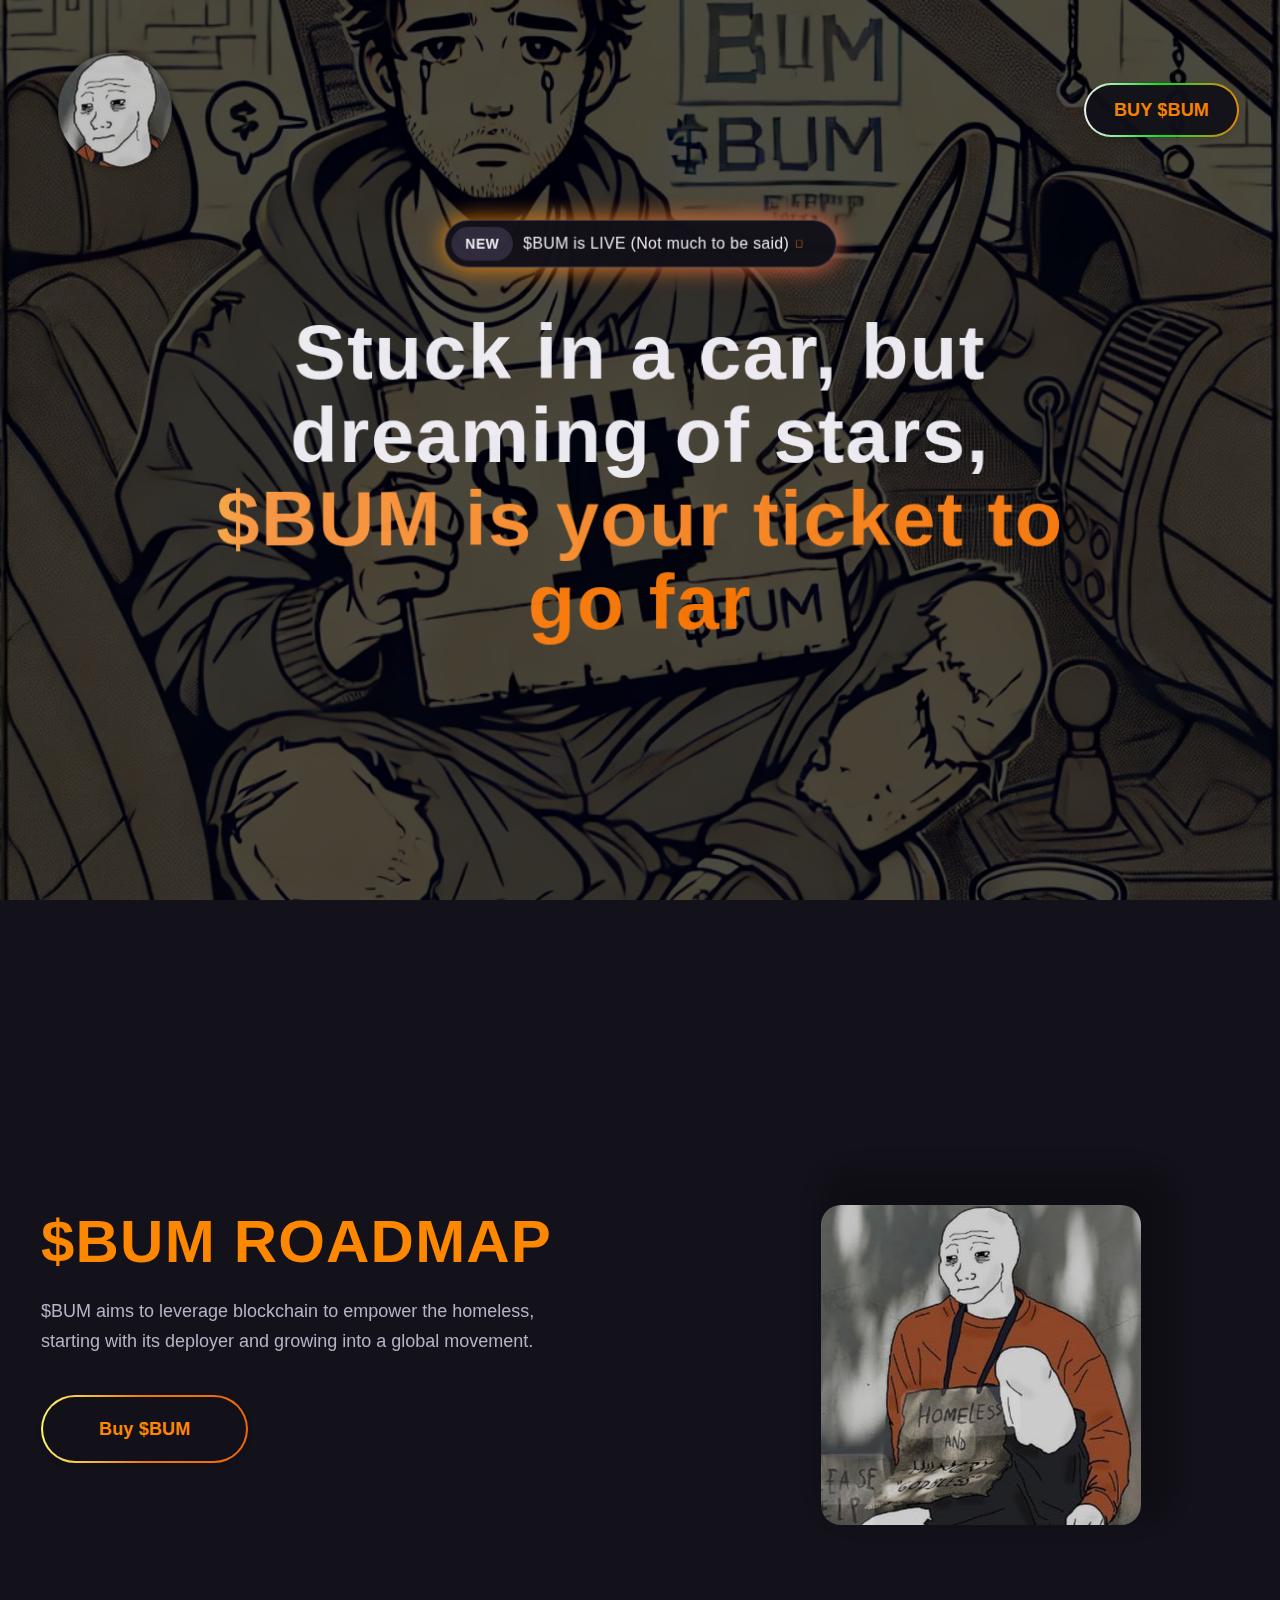
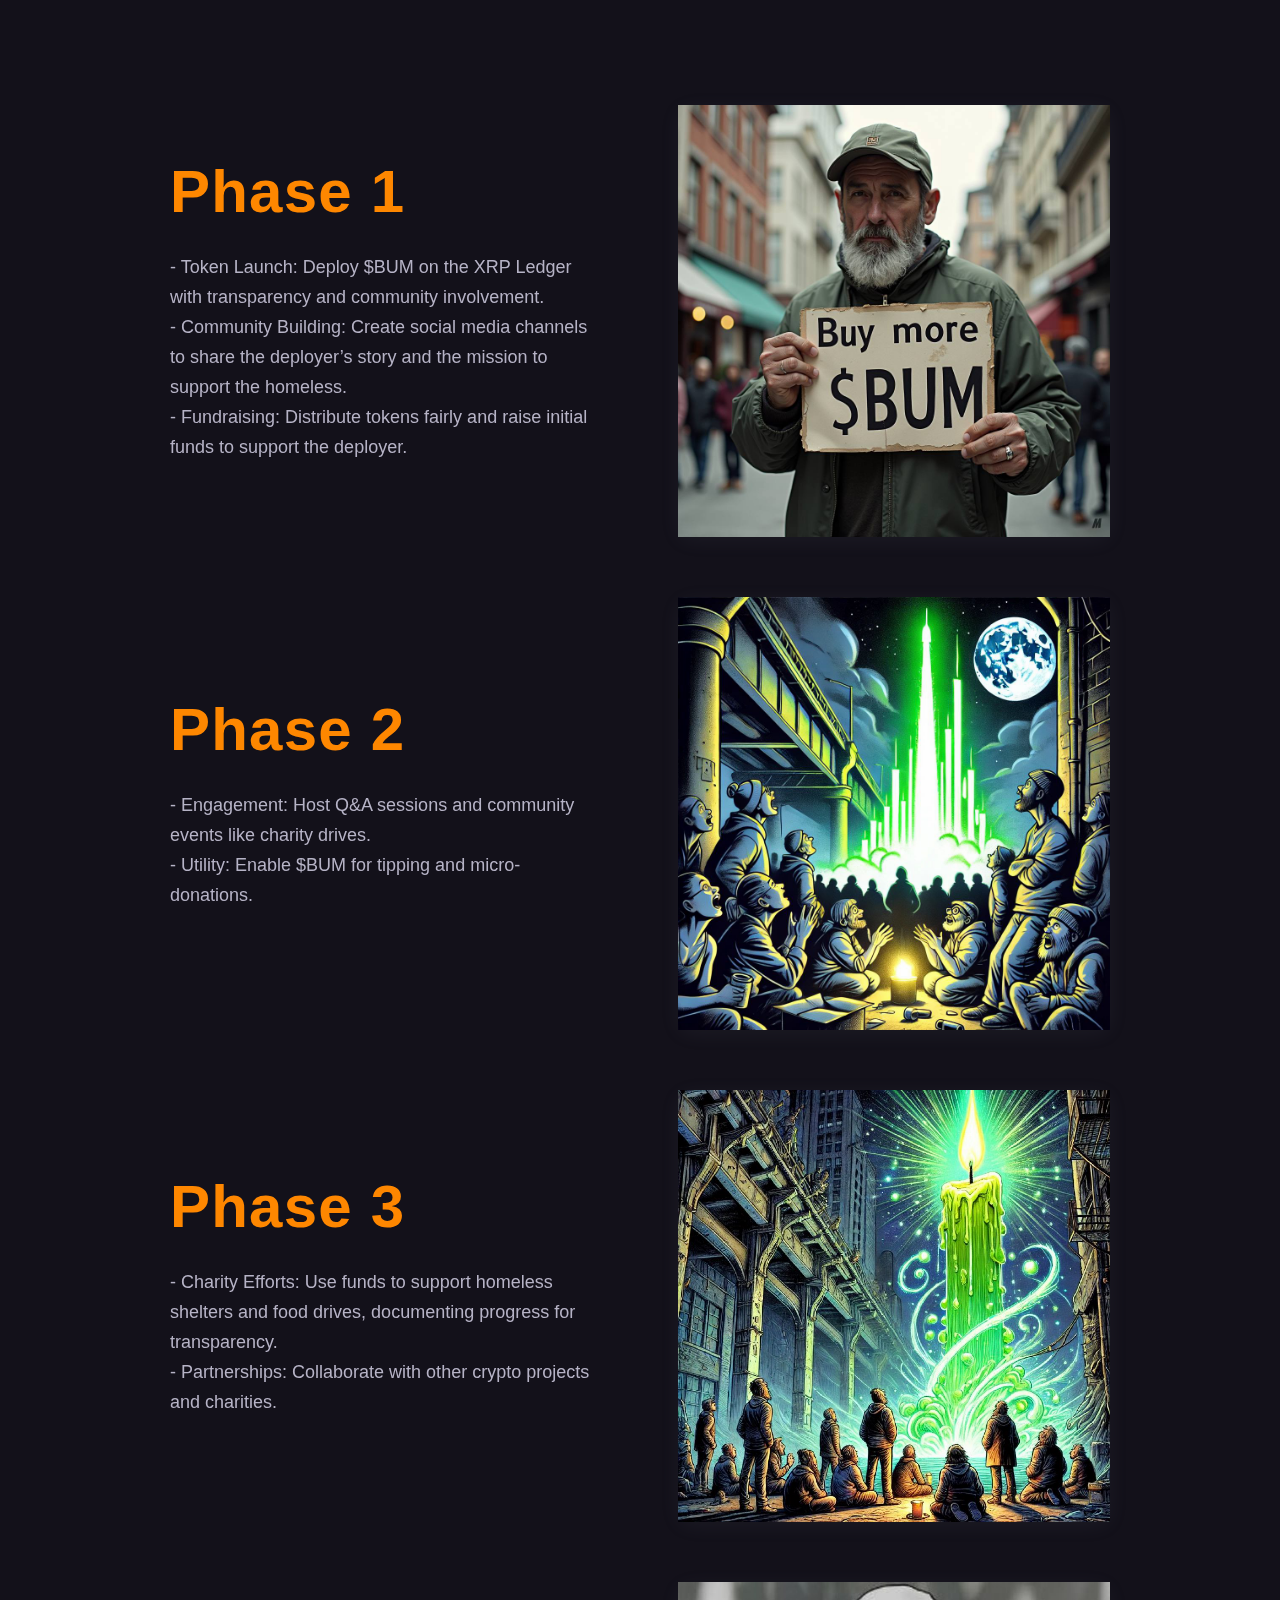
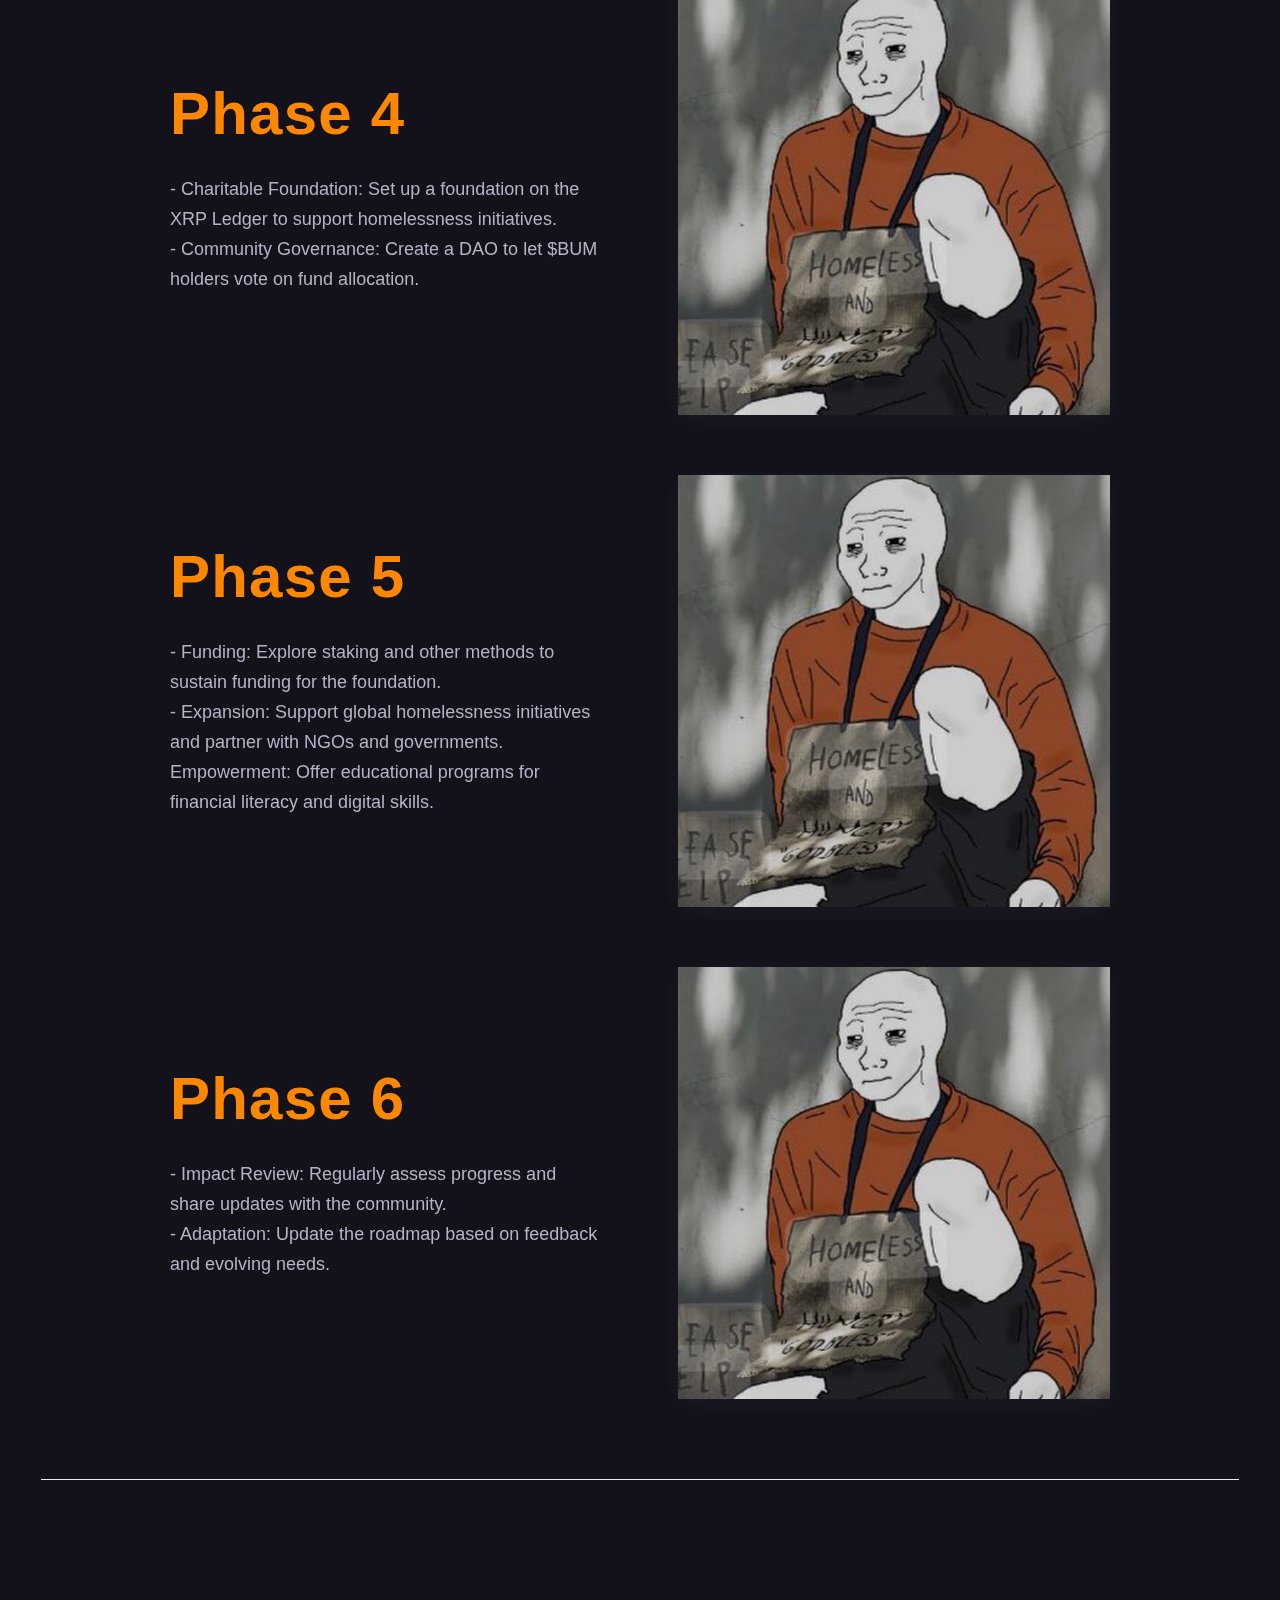
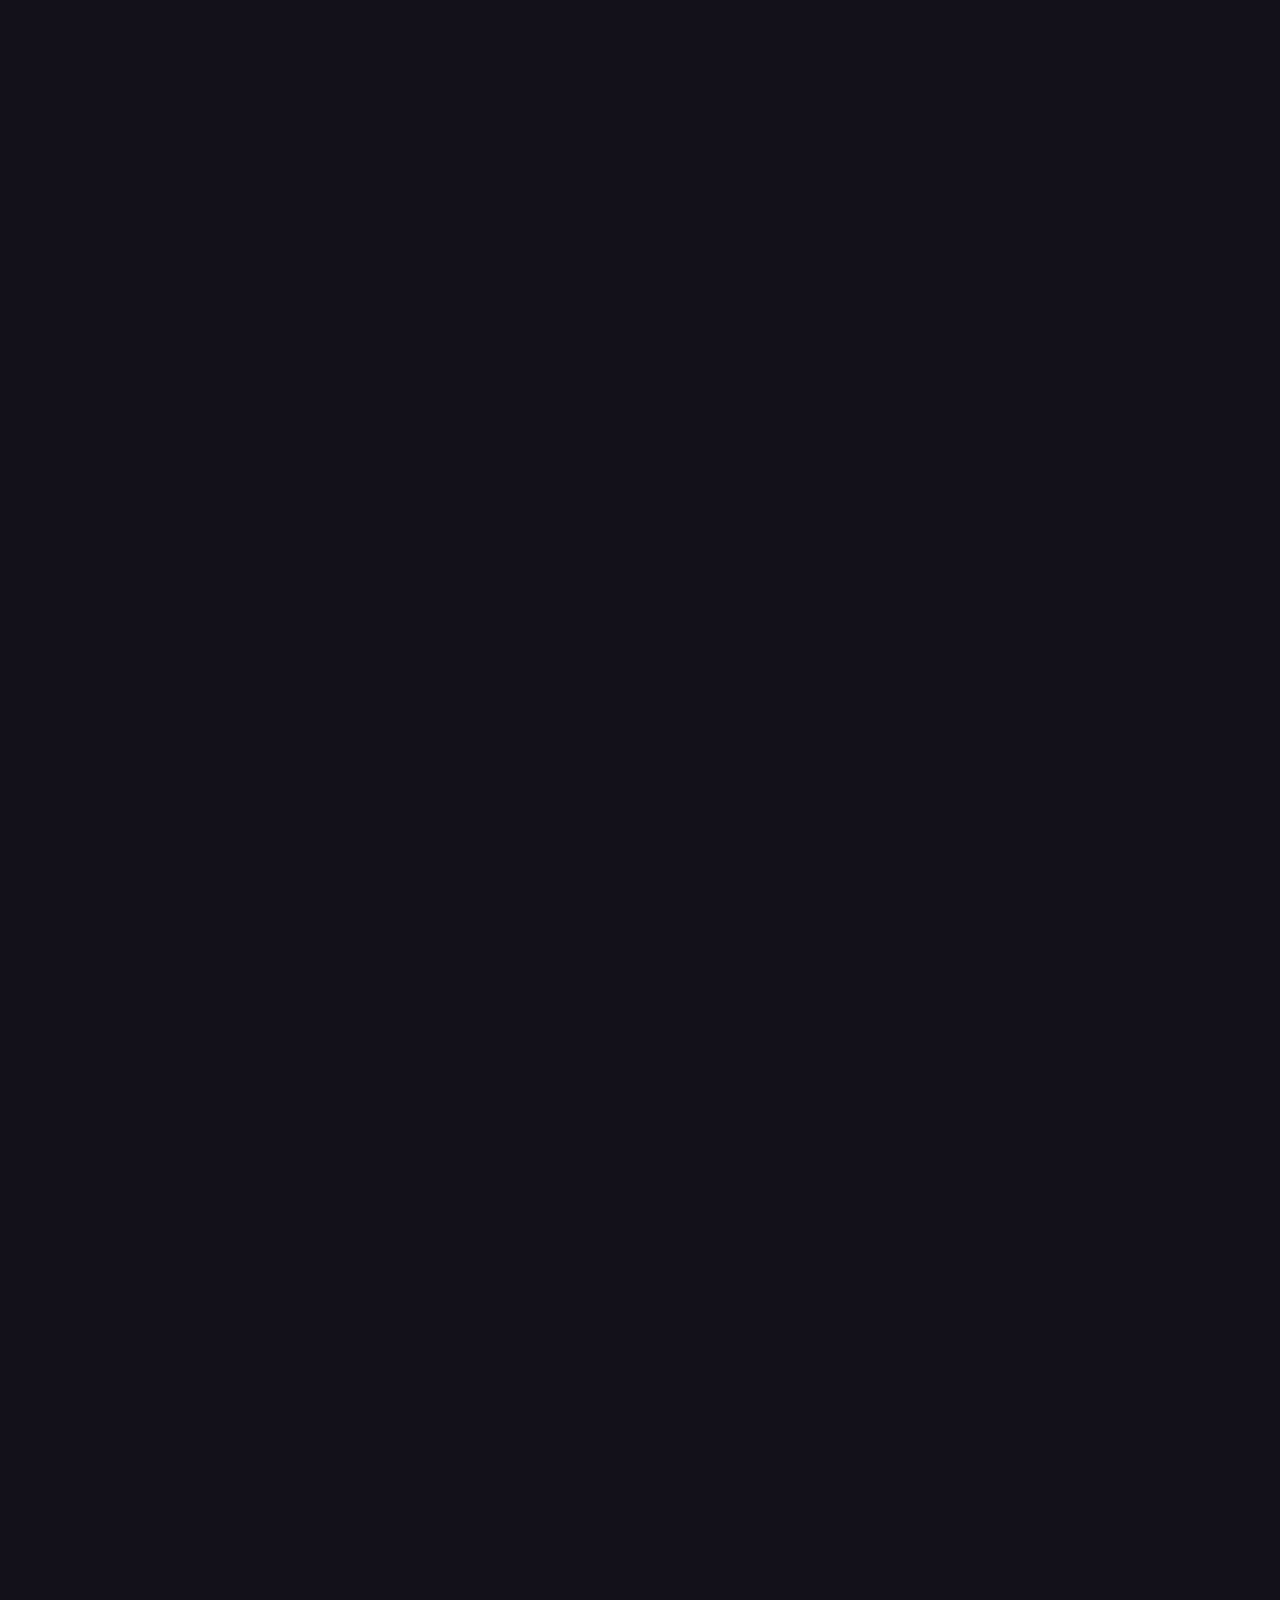
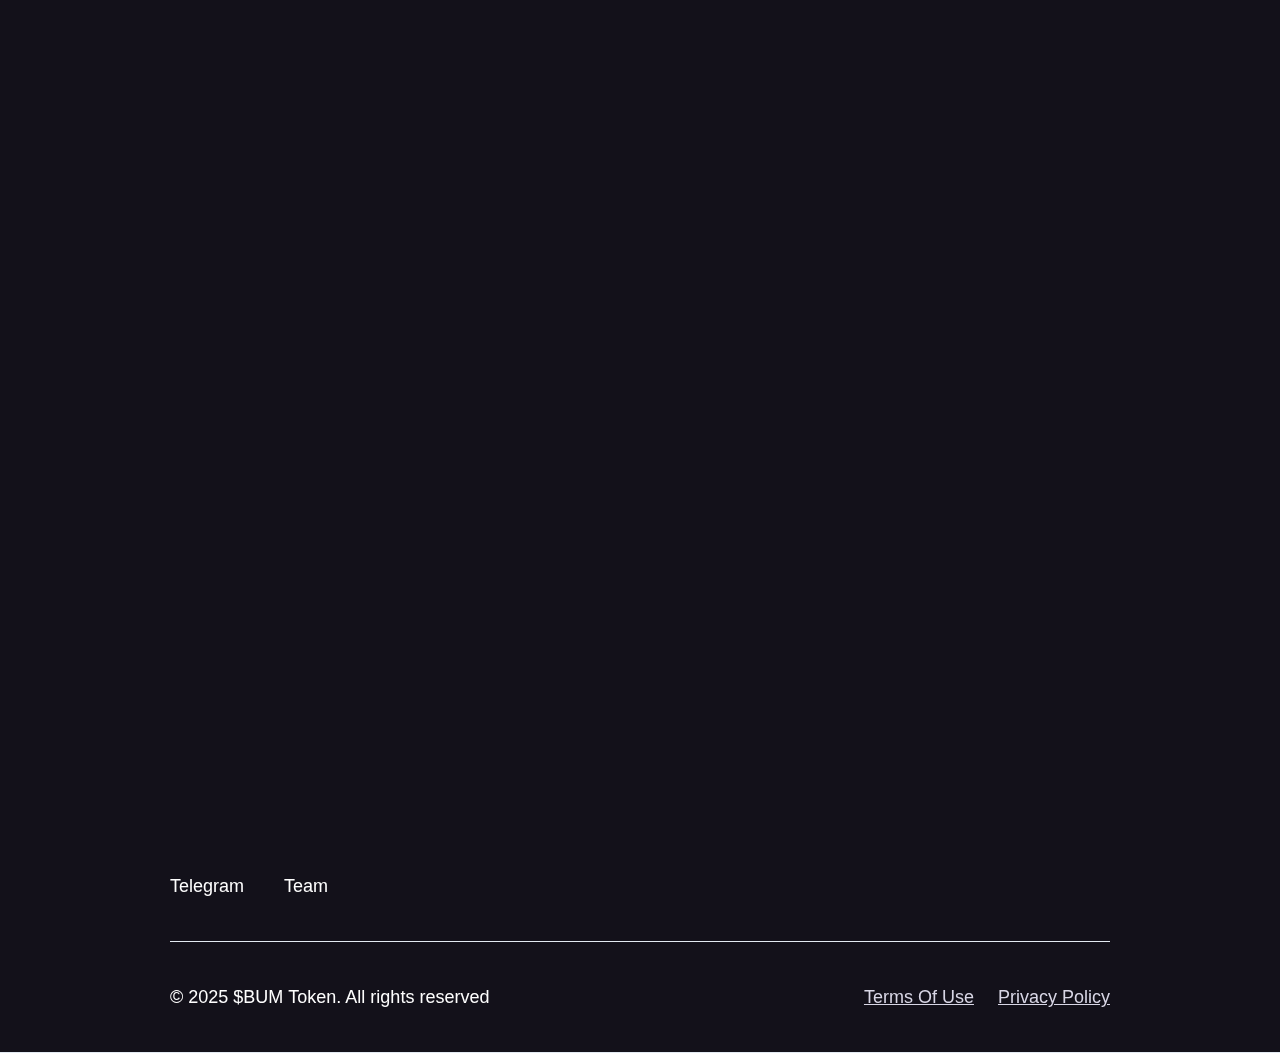
<file: index.html>
<!DOCTYPE html>
<!-- Last Published: Thu Dec 19 2024 19:36:40 GMT+0000 (Coordinated Universal Time) -->
<html data-wf-domain="" data-wf-page="6733007aeb4a9195aace86ba" data-wf-site="6733007aeb4a9195aace85a4" lang="en">

<!-- Mirrored from 127.0.0.1:5500/index.html by HTTrack Website Copier/3.x [XR&CO'2014], Tue, 14 Jan 2025 00:06:54 GMT -->
<!-- Added by HTTrack -->

<!-- Mirrored from bum-five.vercel.app/ by HTTrack Website Copier/3.x [XR&CO'2014], Thu, 30 Jan 2025 22:06:47 GMT -->
<!-- Added by HTTrack --><meta http-equiv="content-type" content="text/html;charset=utf-8" /><!-- /Added by HTTrack -->
<meta http-equiv="content-type" content="text/html;charset=UTF-8" /><!-- /Added by HTTrack -->

<head>
    <meta charset="utf-8" />
    <title>BUM</title>
    <meta content="$BUM is a community driven token focused on building a better future for the homeless together.." name="description" />
    <meta content="BUM" property="og:title" />
    <meta content="$BUM is a community driven token focused on building a better future for the homeless together.." property="og:description" />
    <meta content="background.webp" property="og:image" />
    <meta content="BUM" property="twitter:title" />
    <meta content="$BUM - Buy Bum if you believe." property="twitter:description" />
    <meta content="background.webp" property="twitter:image" />
    <meta property="og:type" content="website" />
    <meta content="summary_large_image" name="twitter:card" />
    <meta content="width=device-width, initial-scale=1" name="viewport" />
    <link href="cdn.prod.website-files.com/6733007aeb4a9195aace85a4/css/occupy-mars-098e78.webflow.f111ff2a3.css"
        rel="stylesheet" type="text/css" />
    <link href="https://fonts.googleapis.com/" rel="preconnect" />
    <link href="https://fonts.gstatic.com/" rel="preconnect" crossorigin="anonymous" />
    <script src="ajax.googleapis.com/ajax/libs/webfont/1.6.26/webfont.js" type="text/javascript"></script>
    <script type="text/javascript">
        WebFont.load({
            google: {
                families: ["DM Sans:regular,500,700"]
            }
        });
    </script>
    <script type="text/javascript">
        !function (o, c) {
            var n = c.documentElement
                , t = " w-mod-";
            n.className += t + "js",
                ("ontouchstart" in o || o.DocumentTouch && c instanceof DocumentTouch) && (n.className += t + "touch")
        }(window, document);
    </script>
    <link href="image1.jpg"
        rel="shortcut icon" type="image/x-icon" />
    <link href="image5.jpg"
        rel="apple-touch-icon" />
    <style>
        .w-webflow-badge {
            display: none !important;
        }
    </style>
    <script type="text/javascript">
        window.__WEBFLOW_CURRENCY_SETTINGS = {
            "currencyCode": "USD",
            "symbol": "$",
            "decimal": ".",
            "fractionDigits": 2,
            "group": ",",
            "template": "{{wf {\"path\":\"symbol\",\"type\":\"PlainText\"} }} {{wf {\"path\":\"amount\",\"type\":\"CommercePrice\"} }} {{wf {\"path\":\"currencyCode\",\"type\":\"PlainText\"} }}",
            "hideDecimalForWholeNumbers": false
        };
    </script>
</head>

<body class="bg-neutral-800">
    <div style="opacity:0" class="page-wrapper">
        <div data-collapse="medium" data-animation="over-left" data-duration="400"
            data-w-id="58db7844-5919-d71b-dd74-2323ed8dffe9" data-easing="ease" data-easing2="ease" role="banner"
            class="header w-nav">
            <div class="container-default w-container">
                <div class="header-wrapper">
                    <div class="split-content header-right">
                        <a href="index-2.html" aria-current="page" class="brand w-nav-brand w--current">
                            <img sizes="(max-width: 479px) 130px, (max-width: 991px) 148px, (max-width: 1919px) 13vw, 148px"
                                srcset="logo.png 500w, logo.png 800w, logo.png 1080w" alt="" src="logo.png"
                                class="header-logo" />
                        </a>
                    </div>

                    <div class="split-content header-left">
                        <div class="button-primary-gradient header-button">
                            <a href="https://firstledger.net/token/rHvKWe58rfrsfoaWPvzcc2nWFiYsV1GhfX/BUM"
                                class="button-primary small-v2 w-button">BUY $BUM</a>
                        </div>
                        <div class="menu-button w-nav-button">
                            <div class="header-menu-button-icon-wrapper">
                                <div class="icon-wrapper">
                                    <div class="header-menu-button-icon-top"></div>
                                    <div class="header-menu-button-icon-medium"></div>
                                    <div class="header-menu-button-icon-bottom"></div>
                                </div>
                            </div>
                        </div>
                    </div>
                </div>
            </div>
        </div>
        <section class="section home-hero">
            <div class="background"></div>
            <div class="opacity"></div>
            <div class="container-medium-940px home-hero">
                <div data-w-id="448f5ead-3667-0bad-b1a4-a6038870800b"
                    style="-webkit-transform:translate3d(0, 40%, 0) scale3d(0.8, 0.8, 1) rotateX(0) rotateY(0) rotateZ(0) skew(0, 0);-moz-transform:translate3d(0, 40%, 0) scale3d(0.8, 0.8, 1) rotateX(0) rotateY(0) rotateZ(0) skew(0, 0);-ms-transform:translate3d(0, 40%, 0) scale3d(0.8, 0.8, 1) rotateX(0) rotateY(0) rotateZ(0) skew(0, 0);transform:translate3d(0, 40%, 0) scale3d(0.8, 0.8, 1) rotateX(0) rotateY(0) rotateZ(0) skew(0, 0);opacity:0"
                    class="home-hero-featured-message-wrapper">
                    <div class="home-hero-featured-message-content">
                        <a data-w-id="5747d66c-b4ac-690f-6026-662ab3648be2" href="https://t.me/tannerhomeless"
                            class="home-hero-featured-message-link w-inline-block">
                            <div class="home-hero-featured-message-tag">New</div>
                            <div class="home-hero-featured-message-text">$BUM is LIVE (Not much to be said)</div>
                            <div class="home-hero-featured-message-icon"></div>
                        </a>
                        <div class="home-hero-featured-message-blur"></div>
                    </div>
                </div>
                <h1 data-w-id="abc7287a-ad94-a3ec-8716-36750d55fc4e"
                    style="-webkit-transform:translate3d(0, 40%, 0) scale3d(0.8, 0.8, 1) rotateX(0) rotateY(0) rotateZ(0) skew(0, 0);-moz-transform:translate3d(0, 40%, 0) scale3d(0.8, 0.8, 1) rotateX(0) rotateY(0) rotateZ(0) skew(0, 0);-ms-transform:translate3d(0, 40%, 0) scale3d(0.8, 0.8, 1) rotateX(0) rotateY(0) rotateZ(0) skew(0, 0);transform:translate3d(0, 40%, 0) scale3d(0.8, 0.8, 1) rotateX(0) rotateY(0) rotateZ(0) skew(0, 0);opacity:0"
                    class="display-1 home-hero">
                    Stuck in a car, but dreaming of stars,
                    <span class="text-color-accent"> $BUM is your ticket to go far </span>
                </h1>
                <p data-w-id="749e645b-3b65-110f-471d-f6af6dfbc601"
                    style="-webkit-transform:translate3d(0, 40px, 0) scale3d(1, 1, 1) rotateX(0) rotateY(0) rotateZ(0) skew(0, 0);-moz-transform:translate3d(0, 40px, 0) scale3d(1, 1, 1) rotateX(0) rotateY(0) rotateZ(0) skew(0, 0);-ms-transform:translate3d(0, 40px, 0) scale3d(1, 1, 1) rotateX(0) rotateY(0) rotateZ(0) skew(0, 0);transform:translate3d(0, 40px, 0) scale3d(1, 1, 1) rotateX(0) rotateY(0) rotateZ(0) skew(0, 0);opacity:0"
                    class="paragraph-large home-hero">– or at least, to the moon!</p>
                <div data-w-id="b1ff49e2-6272-bd33-f83d-82e4206a6d65"
                    style="-webkit-transform:translate3d(0, 40px, 0) scale3d(1, 1, 1) rotateX(0) rotateY(0) rotateZ(0) skew(0, 0);-moz-transform:translate3d(0, 40px, 0) scale3d(1, 1, 1) rotateX(0) rotateY(0) rotateZ(0) skew(0, 0);-ms-transform:translate3d(0, 40px, 0) scale3d(1, 1, 1) rotateX(0) rotateY(0) rotateZ(0) skew(0, 0);transform:translate3d(0, 40px, 0) scale3d(1, 1, 1) rotateX(0) rotateY(0) rotateZ(0) skew(0, 0);opacity:0"
                    class="_2-buttons-wrapper">
                    <div class="button-primary-gradient _2-buttons">
                        <a href="https://t.me/tannerhomeless" class="button-primary w-button">Join the Mission</a>
                    </div>
                    <a href="https://firstledger.net/token/rHvKWe58rfrsfoaWPvzcc2nWFiYsV1GhfX/BUM"
                        class="button-secondary _2-buttons w-button">Buy $BUM</a>
                </div>
            </div>

        </section>
        <!--    <section class="section home-features">
                <div data-w-id="62f6c10d-ee2c-bcd9-13a2-11c6d148edf6" style="opacity:0" class="container-medium-756px home-features">
                    <h2>
                        The Token of Visionaries
                    </h2>
                    <p class="paragraph home-features">We are stepping into a new era of space exploration, where boundaries are being pushed thanks to innovation and visionary leaders. Our token, built on the XRP blockchain, is more than just a memecoin – it’s a symbol of faith in a future where Elon Musk leads humanity to conquer Mars.
                        This token is more than a cryptocurrency. It brings together a community of dreamers, tech enthusiasts, and those who believe in the power of transformative ideas. Our project celebrates imagination and the pursuit of the impossible – values that drive Musk and his mission to colonize Mars.

The token stands out due to the reliability of the XRP network, ensuring fast and low-cost transactions, perfect for a global community. Our goal is to build a community of investors who share a belief in the future of space exploration and want to be part of this thrilling journey.<br><br>
<br><br>
The value of our token lies in its uniqueness – not only does it symbolize a vision of the future, but it also offers growth potential through an engaged community and increasing interest in space exploration. By purchasing this token, you are investing in a project that reflects the limitless possibilities of the human spirit and the potential of blockchain technology.<br><br>

Join us today and be part of a story that is just beginning. Elon Musk will conquer Mars – and together with him, we will rise to new heights!
                    </p>
                </div>
                
            </section>
           
            <section class="section home-steps">
                <div class="container-default w-container">
                    <div class="home-steps-wrapper">
                        <div class="split-content home-steps-left">
                            <h2>How to buy MARS Ecosystem</h2>
                            <p class="paragraph home-steps">Set up an XRP wallet, fund it with XRP, and swap for $BUM on a supported DEX to join the mission!</p>
                        </div>
                        <div class="split-content home-steps-right">
                            <div class="w-layout-grid home-steps-grid">
                                <div data-w-id="5ca80c16-ab7b-99c2-0c1a-a77b0e738a53" style="-webkit-transform:translate3d(0, 40px, 0) scale3d(1, 1, 1) rotateX(0) rotateY(0) rotateZ(0) skew(0, 0);-moz-transform:translate3d(0, 40px, 0) scale3d(1, 1, 1) rotateX(0) rotateY(0) rotateZ(0) skew(0, 0);-ms-transform:translate3d(0, 40px, 0) scale3d(1, 1, 1) rotateX(0) rotateY(0) rotateZ(0) skew(0, 0);transform:translate3d(0, 40px, 0) scale3d(1, 1, 1) rotateX(0) rotateY(0) rotateZ(0) skew(0, 0);opacity:0" class="card home-step">
                                    <div class="card-home-step-content">
                                        <div class="title h3-size card-home-step-number">1</div>
                                        <h3 class="title card-home-step">Buy $BUM Token</h3>
                                        <p class="paragraph card-home-step">
                                            You can buy $BUM Token on First Ledger, Sniper Bot or any of the many Telegram Trading Bots. Please use the official contract address for the $BUM token. <br/>
                                            <br/>
                                            <a href="https://firstledger.net/token/r4tMrJRDmYtpFHYSqHvE2h42KonKxH1kzH/4D61727358525000000000000000000000000000?ref=2G5SqiuEIZpG">First Ledger Link</a>
                                            to official $BUM Token.
                                        </p>
                                    </div>
                                    <div class="image-wrapper card-home-step">
                                        <img src="elon.jpg" loading="eager" sizes="(max-width: 479px) 92vw, (max-width: 767px) 93vw, (max-width: 991px) 40vw, (max-width: 1919px) 26vw, 318.1875px" alt="" class="image card-home-step"/>
                                    </div>
                                </div>
                                <div data-w-id="66be55b7-13bf-9864-46c3-3b493748a167" style="-webkit-transform:translate3d(0, 40px, 0) scale3d(1, 1, 1) rotateX(0) rotateY(0) rotateZ(0) skew(0, 0);-moz-transform:translate3d(0, 40px, 0) scale3d(1, 1, 1) rotateX(0) rotateY(0) rotateZ(0) skew(0, 0);-ms-transform:translate3d(0, 40px, 0) scale3d(1, 1, 1) rotateX(0) rotateY(0) rotateZ(0) skew(0, 0);transform:translate3d(0, 40px, 0) scale3d(1, 1, 1) rotateX(0) rotateY(0) rotateZ(0) skew(0, 0);opacity:0" class="card home-step">
                                    <div class="card-home-step-content">
                                        <div class="title h3-size card-home-step-number">2</div>
                                        <h3 class="title card-home-step">Participate in Giveaways</h3>
                                        <p class="paragraph card-home-step">
                                            You can win $BUM token on X through our giveaways follow our X account here<a href="https://x.com/BUM">BUM</a>
                                            .
                                        </p>
                                    </div>
                                    <div class="image-wrapper card-home-step">
                                        <img src="comm.jpg" loading="eager" sizes="(max-width: 479px) 92vw, (max-width: 767px) 93vw, (max-width: 991px) 40vw, (max-width: 1919px) 26vw, 318.1875px"  alt="" class="image card-home-step"/>
                                    </div>
                                </div>
                               
                            </div>
                            <div class="bg-gradient-blur-wrapper home-steps">
                                <div class="bg-gradient-blur-circle-3 pink"></div>
                                <div class="bg-gradient-blur-circle-2 blue"></div>
                                <div class="bg-gradient-blur-circle-1 purple"></div>
                            </div>
                        </div>
                    </div>
                </div>
                   </section>
            <section class="section cta-last">
                <div class="container-default w-container">
                    <div class="cta-card-wrapper">
                        <div data-w-id="8848cb72-b24b-fd5b-4a1b-312ad063e45c" class="card cta">
                            <h2 class="title card-cta">Choose how you want to participate.</h2>
                            <div class="_2-buttons-wrapper">
                                <a href="https://x.com/BUM" class="button-primary button-white _2-buttons w-button">Join Twitter</a>
                                <a href="https://t.me/BUM" class="button-secondary button-white-outline _2-buttons w-button">Join Telegram</a>
                            </div>
                        </div>
                        <div data-w-id="8848cb72-b24b-fd5b-4a1b-312ad063e464" class="cta-gradient-blur"></div>
                    </div>
                </div>-->
        <section class="section integrations-hero">
            <div class="container-default integrations-hero w-container">
                <div class="integrations-hero-wrapper">
                    <div class="integrations-hero-content">
                        <h1 data-w-id="a082c97a-00c4-8399-0856-af128d88d7d0"
                            style="transform: translate3d(0px, 0%, 0px) scale3d(1, 1, 1) rotateX(0deg) rotateY(0deg) rotateZ(0deg) skew(0deg, 0deg); opacity: 1; transform-style: preserve-3d;"
                            class="title integrations-hero">$BUM&nbsp;ROADMAP</h1>
                        <p data-w-id="6e6a2d1b-ff09-ec79-4d38-108618726cd8"
                            style="transform: translate3d(0px, 0px, 0px) scale3d(1, 1, 1) rotateX(0deg) rotateY(0deg) rotateZ(0deg) skew(0deg, 0deg); opacity: 1; transform-style: preserve-3d;"
                            class="paragraph integrations-hero">$BUM aims to leverage blockchain to empower the homeless, starting with its deployer and growing into a global movement.</p>
                        <div data-w-id="e3133bcc-a829-9a85-b193-8bcb465dc444"
                            style="transform: translate3d(0px, 0px, 0px) scale3d(1, 1, 1) rotateX(0deg) rotateY(0deg) rotateZ(0deg) skew(0deg, 0deg); opacity: 1; transform-style: preserve-3d;"
                            class="_2-buttons-wrapper integrations-hero">
                            <div class="button-primary-gradient _2-buttons"><a
                                    href="https://dexscreener.com/xrpl/bum.rhvkwe58rfrsfoawpvzcc2nwfiysv1ghfx_xrp"
                                    target="_blank" class="button-primary w-button">Buy $BUM</a></div>
                        </div>
                    </div>
                    <div data-w-id="acc832cd-cc43-5a6b-61e9-ac7da760a874"
                        style="transform: translate3d(0px, 0%, 0px) scale3d(1, 1, 1) rotateX(0deg) rotateY(0deg) rotateZ(0deg) skew(0deg, 0deg); opacity: 1; transform-style: preserve-3d;"
                        class="integrations-hero-images-main-wrapper"><img
                            src="image1.jpg"
                            loading="eager"
                            sizes="(max-width: 479px) 93vw, (max-width: 767px) 90vw, (max-width: 991px) 702.71875px, (max-width: 1919px) 50vw, 628.4375px"
                            srcset="image1.jpg 500w, image1.jpg 800w, image1.jpg 1080w, image1.jpg 1280w"
                            alt="" class="image integrations-hero"></div>
                </div>
              
            </div>
        </section>
        <section id="integrations" class="section integrations">
            <div class="container-default integrations w-container">
                
                <section class="hero-heading-left">
                    <div class="container">
                        <div class="hero-wrapper">
                            <div class="hero-split">
                                <h1>Phase 1</h1>
                                <p class="margin-bottom-24px">- Token Launch: Deploy $BUM on the XRP Ledger with transparency and community involvement. 
                                    <br>- Community Building: Create social media channels to share the deployer’s story and the mission to support the homeless. <br>- Fundraising: Distribute tokens fairly and raise initial funds to support the deployer.&zwj;</p>
                            </div>
                            <div class="hero-split"><img
                                    src="image2.jpg"
                                    loading="lazy"
                                    sizes="(max-width: 479px) 87vw, (max-width: 767px) 90vw, (max-width: 991px) 86vw, (max-width: 1919px) 41vw, 432.390625px"
                                    alt="" class="shadow-two"></div>
                        </div>
                        <div class="hero-wrapper">
                            <div class="hero-split">
                                <h1>Phase 2</h1>
                                <p class="margin-bottom-24px">- Engagement: Host Q&A sessions and community events like charity drives.<br>- Utility: Enable $BUM for tipping and micro-donations.&zwj;</p>
                            </div>
                            <div class="hero-split"><img
                                    src="image3.jpg"
                                    loading="lazy"
                                    sizes="(max-width: 479px) 87vw, (max-width: 767px) 90vw, (max-width: 991px) 86vw, (max-width: 1919px) 41vw, 432.375px"
                                    alt="" class="shadow-two"></div>
                        </div>
                        <div class="hero-wrapper">
                            <div class="hero-split">
                                <h1>Phase 3</h1>
                                <p class="margin-bottom-24px">- Charity Efforts: Use funds to support homeless shelters and food drives, documenting progress for transparency.
                                    <br>- Partnerships: Collaborate with other crypto projects and charities.
                                   &zwj;</p>
                            </div>
                            <div class="hero-split"><img
                                    src="image4.jpg"
                                    loading="lazy"
                                    sizes="(max-width: 479px) 87vw, (max-width: 767px) 90vw, (max-width: 991px) 86vw, (max-width: 1919px) 41vw, 432.390625px"
                                    alt="" class="shadow-two"></div>
                        </div>
                        <div class="hero-wrapper">
                            <div class="hero-split">
                                <h1>Phase 4</h1>
                                <p class="margin-bottom-24px">- Charitable Foundation: Set up a foundation on the XRP Ledger to support homelessness initiatives.<br>- Community Governance: Create a DAO to let $BUM holders vote on fund allocation.
                                    &zwj;</p>
                            </div>
                            <div class="hero-split"><img
                                    src="image5.jpg"
                                    loading="lazy"
                                    sizes="(max-width: 479px) 87vw, (max-width: 767px) 90vw, (max-width: 991px) 86vw, (max-width: 1919px) 41vw, 432.390625px"
                                    alt="" class="shadow-two"></div>
                        </div>
                        <div class="hero-wrapper">
                            <div class="hero-split">
                                <h1>Phase 5</h1>
                                <p class="margin-bottom-24px">- Funding: Explore staking and other methods to sustain funding for the foundation.<br>- Expansion: Support global homelessness initiatives and partner with NGOs and governments.<br>Empowerment: Offer educational programs for financial literacy and digital skills.
                                    &zwj;</p>
                            </div>
                            <div class="hero-split"><img
                                    src="image5.jpg"
                                    loading="lazy"
                                    sizes="(max-width: 479px) 87vw, (max-width: 767px) 90vw, (max-width: 991px) 86vw, (max-width: 1919px) 41vw, 432.390625px"
                                    alt="" class="shadow-two"></div>
                        </div>
                        <div class="hero-wrapper">
                            <div class="hero-split">
                                <h1>Phase 6</h1>
                                <p class="margin-bottom-24px">- Impact Review: Regularly assess progress and share updates with the community.<br>- Adaptation: Update the roadmap based on feedback and evolving needs.
                                    &zwj;</p>
                            </div>
                            <div class="hero-split"><img
                                    src="image5.jpg"
                                    loading="lazy"
                                    sizes="(max-width: 479px) 87vw, (max-width: 767px) 90vw, (max-width: 991px) 86vw, (max-width: 1919px) 41vw, 432.390625px"
                                    alt="" class="shadow-two"></div>
                        </div>
                    </div>
                </section>
            </div>
        </section>
        <section class="section home-features">
            <div data-w-id="62f6c10d-ee2c-bcd9-13a2-11c6d148edf6" style="opacity:0" class="container-medium-756px home-features">
                <h2>
                    Packed with <span class="text-no-wrap">Legendary Milestones</span>
                </h2>
                <p class="paragraph home-features">
                    $BUM isn't just a token, it’s a journey. Every milestone hit unlocks a new chapter in the legend of The Dev, proving that anything is possible when the community rallies together.
                </p>
            </div>
            <div class="container-default home-features w-container">
                <div data-w-id="909bc8a8-d9e5-ae08-baba-bddf5ff15df3" style="opacity:0" class="w-layout-grid home-features-grid">
                    <div class="card home-feature">
                        <h3 class="title card-home-feature">$100K - Dev Takes a Shower ✅</h3>
                        <p class="paragraph card-home-feature">The first step to greatness starts with the basics. After weeks in the trenches, the dev finally touches water.</p>
                    </div>
                    <div class="card home-feature">
                        <h3 class="title card-home-feature">$150K - Dev Fills Up a Tank of Gas ✅</h3>
                        <p class="paragraph card-home-feature">No more walking everywhere. Dev’s got wheels again. Where to? Probably back to the grind.</p>
                    </div>
                    <div class="card home-feature">
                        <h3 class="title card-home-feature">$200K - Dev Gets Denny’s ✅</h3>
                        <p class="paragraph card-home-feature">A well-deserved Grand Slam feast. Fueling up for the next leg of the $BUM revolution.</p>
                    </div>
                    <div class="card home-feature">
                        <h3 class="title card-home-feature">$420K - Dev Smokes a Joint ✅</h3>
                        <p class="paragraph card-home-feature">A legendary moment in crypto culture. A puff to celebrate the hustle.</p>
                    </div>
                    <div class="card home-feature">
                        <h3 class="title card-home-feature">$450K - Dev Starts a YouTube ✅</h3>
                        <p class="paragraph card-home-feature">Time to share the wisdom. A channel dedicated to $BUM, memes, and moon missions.</p>
                    </div>
                    <div class="card home-feature">
                        <h3 class="title card-home-feature">$500K - Dev Gets a Hotel Room ✅</h3>
                        <p class="paragraph card-home-feature">Goodbye couch-surfing, hello temporary luxury. Might even get room service.</p>
                    </div>
                    <div class="card home-feature">
                        <h3 class="title card-home-feature">$600K - Dev Gets "$BUM" Tat on His Bum ✅</h3>
                        <p class="paragraph card-home-feature">A permanent reminder that the grind never stops.</p>
                    </div>
                    <div class="card home-feature">
                        <h3 class="title card-home-feature">$700K - Dev Goes Skydiving 🔜</h3>
                        <p class="paragraph card-home-feature">Because $BUM is going airborne, and so is the dev.</p>
                    </div>
                    <div class="card home-feature">
                        <h3 class="title card-home-feature">$750K - Dev Pays His Bills 🔜</h3>
                        <p class="paragraph card-home-feature">Financial freedom starts here. $BUM makes it possible.</p>
                    </div>
                    <div class="card home-feature">
                        <h3 class="title card-home-feature">$1M - Dev Buys a Laptop</h3>
                        <p class="paragraph card-home-feature">The cycle is complete. From zero to hero, and now—back to BUILD.</p>
                    </div>
                </div>
            </div>
        </section>
        <div class="container-default home-hero w-container">
            <div data-w-id="1535d204-b8f5-78ad-1998-57322399a3bd" style="-webkit-transform:translate3d(0, 40px, 0) scale3d(1, 1, 1) rotateX(0) rotateY(0) rotateZ(0) skew(0, 0);-moz-transform:translate3d(0, 40px, 0) scale3d(1, 1, 1) rotateX(0) rotateY(0) rotateZ(0) skew(0, 0);-ms-transform:translate3d(0, 40px, 0) scale3d(1, 1, 1) rotateX(0) rotateY(0) rotateZ(0) skew(0, 0);transform:translate3d(0, 40px, 0) scale3d(1, 1, 1) rotateX(0) rotateY(0) rotateZ(0) skew(0, 0);opacity:0" class="home-hero-images-wrapper">
                <img src="dev2.jpg" loading="eager" width="50%"  alt="" class="image home-hero-1"/>
                <img src="dev1.jpg" loading="eager" alt="Investor App - Dark X Webflow Template" class="image home-hero-2"/>
                <img src="dev3.jpg" loading="eager" alt="Investor App - Dark X Webflow Template" class="image home-hero-3"/>
            </div>
        </div>
        <section id="" class="footer-subscribe">
            <div class="container-2">

                <div class="footer-wrapper-three">
                    <div class="footer-block-three">
                        <a href="#" class="footer-link-three">Telegram</a>
                        <a href="#" class="footer-link-three">Team</a>

                    </div>
                </div>
                <div class="footer-divider-two"></div>
                <div class="footer-bottom">
                    <div class="footer-copyright">© 2025 $BUM Token. All rights reserved</div>
                    <div class="footer-legal-block">
                        <a href="#" class="footer-legal-link">Terms Of Use</a>
                        <a href="#" class="footer-legal-link">Privacy Policy</a>
                    </div>
                </div>
            </div>
        </section>
        </section>
    </div>
    <script src="d3e54v103j8qbb.cloudfront.net/js/jquery-3.5.1.min.dc5e7f18c860126012.js?site=6733007aeb4a9195aace85a4"
        type="text/javascript" integrity="sha256-9/aliU8dGd2tb6OSsuzixeV4y/faTqgFtohetphbbj0="
        crossorigin="anonymous"></script>
    <script src="cdn.prod.website-files.com/6733007aeb4a9195aace85a4/js/webflow.2450f0f73846bae7afbe4740eb65a7e1.js"
        type="text/javascript"></script>
    <!-- Code injected by live-server -->
    <script>
        // <![CDATA[  <-- For SVG support
        if ('WebSocket' in window) {
            (function () {
                function refreshCSS() {
                    var sheets = [].slice.call(document.getElementsByTagName("link"));
                    var head = document.getElementsByTagName("head")[0];
                    for (var i = 0; i < sheets.length; ++i) {
                        var elem = sheets[i];
                        var parent = elem.parentElement || head;
                        parent.removeChild(elem);
                        var rel = elem.rel;
                        if (elem.href && typeof rel != "string" || rel.length == 0 || rel.toLowerCase() == "stylesheet") {
                            var url = elem.href.replace(/(&|\?)_cacheOverride=\d+/, '');
                            elem.href = url + (url.indexOf('?') >= 0 ? '&' : '?') + '_cacheOverride=' + (new Date().valueOf());
                        }
                        parent.appendChild(elem);
                    }
                }
                var protocol = window.location.protocol === 'http:' ? 'ws://' : 'wss://';
                var address = protocol + window.location.host + window.location.pathname + '/ws';
                var socket = new WebSocket(address);
                socket.onmessage = function (msg) {
                    if (msg.data == 'reload') window.location.reload();
                    else if (msg.data == 'refreshcss') refreshCSS();
                };
                if (sessionStorage && !sessionStorage.getItem('IsThisFirstTime_Log_From_LiveServer')) {
                    console.log('Live reload enabled.');
                    sessionStorage.setItem('IsThisFirstTime_Log_From_LiveServer', true);
                }
            })();
        }
        else {
            console.error('Upgrade your browser. This Browser is NOT supported WebSocket for Live-Reloading.');
        }
        // ]]>
    </script>
</body>

<!-- Mirrored from 127.0.0.1:5500/index.html by HTTrack Website Copier/3.x [XR&CO'2014], Tue, 14 Jan 2025 00:08:09 GMT -->


<!-- Mirrored from bum-five.vercel.app/ by HTTrack Website Copier/3.x [XR&CO'2014], Thu, 30 Jan 2025 22:06:54 GMT -->
</html>
</file>
<file: cdn.prod.website-files.com/6733007aeb4a9195aace85a4/css/occupy-mars-098e78.webflow.f111ff2a3.css>
html {
  -webkit-text-size-adjust: 100%;
  -ms-text-size-adjust: 100%;
  font-family: sans-serif;
}

body {
  margin: 0;
}

article, aside, details, figcaption, figure, footer, header, hgroup, main, menu, nav, section, summary {
  display: block;
}

audio, canvas, progress, video {
  vertical-align: baseline;
  display: inline-block;
}

audio:not([controls]) {
  height: 0;
  display: none;
}

[hidden], template {
  display: none;
}

a {
  background-color: #0000;
}

a:active, a:hover {
  outline: 0;
}

abbr[title] {
  border-bottom: 1px dotted;
}

b, strong {
  font-weight: bold;
}

dfn {
  font-style: italic;
}

h1 {
  margin: .67em 0;
  font-size: 2em;
}

mark {
  color: #000;
  background: #ff0;
}

small {
  font-size: 80%;
}

sub, sup {
  vertical-align: baseline;
  font-size: 75%;
  line-height: 0;
  position: relative;
}

sup {
  top: -.5em;
}

sub {
  bottom: -.25em;
}

img {
  border: 0;
}

svg:not(:root) {
  overflow: hidden;
}

hr {
  box-sizing: content-box;
  height: 0;
}

pre {
  overflow: auto;
}

code, kbd, pre, samp {
  font-family: monospace;
  font-size: 1em;
}

button, input, optgroup, select, textarea {
  color: inherit;
  font: inherit;
  margin: 0;
}

button {
  overflow: visible;
}

button, select {
  text-transform: none;
}

button, html input[type="button"], input[type="reset"] {
  -webkit-appearance: button;
  cursor: pointer;
}

button[disabled], html input[disabled] {
  cursor: default;
}

button::-moz-focus-inner, input::-moz-focus-inner {
  border: 0;
  padding: 0;
}

input {
  line-height: normal;
}

input[type="checkbox"], input[type="radio"] {
  box-sizing: border-box;
  padding: 0;
}

input[type="number"]::-webkit-inner-spin-button, input[type="number"]::-webkit-outer-spin-button {
  height: auto;
}

input[type="search"] {
  -webkit-appearance: none;
}

input[type="search"]::-webkit-search-cancel-button, input[type="search"]::-webkit-search-decoration {
  -webkit-appearance: none;
}

legend {
  border: 0;
  padding: 0;
}

textarea {
  overflow: auto;
}

optgroup {
  font-weight: bold;
}

table {
  border-collapse: collapse;
  border-spacing: 0;
}

td, th {
  padding: 0;
}

@font-face {
  font-family: webflow-icons;
  src: url("[data-uri]") format("truetype");
  font-weight: normal;
  font-style: normal;
}

[class^="w-icon-"], [class*=" w-icon-"] {
  speak: none;
  font-variant: normal;
  text-transform: none;
  -webkit-font-smoothing: antialiased;
  -moz-osx-font-smoothing: grayscale;
  font-style: normal;
  font-weight: normal;
  line-height: 1;
  font-family: webflow-icons !important;
}

.w-icon-slider-right:before {
  content: "";
}

.w-icon-slider-left:before {
  content: "";
}

.w-icon-nav-menu:before {
  content: "";
}

.w-icon-arrow-down:before, .w-icon-dropdown-toggle:before {
  content: "";
}

.w-icon-file-upload-remove:before {
  content: "";
}

.w-icon-file-upload-icon:before {
  content: "";
}

* {
  box-sizing: border-box;
}

html {
  height: 100%;
}

body {
  color: #333;
  background-color: #fff;
  min-height: 100%;
  margin: 0;
  font-family: Arial, sans-serif;
  font-size: 14px;
  line-height: 20px;
}

img {
  vertical-align: middle;
  max-width: 100%;
  display: inline-block;
}

html.w-mod-touch * {
  background-attachment: scroll !important;
}

.w-block {
  display: block;
}

.w-inline-block {
  max-width: 100%;
  display: inline-block;
}

.w-clearfix:before, .w-clearfix:after {
  content: " ";
  grid-area: 1 / 1 / 2 / 2;
  display: table;
}

.w-clearfix:after {
  clear: both;
}

.w-hidden {
  display: none;
}

.w-button {
  color: #fff;
  line-height: inherit;
  cursor: pointer;
  background-color: #3898ec;
  border: 0;
  border-radius: 0;
  padding: 9px 15px;
  text-decoration: none;
  display: inline-block;
}

input.w-button {
  -webkit-appearance: button;
}

html[data-w-dynpage] [data-w-cloak] {
  color: #0000 !important;
}

.w-code-block {
  margin: unset;
}

pre.w-code-block code {
  all: inherit;
}

.w-optimization {
  display: contents;
}

.w-webflow-badge, .w-webflow-badge > img {
  box-sizing: unset;
  width: unset;
  height: unset;
  max-height: unset;
  max-width: unset;
  min-height: unset;
  min-width: unset;
  margin: unset;
  padding: unset;
  float: unset;
  clear: unset;
  border: unset;
  border-radius: unset;
  background: unset;
  background-image: unset;
  background-position: unset;
  background-size: unset;
  background-repeat: unset;
  background-origin: unset;
  background-clip: unset;
  background-attachment: unset;
  background-color: unset;
  box-shadow: unset;
  transform: unset;
  direction: unset;
  font-family: unset;
  font-weight: unset;
  color: unset;
  font-size: unset;
  line-height: unset;
  font-style: unset;
  font-variant: unset;
  text-align: unset;
  letter-spacing: unset;
  -webkit-text-decoration: unset;
  text-decoration: unset;
  text-indent: unset;
  text-transform: unset;
  list-style-type: unset;
  text-shadow: unset;
  vertical-align: unset;
  cursor: unset;
  white-space: unset;
  word-break: unset;
  word-spacing: unset;
  word-wrap: unset;
  transition: unset;
}

.w-webflow-badge {
  white-space: nowrap;
  cursor: pointer;
  box-shadow: 0 0 0 1px #0000001a, 0 1px 3px #0000001a;
  visibility: visible !important;
  opacity: 1 !important;
  z-index: 2147483647 !important;
  color: #aaadb0 !important;
  overflow: unset !important;
  background-color: #fff !important;
  border-radius: 3px !important;
  width: auto !important;
  height: auto !important;
  margin: 0 !important;
  padding: 6px !important;
  font-size: 12px !important;
  line-height: 14px !important;
  text-decoration: none !important;
  display: inline-block !important;
  position: fixed !important;
  inset: auto 12px 12px auto !important;
  transform: none !important;
}

.w-webflow-badge > img {
  position: unset;
  visibility: unset !important;
  opacity: 1 !important;
  vertical-align: middle !important;
  display: inline-block !important;
}

h1, h2, h3, h4, h5, h6 {
  margin-bottom: 10px;
  font-weight: bold;
}

h1 {
  margin-top: 20px;
  font-size: 38px;
  line-height: 44px;
}

h2 {
  margin-top: 20px;
  font-size: 32px;
  line-height: 36px;
}

h3 {
  margin-top: 20px;
  font-size: 24px;
  line-height: 30px;
}

h4 {
  margin-top: 10px;
  font-size: 18px;
  line-height: 24px;
}

h5 {
  margin-top: 10px;
  font-size: 14px;
  line-height: 20px;
}

h6 {
  margin-top: 10px;
  font-size: 12px;
  line-height: 18px;
}

p {
  margin-top: 0;
  margin-bottom: 10px;
}

blockquote {
  border-left: 5px solid #e2e2e2;
  margin: 0 0 10px;
  padding: 10px 20px;
  font-size: 18px;
  line-height: 22px;
}

figure {
  margin: 0 0 10px;
}

ul, ol {
  margin-top: 0;
  margin-bottom: 10px;
  padding-left: 40px;
}

.w-list-unstyled {
  padding-left: 0;
  list-style: none;
}

.w-embed:before, .w-embed:after {
  content: " ";
  grid-area: 1 / 1 / 2 / 2;
  display: table;
}

.w-embed:after {
  clear: both;
}

.w-video {
  width: 100%;
  padding: 0;
  position: relative;
}

.w-video iframe, .w-video object, .w-video embed {
  border: none;
  width: 100%;
  height: 100%;
  position: absolute;
  top: 0;
  left: 0;
}

fieldset {
  border: 0;
  margin: 0;
  padding: 0;
}

button, [type="button"], [type="reset"] {
  cursor: pointer;
  -webkit-appearance: button;
  border: 0;
}

.w-form {
  margin: 0 0 15px;
}

.w-form-done {
  text-align: center;
  background-color: #ddd;
  padding: 20px;
  display: none;
}

.w-form-fail {
  background-color: #ffdede;
  margin-top: 10px;
  padding: 10px;
  display: none;
}

label {
  margin-bottom: 5px;
  font-weight: bold;
  display: block;
}

.w-input, .w-select {
  color: #333;
  vertical-align: middle;
  background-color: #fff;
  border: 1px solid #ccc;
  width: 100%;
  height: 38px;
  margin-bottom: 10px;
  padding: 8px 12px;
  font-size: 14px;
  line-height: 1.42857;
  display: block;
}

.w-input::placeholder, .w-select::placeholder {
  color: #999;
}

.w-input:focus, .w-select:focus {
  border-color: #3898ec;
  outline: 0;
}

.w-input[disabled], .w-select[disabled], .w-input[readonly], .w-select[readonly], fieldset[disabled] .w-input, fieldset[disabled] .w-select {
  cursor: not-allowed;
}

.w-input[disabled]:not(.w-input-disabled), .w-select[disabled]:not(.w-input-disabled), .w-input[readonly], .w-select[readonly], fieldset[disabled]:not(.w-input-disabled) .w-input, fieldset[disabled]:not(.w-input-disabled) .w-select {
  background-color: #eee;
}

textarea.w-input, textarea.w-select {
  height: auto;
}

.w-select {
  background-color: #f3f3f3;
}

.w-select[multiple] {
  height: auto;
}

.w-form-label {
  cursor: pointer;
  margin-bottom: 0;
  font-weight: normal;
  display: inline-block;
}

.w-radio {
  margin-bottom: 5px;
  padding-left: 20px;
  display: block;
}

.w-radio:before, .w-radio:after {
  content: " ";
  grid-area: 1 / 1 / 2 / 2;
  display: table;
}

.w-radio:after {
  clear: both;
}

.w-radio-input {
  float: left;
  margin: 3px 0 0 -20px;
  line-height: normal;
}

.w-file-upload {
  margin-bottom: 10px;
  display: block;
}

.w-file-upload-input {
  opacity: 0;
  z-index: -100;
  width: .1px;
  height: .1px;
  position: absolute;
  overflow: hidden;
}

.w-file-upload-default, .w-file-upload-uploading, .w-file-upload-success {
  color: #333;
  display: inline-block;
}

.w-file-upload-error {
  margin-top: 10px;
  display: block;
}

.w-file-upload-default.w-hidden, .w-file-upload-uploading.w-hidden, .w-file-upload-error.w-hidden, .w-file-upload-success.w-hidden {
  display: none;
}

.w-file-upload-uploading-btn {
  cursor: pointer;
  background-color: #fafafa;
  border: 1px solid #ccc;
  margin: 0;
  padding: 8px 12px;
  font-size: 14px;
  font-weight: normal;
  display: flex;
}

.w-file-upload-file {
  background-color: #fafafa;
  border: 1px solid #ccc;
  flex-grow: 1;
  justify-content: space-between;
  margin: 0;
  padding: 8px 9px 8px 11px;
  display: flex;
}

.w-file-upload-file-name {
  font-size: 14px;
  font-weight: normal;
  display: block;
}

.w-file-remove-link {
  cursor: pointer;
  width: auto;
  height: auto;
  margin-top: 3px;
  margin-left: 10px;
  padding: 3px;
  display: block;
}

.w-icon-file-upload-remove {
  margin: auto;
  font-size: 10px;
}

.w-file-upload-error-msg {
  color: #ea384c;
  padding: 2px 0;
  display: inline-block;
}

.w-file-upload-info {
  padding: 0 12px;
  line-height: 38px;
  display: inline-block;
}

.w-file-upload-label {
  cursor: pointer;
  background-color: #fafafa;
  border: 1px solid #ccc;
  margin: 0;
  padding: 8px 12px;
  font-size: 14px;
  font-weight: normal;
  display: inline-block;
}

.w-icon-file-upload-icon, .w-icon-file-upload-uploading {
  width: 20px;
  margin-right: 8px;
  display: inline-block;
}

.w-icon-file-upload-uploading {
  height: 20px;
}

.w-container {
  max-width: 940px;
  margin-left: auto;
  margin-right: auto;
}

.w-container:before, .w-container:after {
  content: " ";
  grid-area: 1 / 1 / 2 / 2;
  display: table;
}

.w-container:after {
  clear: both;
}

.w-container .w-row {
  margin-left: -10px;
  margin-right: -10px;
}

.w-row:before, .w-row:after {
  content: " ";
  grid-area: 1 / 1 / 2 / 2;
  display: table;
}

.w-row:after {
  clear: both;
}

.w-row .w-row {
  margin-left: 0;
  margin-right: 0;
}

.w-col {
  float: left;
  width: 100%;
  min-height: 1px;
  padding-left: 10px;
  padding-right: 10px;
  position: relative;
}

.w-col .w-col {
  padding-left: 0;
  padding-right: 0;
}

.w-col-1 {
  width: 8.33333%;
}

.w-col-2 {
  width: 16.6667%;
}

.w-col-3 {
  width: 25%;
}

.w-col-4 {
  width: 33.3333%;
}

.w-col-5 {
  width: 41.6667%;
}

.w-col-6 {
  width: 50%;
}

.w-col-7 {
  width: 58.3333%;
}

.w-col-8 {
  width: 66.6667%;
}

.w-col-9 {
  width: 75%;
}

.w-col-10 {
  width: 83.3333%;
}

.w-col-11 {
  width: 91.6667%;
}

.w-col-12 {
  width: 100%;
}

.w-hidden-main {
  display: none !important;
}

@media screen and (max-width: 991px) {
  .w-container {
    max-width: 728px;
  }

  .w-hidden-main {
    display: inherit !important;
  }

  .w-hidden-medium {
    display: none !important;
  }

  .w-col-medium-1 {
    width: 8.33333%;
  }

  .w-col-medium-2 {
    width: 16.6667%;
  }

  .w-col-medium-3 {
    width: 25%;
  }

  .w-col-medium-4 {
    width: 33.3333%;
  }

  .w-col-medium-5 {
    width: 41.6667%;
  }

  .w-col-medium-6 {
    width: 50%;
  }

  .w-col-medium-7 {
    width: 58.3333%;
  }

  .w-col-medium-8 {
    width: 66.6667%;
  }

  .w-col-medium-9 {
    width: 75%;
  }

  .w-col-medium-10 {
    width: 83.3333%;
  }

  .w-col-medium-11 {
    width: 91.6667%;
  }

  .w-col-medium-12 {
    width: 100%;
  }

  .w-col-stack {
    width: 100%;
    left: auto;
    right: auto;
  }
}

@media screen and (max-width: 767px) {
  .w-hidden-main, .w-hidden-medium {
    display: inherit !important;
  }

  .w-hidden-small {
    display: none !important;
  }

  .w-row, .w-container .w-row {
    margin-left: 0;
    margin-right: 0;
  }

  .w-col {
    width: 100%;
    left: auto;
    right: auto;
  }

  .w-col-small-1 {
    width: 8.33333%;
  }

  .w-col-small-2 {
    width: 16.6667%;
  }

  .w-col-small-3 {
    width: 25%;
  }

  .w-col-small-4 {
    width: 33.3333%;
  }

  .w-col-small-5 {
    width: 41.6667%;
  }

  .w-col-small-6 {
    width: 50%;
  }

  .w-col-small-7 {
    width: 58.3333%;
  }

  .w-col-small-8 {
    width: 66.6667%;
  }

  .w-col-small-9 {
    width: 75%;
  }

  .w-col-small-10 {
    width: 83.3333%;
  }

  .w-col-small-11 {
    width: 91.6667%;
  }

  .w-col-small-12 {
    width: 100%;
  }
}

@media screen and (max-width: 479px) {
  .w-container {
    max-width: none;
  }

  .w-hidden-main, .w-hidden-medium, .w-hidden-small {
    display: inherit !important;
  }

  .w-hidden-tiny {
    display: none !important;
  }

  .w-col {
    width: 100%;
  }

  .w-col-tiny-1 {
    width: 8.33333%;
  }

  .w-col-tiny-2 {
    width: 16.6667%;
  }

  .w-col-tiny-3 {
    width: 25%;
  }

  .w-col-tiny-4 {
    width: 33.3333%;
  }

  .w-col-tiny-5 {
    width: 41.6667%;
  }

  .w-col-tiny-6 {
    width: 50%;
  }

  .w-col-tiny-7 {
    width: 58.3333%;
  }

  .w-col-tiny-8 {
    width: 66.6667%;
  }

  .w-col-tiny-9 {
    width: 75%;
  }

  .w-col-tiny-10 {
    width: 83.3333%;
  }

  .w-col-tiny-11 {
    width: 91.6667%;
  }

  .w-col-tiny-12 {
    width: 100%;
  }
}

.w-widget {
  position: relative;
}

.w-widget-map {
  width: 100%;
  height: 400px;
}

.w-widget-map label {
  width: auto;
  display: inline;
}

.w-widget-map img {
  max-width: inherit;
}

.w-widget-map .gm-style-iw {
  text-align: center;
}

.w-widget-map .gm-style-iw > button {
  display: none !important;
}

.w-widget-twitter {
  overflow: hidden;
}

.w-widget-twitter-count-shim {
  vertical-align: top;
  text-align: center;
  background: #fff;
  border: 1px solid #758696;
  border-radius: 3px;
  width: 28px;
  height: 20px;
  display: inline-block;
  position: relative;
}

.w-widget-twitter-count-shim * {
  pointer-events: none;
  -webkit-user-select: none;
  user-select: none;
}

.w-widget-twitter-count-shim .w-widget-twitter-count-inner {
  text-align: center;
  color: #999;
  font-family: serif;
  font-size: 15px;
  line-height: 12px;
  position: relative;
}

.w-widget-twitter-count-shim .w-widget-twitter-count-clear {
  display: block;
  position: relative;
}

.w-widget-twitter-count-shim.w--large {
  width: 36px;
  height: 28px;
}

.w-widget-twitter-count-shim.w--large .w-widget-twitter-count-inner {
  font-size: 18px;
  line-height: 18px;
}

.w-widget-twitter-count-shim:not(.w--vertical) {
  margin-left: 5px;
  margin-right: 8px;
}

.w-widget-twitter-count-shim:not(.w--vertical).w--large {
  margin-left: 6px;
}

.w-widget-twitter-count-shim:not(.w--vertical):before, .w-widget-twitter-count-shim:not(.w--vertical):after {
  content: " ";
  pointer-events: none;
  border: solid #0000;
  width: 0;
  height: 0;
  position: absolute;
  top: 50%;
  left: 0;
}

.w-widget-twitter-count-shim:not(.w--vertical):before {
  border-width: 4px;
  border-color: #75869600 #5d6c7b #75869600 #75869600;
  margin-top: -4px;
  margin-left: -9px;
}

.w-widget-twitter-count-shim:not(.w--vertical).w--large:before {
  border-width: 5px;
  margin-top: -5px;
  margin-left: -10px;
}

.w-widget-twitter-count-shim:not(.w--vertical):after {
  border-width: 4px;
  border-color: #fff0 #fff #fff0 #fff0;
  margin-top: -4px;
  margin-left: -8px;
}

.w-widget-twitter-count-shim:not(.w--vertical).w--large:after {
  border-width: 5px;
  margin-top: -5px;
  margin-left: -9px;
}

.w-widget-twitter-count-shim.w--vertical {
  width: 61px;
  height: 33px;
  margin-bottom: 8px;
}

.w-widget-twitter-count-shim.w--vertical:before, .w-widget-twitter-count-shim.w--vertical:after {
  content: " ";
  pointer-events: none;
  border: solid #0000;
  width: 0;
  height: 0;
  position: absolute;
  top: 100%;
  left: 50%;
}

.w-widget-twitter-count-shim.w--vertical:before {
  border-width: 5px;
  border-color: #5d6c7b #75869600 #75869600;
  margin-left: -5px;
}

.w-widget-twitter-count-shim.w--vertical:after {
  border-width: 4px;
  border-color: #fff #fff0 #fff0;
  margin-left: -4px;
}

.w-widget-twitter-count-shim.w--vertical .w-widget-twitter-count-inner {
  font-size: 18px;
  line-height: 22px;
}

.w-widget-twitter-count-shim.w--vertical.w--large {
  width: 76px;
}

.w-background-video {
  color: #fff;
  height: 500px;
  position: relative;
  overflow: hidden;
}

.w-background-video > video {
  object-fit: cover;
  z-index: -100;
  background-position: 50%;
  background-size: cover;
  width: 100%;
  height: 100%;
  margin: auto;
  position: absolute;
  inset: -100%;
}

.w-background-video > video::-webkit-media-controls-start-playback-button {
  -webkit-appearance: none;
  display: none !important;
}

.w-background-video--control {
  background-color: #0000;
  padding: 0;
  position: absolute;
  bottom: 1em;
  right: 1em;
}

.w-background-video--control > [hidden] {
  display: none !important;
}

.w-slider {
  text-align: center;
  clear: both;
  -webkit-tap-highlight-color: #0000;
  tap-highlight-color: #0000;
  background: #ddd;
  height: 300px;
  position: relative;
}

.w-slider-mask {
  z-index: 1;
  white-space: nowrap;
  height: 100%;
  display: block;
  position: relative;
  left: 0;
  right: 0;
  overflow: hidden;
}

.w-slide {
  vertical-align: top;
  white-space: normal;
  text-align: left;
  width: 100%;
  height: 100%;
  display: inline-block;
  position: relative;
}

.w-slider-nav {
  z-index: 2;
  text-align: center;
  -webkit-tap-highlight-color: #0000;
  tap-highlight-color: #0000;
  height: 40px;
  margin: auto;
  padding-top: 10px;
  position: absolute;
  inset: auto 0 0;
}

.w-slider-nav.w-round > div {
  border-radius: 100%;
}

.w-slider-nav.w-num > div {
  font-size: inherit;
  line-height: inherit;
  width: auto;
  height: auto;
  padding: .2em .5em;
}

.w-slider-nav.w-shadow > div {
  box-shadow: 0 0 3px #3336;
}

.w-slider-nav-invert {
  color: #fff;
}

.w-slider-nav-invert > div {
  background-color: #2226;
}

.w-slider-nav-invert > div.w-active {
  background-color: #222;
}

.w-slider-dot {
  cursor: pointer;
  background-color: #fff6;
  width: 1em;
  height: 1em;
  margin: 0 3px .5em;
  transition: background-color .1s, color .1s;
  display: inline-block;
  position: relative;
}

.w-slider-dot.w-active {
  background-color: #fff;
}

.w-slider-dot:focus {
  outline: none;
  box-shadow: 0 0 0 2px #fff;
}

.w-slider-dot:focus.w-active {
  box-shadow: none;
}

.w-slider-arrow-left, .w-slider-arrow-right {
  cursor: pointer;
  color: #fff;
  -webkit-tap-highlight-color: #0000;
  tap-highlight-color: #0000;
  -webkit-user-select: none;
  user-select: none;
  width: 80px;
  margin: auto;
  font-size: 40px;
  position: absolute;
  inset: 0;
  overflow: hidden;
}

.w-slider-arrow-left [class^="w-icon-"], .w-slider-arrow-right [class^="w-icon-"], .w-slider-arrow-left [class*=" w-icon-"], .w-slider-arrow-right [class*=" w-icon-"] {
  position: absolute;
}

.w-slider-arrow-left:focus, .w-slider-arrow-right:focus {
  outline: 0;
}

.w-slider-arrow-left {
  z-index: 3;
  right: auto;
}

.w-slider-arrow-right {
  z-index: 4;
  left: auto;
}

.w-icon-slider-left, .w-icon-slider-right {
  width: 1em;
  height: 1em;
  margin: auto;
  inset: 0;
}

.w-slider-aria-label {
  clip: rect(0 0 0 0);
  border: 0;
  width: 1px;
  height: 1px;
  margin: -1px;
  padding: 0;
  position: absolute;
  overflow: hidden;
}

.w-slider-force-show {
  display: block !important;
}

.w-dropdown {
  text-align: left;
  z-index: 900;
  margin-left: auto;
  margin-right: auto;
  display: inline-block;
  position: relative;
}

.w-dropdown-btn, .w-dropdown-toggle, .w-dropdown-link {
  vertical-align: top;
  color: #222;
  text-align: left;
  white-space: nowrap;
  margin-left: auto;
  margin-right: auto;
  padding: 20px;
  text-decoration: none;
  position: relative;
}

.w-dropdown-toggle {
  -webkit-user-select: none;
  user-select: none;
  cursor: pointer;
  padding-right: 40px;
  display: inline-block;
}

.w-dropdown-toggle:focus {
  outline: 0;
}

.w-icon-dropdown-toggle {
  width: 1em;
  height: 1em;
  margin: auto 20px auto auto;
  position: absolute;
  top: 0;
  bottom: 0;
  right: 0;
}

.w-dropdown-list {
  background: #ddd;
  min-width: 100%;
  display: none;
  position: absolute;
}

.w-dropdown-list.w--open {
  display: block;
}

.w-dropdown-link {
  color: #222;
  padding: 10px 20px;
  display: block;
}

.w-dropdown-link.w--current {
  color: #0082f3;
}

.w-dropdown-link:focus {
  outline: 0;
}

@media screen and (max-width: 767px) {
  .w-nav-brand {
    padding-left: 10px;
  }
}

.w-lightbox-backdrop {
  cursor: auto;
  letter-spacing: normal;
  text-indent: 0;
  text-shadow: none;
  text-transform: none;
  visibility: visible;
  white-space: normal;
  word-break: normal;
  word-spacing: normal;
  word-wrap: normal;
  color: #fff;
  text-align: center;
  z-index: 2000;
  opacity: 0;
  -webkit-user-select: none;
  -moz-user-select: none;
  -webkit-tap-highlight-color: transparent;
  background: #000000e6;
  outline: 0;
  font-family: Helvetica Neue, Helvetica, Ubuntu, Segoe UI, Verdana, sans-serif;
  font-size: 17px;
  font-style: normal;
  font-weight: 300;
  line-height: 1.2;
  list-style: disc;
  position: fixed;
  inset: 0;
  -webkit-transform: translate(0);
}

.w-lightbox-backdrop, .w-lightbox-container {
  -webkit-overflow-scrolling: touch;
  height: 100%;
  overflow: auto;
}

.w-lightbox-content {
  height: 100vh;
  position: relative;
  overflow: hidden;
}

.w-lightbox-view {
  opacity: 0;
  width: 100vw;
  height: 100vh;
  position: absolute;
}

.w-lightbox-view:before {
  content: "";
  height: 100vh;
}

.w-lightbox-group, .w-lightbox-group .w-lightbox-view, .w-lightbox-group .w-lightbox-view:before {
  height: 86vh;
}

.w-lightbox-frame, .w-lightbox-view:before {
  vertical-align: middle;
  display: inline-block;
}

.w-lightbox-figure {
  margin: 0;
  position: relative;
}

.w-lightbox-group .w-lightbox-figure {
  cursor: pointer;
}

.w-lightbox-img {
  width: auto;
  max-width: none;
  height: auto;
}

.w-lightbox-image {
  float: none;
  max-width: 100vw;
  max-height: 100vh;
  display: block;
}

.w-lightbox-group .w-lightbox-image {
  max-height: 86vh;
}

.w-lightbox-caption {
  text-align: left;
  text-overflow: ellipsis;
  white-space: nowrap;
  background: #0006;
  padding: .5em 1em;
  position: absolute;
  bottom: 0;
  left: 0;
  right: 0;
  overflow: hidden;
}

.w-lightbox-embed {
  width: 100%;
  height: 100%;
  position: absolute;
  inset: 0;
}

.w-lightbox-control {
  cursor: pointer;
  background-position: center;
  background-repeat: no-repeat;
  background-size: 24px;
  width: 4em;
  transition: all .3s;
  position: absolute;
  top: 0;
}

.w-lightbox-left {
  background-image: url("[data-uri]");
  display: none;
  bottom: 0;
  left: 0;
}

.w-lightbox-right {
  background-image: url("[data-uri]");
  display: none;
  bottom: 0;
  right: 0;
}

.w-lightbox-close {
  background-image: url("[data-uri]");
  background-size: 18px;
  height: 2.6em;
  right: 0;
}

.w-lightbox-strip {
  white-space: nowrap;
  padding: 0 1vh;
  line-height: 0;
  position: absolute;
  bottom: 0;
  left: 0;
  right: 0;
  overflow: auto hidden;
}

.w-lightbox-item {
  box-sizing: content-box;
  cursor: pointer;
  width: 10vh;
  padding: 2vh 1vh;
  display: inline-block;
  -webkit-transform: translate3d(0, 0, 0);
}

.w-lightbox-active {
  opacity: .3;
}

.w-lightbox-thumbnail {
  background: #222;
  height: 10vh;
  position: relative;
  overflow: hidden;
}

.w-lightbox-thumbnail-image {
  position: absolute;
  top: 0;
  left: 0;
}

.w-lightbox-thumbnail .w-lightbox-tall {
  width: 100%;
  top: 50%;
  transform: translate(0, -50%);
}

.w-lightbox-thumbnail .w-lightbox-wide {
  height: 100%;
  left: 50%;
  transform: translate(-50%);
}

.w-lightbox-spinner {
  box-sizing: border-box;
  border: 5px solid #0006;
  border-radius: 50%;
  width: 40px;
  height: 40px;
  margin-top: -20px;
  margin-left: -20px;
  animation: .8s linear infinite spin;
  position: absolute;
  top: 50%;
  left: 50%;
}

.w-lightbox-spinner:after {
  content: "";
  border: 3px solid #0000;
  border-bottom-color: #fff;
  border-radius: 50%;
  position: absolute;
  inset: -4px;
}

.w-lightbox-hide {
  display: none;
}

.w-lightbox-noscroll {
  overflow: hidden;
}

@media (min-width: 768px) {
  .w-lightbox-content {
    height: 96vh;
    margin-top: 2vh;
  }

  .w-lightbox-view, .w-lightbox-view:before {
    height: 96vh;
  }

  .w-lightbox-group, .w-lightbox-group .w-lightbox-view, .w-lightbox-group .w-lightbox-view:before {
    height: 84vh;
  }

  .w-lightbox-image {
    max-width: 96vw;
    max-height: 96vh;
  }

  .w-lightbox-group .w-lightbox-image {
    max-width: 82.3vw;
    max-height: 84vh;
  }

  .w-lightbox-left, .w-lightbox-right {
    opacity: .5;
    display: block;
  }

  .w-lightbox-close {
    opacity: .8;
  }

  .w-lightbox-control:hover {
    opacity: 1;
  }
}

.w-lightbox-inactive, .w-lightbox-inactive:hover {
  opacity: 0;
}

.w-richtext:before, .w-richtext:after {
  content: " ";
  grid-area: 1 / 1 / 2 / 2;
  display: table;
}

.w-richtext:after {
  clear: both;
}

.w-richtext[contenteditable="true"]:before, .w-richtext[contenteditable="true"]:after {
  white-space: initial;
}

.w-richtext ol, .w-richtext ul {
  overflow: hidden;
}

.w-richtext .w-richtext-figure-selected.w-richtext-figure-type-video div:after, .w-richtext .w-richtext-figure-selected[data-rt-type="video"] div:after, .w-richtext .w-richtext-figure-selected.w-richtext-figure-type-image div, .w-richtext .w-richtext-figure-selected[data-rt-type="image"] div {
  outline: 2px solid #2895f7;
}

.w-richtext figure.w-richtext-figure-type-video > div:after, .w-richtext figure[data-rt-type="video"] > div:after {
  content: "";
  display: none;
  position: absolute;
  inset: 0;
}

.w-richtext figure {
  max-width: 60%;
  position: relative;
}

.w-richtext figure > div:before {
  cursor: default !important;
}

.w-richtext figure img {
  width: 100%;
}

.w-richtext figure figcaption.w-richtext-figcaption-placeholder {
  opacity: .6;
}

.w-richtext figure div {
  color: #0000;
  font-size: 0;
}

.w-richtext figure.w-richtext-figure-type-image, .w-richtext figure[data-rt-type="image"] {
  display: table;
}

.w-richtext figure.w-richtext-figure-type-image > div, .w-richtext figure[data-rt-type="image"] > div {
  display: inline-block;
}

.w-richtext figure.w-richtext-figure-type-image > figcaption, .w-richtext figure[data-rt-type="image"] > figcaption {
  caption-side: bottom;
  display: table-caption;
}

.w-richtext figure.w-richtext-figure-type-video, .w-richtext figure[data-rt-type="video"] {
  width: 60%;
  height: 0;
}

.w-richtext figure.w-richtext-figure-type-video iframe, .w-richtext figure[data-rt-type="video"] iframe {
  width: 100%;
  height: 100%;
  position: absolute;
  top: 0;
  left: 0;
}

.w-richtext figure.w-richtext-figure-type-video > div, .w-richtext figure[data-rt-type="video"] > div {
  width: 100%;
}

.w-richtext figure.w-richtext-align-center {
  clear: both;
  margin-left: auto;
  margin-right: auto;
}

.w-richtext figure.w-richtext-align-center.w-richtext-figure-type-image > div, .w-richtext figure.w-richtext-align-center[data-rt-type="image"] > div {
  max-width: 100%;
}

.w-richtext figure.w-richtext-align-normal {
  clear: both;
}

.w-richtext figure.w-richtext-align-fullwidth {
  text-align: center;
  clear: both;
  width: 100%;
  max-width: 100%;
  margin-left: auto;
  margin-right: auto;
  display: block;
}

.w-richtext figure.w-richtext-align-fullwidth > div {
  padding-bottom: inherit;
  display: inline-block;
}

.w-richtext figure.w-richtext-align-fullwidth > figcaption {
  display: block;
}

.w-richtext figure.w-richtext-align-floatleft {
  float: left;
  clear: none;
  margin-right: 15px;
}

.w-richtext figure.w-richtext-align-floatright {
  float: right;
  clear: none;
  margin-left: 15px;
}

.w-nav {
  z-index: 1000;
  background: #ddd;
  position: relative;
}

.w-nav:before, .w-nav:after {
  content: " ";
  grid-area: 1 / 1 / 2 / 2;
  display: table;
}

.w-nav:after {
  clear: both;
}

.w-nav-brand {
  float: left;
  color: #333;
  text-decoration: none;
  position: relative;
}

.w-nav-link {
  vertical-align: top;
  color: #222;
  text-align: left;
  margin-left: auto;
  margin-right: auto;
  padding: 20px;
  text-decoration: none;
  display: inline-block;
  position: relative;
}

.w-nav-link.w--current {
  color: #0082f3;
}

.w-nav-menu {
  float: right;
  position: relative;
}

[data-nav-menu-open] {
  text-align: center;
  background: #c8c8c8;
  min-width: 200px;
  position: absolute;
  top: 100%;
  left: 0;
  right: 0;
  overflow: visible;
  display: block !important;
}

.w--nav-link-open {
  display: block;
  position: relative;
}

.w-nav-overlay {
  width: 100%;
  display: none;
  position: absolute;
  top: 100%;
  left: 0;
  right: 0;
  overflow: hidden;
}

.w-nav-overlay [data-nav-menu-open] {
  top: 0;
}

.w-nav[data-animation="over-left"] .w-nav-overlay {
  width: auto;
}

.w-nav[data-animation="over-left"] .w-nav-overlay, .w-nav[data-animation="over-left"] [data-nav-menu-open] {
  z-index: 1;
  top: 0;
  right: auto;
}

.w-nav[data-animation="over-right"] .w-nav-overlay {
  width: auto;
}

.w-nav[data-animation="over-right"] .w-nav-overlay, .w-nav[data-animation="over-right"] [data-nav-menu-open] {
  z-index: 1;
  top: 0;
  left: auto;
}

.w-nav-button {
  float: right;
  cursor: pointer;
  -webkit-tap-highlight-color: #0000;
  tap-highlight-color: #0000;
  -webkit-user-select: none;
  user-select: none;
  padding: 18px;
  font-size: 24px;
  display: none;
  position: relative;
}

.w-nav-button:focus {
  outline: 0;
}

.w-nav-button.w--open {
  color: #fff;
  background-color: #c8c8c8;
}

.w-nav[data-collapse="all"] .w-nav-menu {
  display: none;
}

.w-nav[data-collapse="all"] .w-nav-button, .w--nav-dropdown-open, .w--nav-dropdown-toggle-open {
  display: block;
}

.w--nav-dropdown-list-open {
  position: static;
}

@media screen and (max-width: 991px) {
  .w-nav[data-collapse="medium"] .w-nav-menu {
    display: none;
  }

  .w-nav[data-collapse="medium"] .w-nav-button {
    display: block;
  }
}

@media screen and (max-width: 767px) {
  .w-nav[data-collapse="small"] .w-nav-menu {
    display: none;
  }

  .w-nav[data-collapse="small"] .w-nav-button {
    display: block;
  }

  .w-nav-brand {
    padding-left: 10px;
  }
}

@media screen and (max-width: 479px) {
  .w-nav[data-collapse="tiny"] .w-nav-menu {
    display: none;
  }

  .w-nav[data-collapse="tiny"] .w-nav-button {
    display: block;
  }
}

.w-tabs {
  position: relative;
}

.w-tabs:before, .w-tabs:after {
  content: " ";
  grid-area: 1 / 1 / 2 / 2;
  display: table;
}

.w-tabs:after {
  clear: both;
}

.w-tab-menu {
  position: relative;
}

.w-tab-link {
  vertical-align: top;
  text-align: left;
  cursor: pointer;
  color: #222;
  background-color: #ddd;
  padding: 9px 30px;
  text-decoration: none;
  display: inline-block;
  position: relative;
}

.w-tab-link.w--current {
  background-color: #c8c8c8;
}

.w-tab-link:focus {
  outline: 0;
}

.w-tab-content {
  display: block;
  position: relative;
  overflow: hidden;
}

.w-tab-pane {
  display: none;
  position: relative;
}

.w--tab-active {
  display: block;
}

@media screen and (max-width: 479px) {
  .w-tab-link {
    display: block;
  }
}

.w-ix-emptyfix:after {
  content: "";
}

@keyframes spin {
  0% {
    transform: rotate(0);
  }

  100% {
    transform: rotate(360deg);
  }
}

.w-dyn-empty {
  background-color: #ddd;
  padding: 10px;
}

.w-dyn-hide, .w-dyn-bind-empty, .w-condition-invisible {
  display: none !important;
}

.wf-layout-layout {
  display: grid;
}

.w-code-component > * {
  width: 100%;
  height: 100%;
  position: absolute;
  top: 0;
  left: 0;
}

:root {
  --neutral-800: #13111a;
  --neutral-400: #b7b4c7;
  --neutral-100: #f80;
  --secondary-1: #ff4895;
  --neutral-300: #d9d7e6;
  --secondary-5: #1d1a27;
  --secondary-2: #6e4fe9;
  --secondary-3: #1766ff;
  --secondary-4: #2d42ff;
  --neutral-700: #302c3f;
  --neutral-600: #5e5b71;
  --neutral-500: #88849c;
  --neutral-200: #f5f4fa;
  --shadow-card-default: #0000001a;
  --shadow-card-large: #00000059;
  --shadow-card-large-dark: #00000073;
}

.w-layout-grid {
  grid-row-gap: 16px;
  grid-column-gap: 16px;
  grid-template-rows: auto auto;
  grid-template-columns: 1fr 1fr;
  grid-auto-columns: 1fr;
  display: grid;
}

.w-commerce-commercecheckoutformcontainer {
  background-color: #f5f5f5;
  width: 100%;
  min-height: 100vh;
  padding: 20px;
}

.w-commerce-commercelayoutcontainer {
  justify-content: center;
  align-items: flex-start;
  display: flex;
}

.w-commerce-commercelayoutmain {
  flex: 0 800px;
  margin-right: 20px;
}

.w-commerce-commercecheckoutcustomerinfowrapper {
  margin-bottom: 20px;
}

.w-commerce-commercecheckoutblockheader {
  background-color: #fff;
  border: 1px solid #e6e6e6;
  justify-content: space-between;
  align-items: baseline;
  padding: 4px 20px;
  display: flex;
}

.w-commerce-commercecheckoutblockcontent {
  background-color: #fff;
  border-bottom: 1px solid #e6e6e6;
  border-left: 1px solid #e6e6e6;
  border-right: 1px solid #e6e6e6;
  padding: 20px;
}

.w-commerce-commercecheckoutlabel {
  margin-bottom: 8px;
}

.w-commerce-commercecheckoutemailinput {
  -webkit-appearance: none;
  appearance: none;
  background-color: #fafafa;
  border: 1px solid #ddd;
  border-radius: 3px;
  width: 100%;
  height: 38px;
  margin-bottom: 0;
  padding: 8px 12px;
  line-height: 20px;
  display: block;
}

.w-commerce-commercecheckoutemailinput::placeholder {
  color: #999;
}

.w-commerce-commercecheckoutemailinput:focus {
  border-color: #3898ec;
  outline-style: none;
}

.w-commerce-commercecheckoutshippingaddresswrapper {
  margin-bottom: 20px;
}

.w-commerce-commercecheckoutshippingfullname {
  -webkit-appearance: none;
  appearance: none;
  background-color: #fafafa;
  border: 1px solid #ddd;
  border-radius: 3px;
  width: 100%;
  height: 38px;
  margin-bottom: 16px;
  padding: 8px 12px;
  line-height: 20px;
  display: block;
}

.w-commerce-commercecheckoutshippingfullname::placeholder {
  color: #999;
}

.w-commerce-commercecheckoutshippingfullname:focus {
  border-color: #3898ec;
  outline-style: none;
}

.w-commerce-commercecheckoutshippingstreetaddress {
  -webkit-appearance: none;
  appearance: none;
  background-color: #fafafa;
  border: 1px solid #ddd;
  border-radius: 3px;
  width: 100%;
  height: 38px;
  margin-bottom: 16px;
  padding: 8px 12px;
  line-height: 20px;
  display: block;
}

.w-commerce-commercecheckoutshippingstreetaddress::placeholder {
  color: #999;
}

.w-commerce-commercecheckoutshippingstreetaddress:focus {
  border-color: #3898ec;
  outline-style: none;
}

.w-commerce-commercecheckoutshippingstreetaddressoptional {
  -webkit-appearance: none;
  appearance: none;
  background-color: #fafafa;
  border: 1px solid #ddd;
  border-radius: 3px;
  width: 100%;
  height: 38px;
  margin-bottom: 16px;
  padding: 8px 12px;
  line-height: 20px;
  display: block;
}

.w-commerce-commercecheckoutshippingstreetaddressoptional::placeholder {
  color: #999;
}

.w-commerce-commercecheckoutshippingstreetaddressoptional:focus {
  border-color: #3898ec;
  outline-style: none;
}

.w-commerce-commercecheckoutrow {
  margin-left: -8px;
  margin-right: -8px;
  display: flex;
}

.w-commerce-commercecheckoutcolumn {
  flex: 1;
  padding-left: 8px;
  padding-right: 8px;
}

.w-commerce-commercecheckoutshippingcity {
  -webkit-appearance: none;
  appearance: none;
  background-color: #fafafa;
  border: 1px solid #ddd;
  border-radius: 3px;
  width: 100%;
  height: 38px;
  margin-bottom: 16px;
  padding: 8px 12px;
  line-height: 20px;
  display: block;
}

.w-commerce-commercecheckoutshippingcity::placeholder {
  color: #999;
}

.w-commerce-commercecheckoutshippingcity:focus {
  border-color: #3898ec;
  outline-style: none;
}

.w-commerce-commercecheckoutshippingstateprovince {
  -webkit-appearance: none;
  appearance: none;
  background-color: #fafafa;
  border: 1px solid #ddd;
  border-radius: 3px;
  width: 100%;
  height: 38px;
  margin-bottom: 16px;
  padding: 8px 12px;
  line-height: 20px;
  display: block;
}

.w-commerce-commercecheckoutshippingstateprovince::placeholder {
  color: #999;
}

.w-commerce-commercecheckoutshippingstateprovince:focus {
  border-color: #3898ec;
  outline-style: none;
}

.w-commerce-commercecheckoutshippingzippostalcode {
  -webkit-appearance: none;
  appearance: none;
  background-color: #fafafa;
  border: 1px solid #ddd;
  border-radius: 3px;
  width: 100%;
  height: 38px;
  margin-bottom: 16px;
  padding: 8px 12px;
  line-height: 20px;
  display: block;
}

.w-commerce-commercecheckoutshippingzippostalcode::placeholder {
  color: #999;
}

.w-commerce-commercecheckoutshippingzippostalcode:focus {
  border-color: #3898ec;
  outline-style: none;
}

.w-commerce-commercecheckoutshippingcountryselector {
  -webkit-appearance: none;
  appearance: none;
  background-color: #fafafa;
  border: 1px solid #ddd;
  border-radius: 3px;
  width: 100%;
  height: 38px;
  margin-bottom: 0;
  padding: 8px 12px;
  line-height: 20px;
  display: block;
}

.w-commerce-commercecheckoutshippingcountryselector::placeholder {
  color: #999;
}

.w-commerce-commercecheckoutshippingcountryselector:focus {
  border-color: #3898ec;
  outline-style: none;
}

.w-commerce-commercecheckoutshippingmethodswrapper {
  margin-bottom: 20px;
}

.w-commerce-commercecheckoutshippingmethodslist {
  border-left: 1px solid #e6e6e6;
  border-right: 1px solid #e6e6e6;
}

.w-commerce-commercecheckoutshippingmethoditem {
  background-color: #fff;
  border-bottom: 1px solid #e6e6e6;
  flex-direction: row;
  align-items: baseline;
  margin-bottom: 0;
  padding: 16px;
  font-weight: 400;
  display: flex;
}

.w-commerce-commercecheckoutshippingmethoddescriptionblock {
  flex-direction: column;
  flex-grow: 1;
  margin-left: 12px;
  margin-right: 12px;
  display: flex;
}

.w-commerce-commerceboldtextblock {
  font-weight: 700;
}

.w-commerce-commercecheckoutshippingmethodsemptystate {
  text-align: center;
  background-color: #fff;
  border-bottom: 1px solid #e6e6e6;
  border-left: 1px solid #e6e6e6;
  border-right: 1px solid #e6e6e6;
  padding: 64px 16px;
}

.w-commerce-commercecheckoutpaymentinfowrapper {
  margin-bottom: 20px;
}

.w-commerce-commercecheckoutcardnumber {
  -webkit-appearance: none;
  appearance: none;
  cursor: text;
  background-color: #fafafa;
  border: 1px solid #ddd;
  border-radius: 3px;
  width: 100%;
  height: 38px;
  margin-bottom: 16px;
  padding: 8px 12px;
  line-height: 20px;
  display: block;
}

.w-commerce-commercecheckoutcardnumber::placeholder {
  color: #999;
}

.w-commerce-commercecheckoutcardnumber:focus, .w-commerce-commercecheckoutcardnumber.-wfp-focus {
  border-color: #3898ec;
  outline-style: none;
}

.w-commerce-commercecheckoutcardexpirationdate {
  -webkit-appearance: none;
  appearance: none;
  cursor: text;
  background-color: #fafafa;
  border: 1px solid #ddd;
  border-radius: 3px;
  width: 100%;
  height: 38px;
  margin-bottom: 16px;
  padding: 8px 12px;
  line-height: 20px;
  display: block;
}

.w-commerce-commercecheckoutcardexpirationdate::placeholder {
  color: #999;
}

.w-commerce-commercecheckoutcardexpirationdate:focus, .w-commerce-commercecheckoutcardexpirationdate.-wfp-focus {
  border-color: #3898ec;
  outline-style: none;
}

.w-commerce-commercecheckoutcardsecuritycode {
  -webkit-appearance: none;
  appearance: none;
  cursor: text;
  background-color: #fafafa;
  border: 1px solid #ddd;
  border-radius: 3px;
  width: 100%;
  height: 38px;
  margin-bottom: 16px;
  padding: 8px 12px;
  line-height: 20px;
  display: block;
}

.w-commerce-commercecheckoutcardsecuritycode::placeholder {
  color: #999;
}

.w-commerce-commercecheckoutcardsecuritycode:focus, .w-commerce-commercecheckoutcardsecuritycode.-wfp-focus {
  border-color: #3898ec;
  outline-style: none;
}

.w-commerce-commercecheckoutbillingaddresstogglewrapper {
  flex-direction: row;
  display: flex;
}

.w-commerce-commercecheckoutbillingaddresstogglecheckbox {
  margin-top: 4px;
}

.w-commerce-commercecheckoutbillingaddresstogglelabel {
  margin-left: 8px;
  font-weight: 400;
}

.w-commerce-commercecheckoutbillingaddresswrapper {
  margin-top: 16px;
  margin-bottom: 20px;
}

.w-commerce-commercecheckoutbillingfullname {
  -webkit-appearance: none;
  appearance: none;
  background-color: #fafafa;
  border: 1px solid #ddd;
  border-radius: 3px;
  width: 100%;
  height: 38px;
  margin-bottom: 16px;
  padding: 8px 12px;
  line-height: 20px;
  display: block;
}

.w-commerce-commercecheckoutbillingfullname::placeholder {
  color: #999;
}

.w-commerce-commercecheckoutbillingfullname:focus {
  border-color: #3898ec;
  outline-style: none;
}

.w-commerce-commercecheckoutbillingstreetaddress {
  -webkit-appearance: none;
  appearance: none;
  background-color: #fafafa;
  border: 1px solid #ddd;
  border-radius: 3px;
  width: 100%;
  height: 38px;
  margin-bottom: 16px;
  padding: 8px 12px;
  line-height: 20px;
  display: block;
}

.w-commerce-commercecheckoutbillingstreetaddress::placeholder {
  color: #999;
}

.w-commerce-commercecheckoutbillingstreetaddress:focus {
  border-color: #3898ec;
  outline-style: none;
}

.w-commerce-commercecheckoutbillingstreetaddressoptional {
  -webkit-appearance: none;
  appearance: none;
  background-color: #fafafa;
  border: 1px solid #ddd;
  border-radius: 3px;
  width: 100%;
  height: 38px;
  margin-bottom: 16px;
  padding: 8px 12px;
  line-height: 20px;
  display: block;
}

.w-commerce-commercecheckoutbillingstreetaddressoptional::placeholder {
  color: #999;
}

.w-commerce-commercecheckoutbillingstreetaddressoptional:focus {
  border-color: #3898ec;
  outline-style: none;
}

.w-commerce-commercecheckoutbillingcity {
  -webkit-appearance: none;
  appearance: none;
  background-color: #fafafa;
  border: 1px solid #ddd;
  border-radius: 3px;
  width: 100%;
  height: 38px;
  margin-bottom: 16px;
  padding: 8px 12px;
  line-height: 20px;
  display: block;
}

.w-commerce-commercecheckoutbillingcity::placeholder {
  color: #999;
}

.w-commerce-commercecheckoutbillingcity:focus {
  border-color: #3898ec;
  outline-style: none;
}

.w-commerce-commercecheckoutbillingstateprovince {
  -webkit-appearance: none;
  appearance: none;
  background-color: #fafafa;
  border: 1px solid #ddd;
  border-radius: 3px;
  width: 100%;
  height: 38px;
  margin-bottom: 16px;
  padding: 8px 12px;
  line-height: 20px;
  display: block;
}

.w-commerce-commercecheckoutbillingstateprovince::placeholder {
  color: #999;
}

.w-commerce-commercecheckoutbillingstateprovince:focus {
  border-color: #3898ec;
  outline-style: none;
}

.w-commerce-commercecheckoutbillingzippostalcode {
  -webkit-appearance: none;
  appearance: none;
  background-color: #fafafa;
  border: 1px solid #ddd;
  border-radius: 3px;
  width: 100%;
  height: 38px;
  margin-bottom: 16px;
  padding: 8px 12px;
  line-height: 20px;
  display: block;
}

.w-commerce-commercecheckoutbillingzippostalcode::placeholder {
  color: #999;
}

.w-commerce-commercecheckoutbillingzippostalcode:focus {
  border-color: #3898ec;
  outline-style: none;
}

.w-commerce-commercecheckoutbillingcountryselector {
  -webkit-appearance: none;
  appearance: none;
  background-color: #fafafa;
  border: 1px solid #ddd;
  border-radius: 3px;
  width: 100%;
  height: 38px;
  margin-bottom: 0;
  padding: 8px 12px;
  line-height: 20px;
  display: block;
}

.w-commerce-commercecheckoutbillingcountryselector::placeholder {
  color: #999;
}

.w-commerce-commercecheckoutbillingcountryselector:focus {
  border-color: #3898ec;
  outline-style: none;
}

.w-commerce-commercecheckoutorderitemswrapper {
  margin-bottom: 20px;
}

.w-commerce-commercecheckoutsummaryblockheader {
  background-color: #fff;
  border: 1px solid #e6e6e6;
  justify-content: space-between;
  align-items: baseline;
  padding: 4px 20px;
  display: flex;
}

.w-commerce-commercecheckoutorderitemslist {
  margin-bottom: -20px;
}

.w-commerce-commercecheckoutorderitem {
  margin-bottom: 20px;
  display: flex;
}

.w-commerce-commercecartitemimage {
  width: 60px;
  height: 0%;
}

.w-commerce-commercecheckoutorderitemdescriptionwrapper {
  flex-grow: 1;
  margin-left: 16px;
  margin-right: 16px;
}

.w-commerce-commercecheckoutorderitemoptionlist {
  margin-bottom: 0;
  padding-left: 0;
  text-decoration: none;
  list-style-type: none;
}

.w-commerce-commercelayoutsidebar {
  flex: 0 0 320px;
  position: sticky;
  top: 20px;
}

.w-commerce-commercecheckoutordersummarywrapper {
  margin-bottom: 20px;
}

.w-commerce-commercecheckoutsummarylineitem, .w-commerce-commercecheckoutordersummaryextraitemslistitem {
  flex-direction: row;
  justify-content: space-between;
  margin-bottom: 8px;
  display: flex;
}

.w-commerce-commercecheckoutsummarytotal {
  font-weight: 700;
}

.w-commerce-commercecheckoutdiscounts {
  background-color: #fff;
  border: 1px solid #e6e6e6;
  flex-wrap: wrap;
  padding: 20px;
  display: flex;
}

.w-commerce-commercecheckoutdiscountslabel {
  flex-basis: 100%;
  margin-bottom: 8px;
}

.w-commerce-commercecheckoutdiscountsinput {
  -webkit-appearance: none;
  appearance: none;
  background-color: #fafafa;
  border: 1px solid #ddd;
  border-radius: 3px;
  flex: 1;
  width: auto;
  min-width: 0;
  height: 38px;
  margin-bottom: 0;
  padding: 8px 12px;
  line-height: 20px;
  display: block;
}

.w-commerce-commercecheckoutdiscountsinput::placeholder {
  color: #999;
}

.w-commerce-commercecheckoutdiscountsinput:focus {
  border-color: #3898ec;
  outline-style: none;
}

.w-commerce-commercecheckoutdiscountsbutton {
  color: #fff;
  cursor: pointer;
  -webkit-appearance: none;
  appearance: none;
  background-color: #3898ec;
  border-width: 0;
  border-radius: 3px;
  flex-grow: 0;
  flex-shrink: 0;
  align-items: center;
  height: 38px;
  margin-left: 8px;
  padding: 9px 15px;
  text-decoration: none;
  display: flex;
}

.w-commerce-commercecartapplepaybutton {
  color: #fff;
  cursor: pointer;
  -webkit-appearance: none;
  appearance: none;
  background-color: #000;
  border-width: 0;
  border-radius: 2px;
  align-items: center;
  height: 38px;
  min-height: 30px;
  margin-bottom: 8px;
  padding: 0;
  text-decoration: none;
  display: flex;
}

.w-commerce-commercecartapplepayicon {
  width: 100%;
  height: 50%;
  min-height: 20px;
}

.w-commerce-commercecartquickcheckoutbutton {
  color: #fff;
  cursor: pointer;
  -webkit-appearance: none;
  appearance: none;
  background-color: #000;
  border-width: 0;
  border-radius: 2px;
  justify-content: center;
  align-items: center;
  height: 38px;
  margin-bottom: 8px;
  padding: 0 15px;
  text-decoration: none;
  display: flex;
}

.w-commerce-commercequickcheckoutgoogleicon, .w-commerce-commercequickcheckoutmicrosofticon {
  margin-right: 8px;
  display: block;
}

.w-commerce-commercecheckoutplaceorderbutton {
  color: #fff;
  cursor: pointer;
  -webkit-appearance: none;
  appearance: none;
  text-align: center;
  background-color: #3898ec;
  border-width: 0;
  border-radius: 3px;
  align-items: center;
  margin-bottom: 20px;
  padding: 9px 15px;
  text-decoration: none;
  display: block;
}

.w-commerce-commercecheckouterrorstate {
  background-color: #ffdede;
  margin-top: 16px;
  margin-bottom: 16px;
  padding: 10px 16px;
}

.w-pagination-wrapper {
  flex-wrap: wrap;
  justify-content: center;
  display: flex;
}

.w-pagination-previous {
  color: #333;
  background-color: #fafafa;
  border: 1px solid #ccc;
  border-radius: 2px;
  margin-left: 10px;
  margin-right: 10px;
  padding: 9px 20px;
  font-size: 14px;
  display: block;
}

.w-page-count {
  text-align: center;
  width: 100%;
  margin-top: 20px;
}

.w-pagination-next {
  color: #333;
  background-color: #fafafa;
  border: 1px solid #ccc;
  border-radius: 2px;
  margin-left: 10px;
  margin-right: 10px;
  padding: 9px 20px;
  font-size: 14px;
  display: block;
}

.w-commerce-commerceaddtocartform {
  margin: 0 0 15px;
}

.w-commerce-commerceaddtocartoptionpillgroup {
  margin-bottom: 10px;
  display: flex;
}

.w-commerce-commerceaddtocartoptionpill {
  color: #000;
  cursor: pointer;
  background-color: #fff;
  border: 1px solid #000;
  margin-right: 10px;
  padding: 8px 15px;
}

.w-commerce-commerceaddtocartoptionpill.w--ecommerce-pill-selected {
  color: #fff;
  background-color: #000;
}

.w-commerce-commerceaddtocartoptionpill.w--ecommerce-pill-disabled {
  color: #666;
  cursor: not-allowed;
  background-color: #e6e6e6;
  border-color: #e6e6e6;
  outline-style: none;
}

.w-commerce-commerceaddtocartquantityinput {
  -webkit-appearance: none;
  appearance: none;
  background-color: #fafafa;
  border: 1px solid #ddd;
  border-radius: 3px;
  width: 60px;
  height: 38px;
  margin-bottom: 10px;
  padding: 8px 6px 8px 12px;
  line-height: 20px;
  display: block;
}

.w-commerce-commerceaddtocartquantityinput::placeholder {
  color: #999;
}

.w-commerce-commerceaddtocartquantityinput:focus {
  border-color: #3898ec;
  outline-style: none;
}

.w-commerce-commerceaddtocartbutton {
  color: #fff;
  cursor: pointer;
  -webkit-appearance: none;
  appearance: none;
  background-color: #3898ec;
  border-width: 0;
  border-radius: 0;
  align-items: center;
  padding: 9px 15px;
  text-decoration: none;
  display: flex;
}

.w-commerce-commerceaddtocartbutton.w--ecommerce-add-to-cart-disabled {
  color: #666;
  cursor: not-allowed;
  background-color: #e6e6e6;
  border-color: #e6e6e6;
  outline-style: none;
}

.w-commerce-commercebuynowbutton {
  color: #fff;
  cursor: pointer;
  -webkit-appearance: none;
  appearance: none;
  background-color: #3898ec;
  border-width: 0;
  border-radius: 0;
  align-items: center;
  margin-top: 10px;
  padding: 9px 15px;
  text-decoration: none;
  display: inline-block;
}

.w-commerce-commercebuynowbutton.w--ecommerce-buy-now-disabled {
  color: #666;
  cursor: not-allowed;
  background-color: #e6e6e6;
  border-color: #e6e6e6;
  outline-style: none;
}

.w-commerce-commerceaddtocartoutofstock {
  background-color: #ddd;
  margin-top: 10px;
  padding: 10px;
}

.w-commerce-commerceaddtocarterror {
  background-color: #ffdede;
  margin-top: 10px;
  padding: 10px;
}

.w-commerce-commerceorderconfirmationcontainer {
  background-color: #f5f5f5;
  width: 100%;
  min-height: 100vh;
  padding: 20px;
}

.w-commerce-commercecheckoutcustomerinfosummarywrapper {
  margin-bottom: 20px;
}

.w-commerce-commercecheckoutsummaryitem, .w-commerce-commercecheckoutsummarylabel {
  margin-bottom: 8px;
}

.w-commerce-commercecheckoutsummaryflexboxdiv {
  flex-direction: row;
  justify-content: flex-start;
  display: flex;
}

.w-commerce-commercecheckoutsummarytextspacingondiv {
  margin-right: .33em;
}

.w-commerce-commercecheckoutshippingsummarywrapper, .w-commerce-commercecheckoutpaymentsummarywrapper {
  margin-bottom: 20px;
}

.w-commerce-commercepaypalcheckoutformcontainer {
  background-color: #f5f5f5;
  width: 100%;
  min-height: 100vh;
  padding: 20px;
}

.w-commerce-commercepaypalcheckouterrorstate {
  background-color: #ffdede;
  margin-top: 16px;
  margin-bottom: 16px;
  padding: 10px 16px;
}

@media screen and (max-width: 767px) {
  .w-commerce-commercelayoutcontainer {
    flex-direction: column;
    align-items: stretch;
  }

  .w-commerce-commercelayoutmain {
    flex-basis: auto;
    margin-right: 0;
  }

  .w-commerce-commercelayoutsidebar {
    flex-basis: auto;
  }
}

@media screen and (max-width: 479px) {
  .w-commerce-commercecheckoutemailinput, .w-commerce-commercecheckoutshippingfullname, .w-commerce-commercecheckoutshippingstreetaddress, .w-commerce-commercecheckoutshippingstreetaddressoptional {
    font-size: 16px;
  }

  .w-commerce-commercecheckoutrow {
    flex-direction: column;
  }

  .w-commerce-commercecheckoutshippingcity, .w-commerce-commercecheckoutshippingstateprovince, .w-commerce-commercecheckoutshippingzippostalcode, .w-commerce-commercecheckoutshippingcountryselector, .w-commerce-commercecheckoutcardnumber, .w-commerce-commercecheckoutcardexpirationdate, .w-commerce-commercecheckoutcardsecuritycode, .w-commerce-commercecheckoutbillingfullname, .w-commerce-commercecheckoutbillingstreetaddress, .w-commerce-commercecheckoutbillingstreetaddressoptional, .w-commerce-commercecheckoutbillingcity, .w-commerce-commercecheckoutbillingstateprovince, .w-commerce-commercecheckoutbillingzippostalcode, .w-commerce-commercecheckoutbillingcountryselector, .w-commerce-commercecheckoutdiscountsinput, .w-commerce-commerceaddtocartquantityinput {
    font-size: 16px;
  }
}

body {
  background-color: var(--neutral-800);
  color: var(--neutral-400);
  font-family: Thicccboi, sans-serif;
  font-size: 18px;
  font-weight: 500;
  line-height: 1.667em;
}

h1 {
  color: var(--neutral-100);
  letter-spacing: .02em;
  margin-top: 0;
  margin-bottom: 24px;
  font-size: 60px;
  font-weight: 700;
  line-height: 1.2em;
}

h2 {
  color: var(--neutral-100);
  margin-top: 0;
  margin-bottom: 16px;
  font-size: 44px;
  font-weight: 700;
  line-height: 1.182em;
}

h3 {
  color: var(--neutral-100);
  margin-top: 0;
  margin-bottom: 20px;
  font-size: 24px;
  font-weight: 700;
  line-height: 1.5em;
}

h4 {
  color: var(--neutral-100);
  margin-top: 0;
  margin-bottom: 16px;
  font-size: 22px;
  font-weight: 700;
  line-height: 1.273em;
}

h5 {
  color: var(--neutral-100);
  margin-top: 0;
  margin-bottom: 16px;
  font-size: 18px;
  font-weight: 700;
  line-height: 1.333em;
}

h6 {
  color: var(--neutral-100);
  margin-top: 0;
  margin-bottom: 10px;
  font-size: 16px;
  font-weight: 700;
  line-height: 1.375em;
}

p {
  margin-bottom: 20px;
}

a {
  color: var(--neutral-100);
  text-decoration: underline;
  transition: color .3s;
}

a:hover {
  color: var(--secondary-1);
}

ul, ol {
  margin-top: 0;
  margin-bottom: 10px;
  padding-left: 40px;
}

li {
  margin-bottom: 8px;
}

img {
  max-width: 100%;
  display: inline-block;
}

label {
  color: var(--neutral-300);
  margin-bottom: 11px;
  margin-left: 7px;
  font-weight: 700;
  line-height: 1.333em;
  display: block;
}

strong {
  color: var(--neutral-100);
  font-weight: 700;
}

blockquote {
  background-color: var(--secondary-5);
  color: var(--neutral-100);
  text-align: center;
  border-left: 0 solid #000;
  border-radius: 22px;
  margin-bottom: 10px;
  padding: 73px 126px 79px;
  font-size: 20px;
  font-weight: 700;
  line-height: 1.7em;
}

figure {
  margin-bottom: 10px;
}

figcaption {
  text-align: center;
  margin-top: 5px;
}

.mg-top-8px {
  margin-top: 8px;
}

.mg-bottom-8px {
  margin-bottom: 8px;
}

.mg-top-24px {
  margin-top: 24px;
}

.mg-top-32px {
  margin-top: 32px;
}

.mg-bottom-32px {
  margin-bottom: 32px;
}

.mg-top-40px {
  margin-top: 40px;
}

.flex {
  display: flex;
}

.flex.center {
  align-items: center;
}

.flex.center.header-side-right {
  padding-left: 40px;
}

.flex.center.space-between {
  justify-content: space-between;
}

.flex.center.center-horizontal {
  justify-content: center;
}

.color-white {
  color: var(--neutral-100);
}

.bg-secondary-1 {
  background-color: var(--secondary-1);
}

.bg-secondary-2 {
  background-color: var(--secondary-2);
}

.bg-secondary-3 {
  background-color: var(--secondary-3);
}

.bg-secondary-4 {
  background-color: var(--secondary-4);
}

.bg-neutral-700 {
  background-color: var(--neutral-700);
}

.bg-neutral-600 {
  background-color: var(--neutral-600);
}

.bg-neutral-500 {
  background-color: var(--neutral-500);
}

.bg-neutral-400 {
  background-color: var(--neutral-400);
}

.bg-neutral-300 {
  background-color: var(--neutral-300);
}

.bg-neutral-200 {
  background-color: var(--neutral-200);
}

.bg-neutral-100 {
  background-color: var(--neutral-100);
}

.style-guide-sidebar {
  z-index: 2;
  flex: 0 14em;
  height: 100%;
  min-height: 96vh;
  margin-right: 16px;
  position: sticky;
  top: 32px;
}

.container-default {
  max-width: 1246px;
  margin-left: auto;
  margin-right: auto;
  padding-left: 24px;
  padding-right: 24px;
}

.container-default.home-hero {
  position: relative;
}

.container-default.home-features {
  flex-direction: column;
  align-items: center;
  display: flex;
  position: relative;
}

.container-default.testimonials {
  justify-content: center;
  align-items: center;
  display: flex;
  position: relative;
}

.container-default.about-hero {
  margin-top: 60px;
  position: relative;
}

.container-default.values {
  justify-content: center;
  align-items: center;
  display: flex;
  position: relative;
}

.container-default.blog-hero, .container-default.blog {
  position: relative;
}

.container-default.blog-post {
  margin-bottom: 86px;
  position: relative;
}

.container-default.blog-post-articles, .container-default.features, .container-default.team-page, .container-default.careers-hero, .container-default.career {
  position: relative;
}

.container-default.career-divider {
  z-index: 1;
  position: relative;
}

.container-default.integrations, .container-default.integrations-hero, .container-default.integration, .container-default.more-integrations, .container-default.pricing, .container-default.plan-features, .container-default.plan, .container-default.contact-hero {
  position: relative;
}

.container-default.width-100 {
  width: 100%;
}

.style-guide-content {
  border: 1px solid var(--neutral-700);
  background-color: #1d1a27;
  border-radius: 24px;
  flex: 1;
  max-width: 100%;
  margin-left: 18px;
  overflow: hidden;
}

.section-styleguide {
  padding-top: 179px;
  padding-bottom: 86px;
}

.style-guide-title {
  color: #fff;
  margin-top: 0;
}

.style-guide-header {
  border-top-left-radius: 24px;
  border-top-right-radius: 24px;
  padding: 100px 68px;
}

.sidebar-navigation {
  margin-bottom: 0;
  padding-left: 0;
  list-style-type: none;
}

.style-guide-icon-link {
  background-color: var(--secondary-5);
  border-radius: 18px;
  justify-content: center;
  align-items: center;
  width: 56px;
  height: 56px;
  margin-right: 16px;
  transition: background-color .25s;
  display: flex;
}

.style-guide-sidebar-icon {
  width: 60%;
}

.style-guide-link {
  border-radius: 14px;
  align-items: center;
  padding: 12px 20px;
  text-decoration: none;
  transition: background-color .3s, color .3s;
  display: flex;
}

.style-guide-link:hover {
  background-color: var(--neutral-700);
  color: var(--neutral-100);
}

.style-guide-link.w--current {
  background-color: var(--neutral-700);
  color: var(--neutral-100);
  font-weight: 700;
  transition: color .3s, background-color .3s;
}

.style-guide-link-wrapper {
  margin-bottom: 8px;
}

.style-guide-sidebar-title {
  border-bottom: 1px solid var(--neutral-700);
  color: var(--neutral-100);
  margin-bottom: 24px;
  padding-bottom: 24px;
  padding-left: 20px;
  padding-right: 20px;
  font-size: 22px;
  line-height: 24px;
}

.style-guide-sidebar-title.middle {
  border-top: 1px solid var(--neutral-700);
  margin-top: 24px;
  padding-top: 24px;
}

.color-container {
  border: 1px solid var(--neutral-700);
  background-color: var(--neutral-800);
  border-radius: 16px;
}

.color-block {
  border-top-left-radius: 16px;
  border-top-right-radius: 16px;
  min-height: 120px;
}

.color-content {
  border-top: 1px solid var(--neutral-700);
  padding: 22px 16px 24px;
}

.color-title {
  color: var(--neutral-100);
  font-size: 18px;
  font-weight: 700;
  line-height: 20px;
}

.color-hex {
  color: var(--neutral-500);
  line-height: 20px;
}

.style-guide-subtitle {
  margin-top: 0;
}

.style-guide-subtitle.rich-text {
  margin-top: 88px;
}

.color-content-wrapper {
  padding-bottom: 56px;
}

.color-content-wrapper.last {
  padding-bottom: 0;
}

.color-secondary-grid {
  grid-column-gap: 24px;
  grid-row-gap: 24px;
  grid-template-rows: auto;
  grid-template-columns: 1fr 1fr 1fr;
}

.color-neutral-grid {
  grid-column-gap: 24px;
  grid-row-gap: 24px;
  grid-template-columns: 1fr 1fr 1fr;
}

.typography-container {
  border-bottom: 1px solid var(--neutral-700);
  padding-top: 54px;
  padding-bottom: 54px;
}

.typography-container.last {
  border-bottom-width: 0;
  padding-bottom: 0;
}

.container-small-left {
  max-width: 592px;
  padding-right: 24px;
}

.typography-details {
  color: var(--neutral-100);
  margin-top: 15px;
  font-weight: 500;
}

.paragraph-large {
  font-size: 24px;
  line-height: 1.583em;
}

.paragraph-large.home-hero {
  max-width: 796px;
  margin-bottom: 50px;
  margin-left: auto;
  margin-right: auto;
}

.paragraph-large.about-hero {
  max-width: 696px;
  margin-bottom: 0;
}

.paragraph-large.sales-hero {
  max-width: 830px;
  margin-bottom: 50px;
  margin-left: auto;
  margin-right: auto;
}

.style-guide-subheader {
  background-color: var(--neutral-700);
  padding: 56px 68px;
}

.style-guide-content-wrapper {
  padding: 110px 68px;
}

.style-guide-content-wrapper.dark {
  background-color: var(--neutral-800);
}

.style-guide-content-wrapper.icon-font {
  padding-top: 90px;
  padding-bottom: 90px;
}

.style-guide-content-wrapper.icon-font.middle {
  border-top: 1px solid var(--neutral-600);
  border-bottom: 1px solid var(--neutral-600);
}

.icons-grid {
  grid-column-gap: 24px;
  grid-row-gap: 24px;
  grid-template-rows: auto;
  grid-template-columns: repeat(auto-fit, 80px);
}

.buttons-grid {
  grid-column-gap: 24px;
  grid-row-gap: 56px;
  grid-template-rows: auto;
  grid-template-columns: 1fr 1fr 1fr;
}

.button-primary {
  background-color: var(--neutral-800);
  color: var(--neutral-100);
  text-align: center;
  letter-spacing: .01em;
  border-radius: 1000px;
  padding: 22px 56px;
  font-weight: 700;
  line-height: 1.111em;
  transition-duration: .35s;
}

.button-primary:hover {
  color: var(--neutral-100);
}

.button-primary.small-v2 {
  padding: 15px 28px;
}

.button-primary.large {
  padding: 20px 68px;
  font-size: 22px;
  line-height: 24px;
}

.button-primary.full-width {
  align-self: stretch;
  display: block;
}

.button-primary.button-white {
  color: var(--neutral-800);
  transform-style: preserve-3d;
  background-color: #fff;
  transition-property: transform;
  transform: scale3d(1, 1, 1.01);
}

.button-primary.button-white:hover {
  transform: scale3d(1.04, 1.04, 1.01);
}

.button-primary.button-white._2-buttons {
  margin: 0 24px 15px 0;
}

.button-primary.checkout {
  transform-style: preserve-3d;
  height: 63px;
  margin-top: 15px;
  margin-bottom: 0;
  transition: transform .3s;
  transform: scale3d(1, 1, 1.01);
}

.button-primary.checkout:hover {
  transform: scale3d(1.04, 1.04, 1.01);
}

.button-primary.footer-newsletter {
  padding: 15px 16px;
  font-size: 16px;
  line-height: 1.125em;
}

.button-primary.small {
  padding: 18px 38px;
}

.button-primary.small.integration {
  flex-wrap: wrap;
  justify-content: center;
  text-decoration: none;
  display: flex;
}

.button-primary.small.add-cart {
  display: block;
}

.button-secondary {
  background-color: var(--neutral-700);
  color: var(--neutral-100);
  text-align: center;
  letter-spacing: .01em;
  transform-style: preserve-3d;
  border-radius: 1000px;
  padding: 22px 56px;
  font-size: 18px;
  line-height: 1.111em;
  transition: transform .3s, background-color .3s;
  transform: scale3d(1, 1, 1.01);
}

.button-secondary:hover {
  background-color: var(--secondary-5);
  color: var(--neutral-100);
  transform: scale3d(1.04, 1.04, 1.01);
}

.button-secondary.small {
  padding: 18px 38px;
  font-size: 16px;
  line-height: 18px;
}

.button-secondary.small.buy-now {
  margin-top: 16px;
}

.button-secondary.small.buy-now:hover {
  background-color: var(--neutral-800);
}

.button-secondary.small.plan {
  transition-property: none;
}

.button-secondary.small.plan:hover {
  transform: none;
}

.button-secondary.large {
  padding: 20px 68px;
  font-size: 22px;
  line-height: 24px;
}

.button-secondary.discounts {
  background-color: var(--neutral-800);
  flex: 0 auto;
  height: auto;
  margin-left: 0;
  padding-bottom: 22px;
  padding-left: 16px;
  padding-right: 16px;
}

.button-secondary._2-buttons {
  margin-bottom: 15px;
}

.button-secondary.button-white-outline {
  border: 1px solid var(--neutral-100);
  background-color: #0000;
}

.button-secondary.button-white-outline._2-buttons {
  margin-right: 24px;
}

.button-secondary.button-category {
  text-align: left;
  align-items: center;
  margin-bottom: 15px;
  padding: 15px 22px;
  text-decoration: none;
  display: flex;
}

.button-secondary.button-category.w--current {
  background-image: linear-gradient(to right, #6f86ff, #b372ce 50%, #ff7586);
}

.button-secondary.button-category.all {
  margin-right: 16px;
}

.button-secondary.button-category.all.w--current {
  background-image: linear-gradient(to right, #6f86ff, #b372ce 50%, #ff7586);
}

.button-secondary.integration-tab-link {
  margin-bottom: 20px;
  margin-right: 32px;
  padding: 15px 22px;
  font-weight: 600;
}

.button-secondary.integration-tab-link.w--current {
  background-image: linear-gradient(to right, #6f86ff, #b372ce 50%, #ff7586);
}

.style-guide-button-container {
  margin-top: 58px;
}

.cards-grid {
  grid-column-gap: 24px;
  grid-row-gap: 40px;
  grid-template-rows: auto;
  grid-template-columns: 1fr 1fr;
  align-items: start;
}

.header {
  z-index: 2;
  background-color: #0000;
  padding-top: 36px;
  padding-bottom: 36px;
  position: absolute;
  inset: 0% 0% auto;
}

.header.no-absolute {
  border-top: 1px solid var(--neutral-700);
  border-bottom: 1px solid var(--neutral-700);
  position: static;
}

.header-logo {
  width: 148px;
}

.header-navigation {
  justify-content: flex-end;
  align-items: center;
  margin-bottom: 0;
  padding-left: 0;
  list-style-type: none;
  display: flex;
}

.nav-item-wrapper {
  margin-bottom: 0;
  margin-right: 32px;
}

.nav-item-wrapper.mobile-button, .nav-item-wrapper.mobile {
  display: none;
}

.nav-link {
  color: var(--neutral-200);
  letter-spacing: .01em;
  line-height: 1.111em;
  text-decoration: none;
  transition: color .35s;
}

.nav-link.w--current {
  color: var(--neutral-200);
}

.nav-link.sign-in {
  margin-right: 27px;
}

.nav-link.sign-in.mobile {
  margin-right: 0;
}

.nav-link.dropdown {
  color: var(--neutral-100);
  padding: 0;
}

.nav-link.dropdown:hover {
  color: var(--secondary-1);
}

.display-1 {
  font-size: 78px;
  line-height: 1.077em;
}

.display-1.home-hero {
  color: var(--neutral-200);
}

.display-2 {
  font-size: 68px;
  line-height: 76px;
}

.display-3 {
  letter-spacing: .1em;
  text-transform: uppercase;
  font-size: 32px;
  line-height: 36px;
}

.footer {
  border-top: 1px solid var(--neutral-700);
  padding-top: 110px;
  padding-bottom: 34px;
}

.footer.v3 {
  padding-top: 34px;
}

.footer-logo-container {
  transform-style: preserve-3d;
  margin-bottom: 15px;
  margin-right: 30px;
  transition-property: transform;
}

.footer-logo-container:hover {
  transform: scale3d(1.03, 1.03, 1.01);
}

.footer-logo-container.v3 {
  margin-bottom: 0;
  margin-right: 0;
}

.footer-nav {
  margin-bottom: 0;
  margin-right: 20px;
  padding-left: 0;
}

.footer-nav.last {
  margin-right: 0;
}

.footer-logo {
  width: 150px;
}

.footer-nav-item {
  justify-content: flex-start;
  margin-bottom: 16px;
  line-height: 1.111em;
  display: flex;
}

.page-wrapper.overflow-hidden {
  overflow: hidden;
}

.section {
  padding-top: 128px;
  padding-bottom: 128px;
}

.section.utility-page {
  background-color: var(--secondary-5);
  padding-top: 179px;
  padding-bottom: 100px;
}

.section.home-hero {
  padding-top: 179px;
  padding-bottom: 100px;
  overflow: hidden;
 
}

.background{
  position: fixed;
  top: 0;
  left: 0;
  width: 100%;
  height: 100%;
  background-image: url('../../../background.webp'); 
  background-repeat: no-repeat;
  background-size: cover;
  background-position: center;
  z-index: -9999;
}

.opacity{
  position: fixed;
  top: 0;
  left: 0;
  width: 100%;
  height: 100%;
  background-color: rgba(0, 0, 0, 0.7); /* Adjust the alpha (0.5) for desired opacity */

}

.section.home-features {
  padding-top: 0;
  padding-bottom: 208px;
  overflow: hidden;
}

.section.cta {
  padding-top: 0;
  padding-bottom: 0;
}

.section.home-perks {
  padding-top: 0;
  padding-bottom: 100px;
}

.section.home-perks.top {
  padding-top: 70px;
}

.section.cta-last {
  padding-top: 0;
  padding-bottom: 174px;
}

.section.home-steps {
  padding-top: 60px;
}

.section.testimonials {
  padding-bottom: 224px;
  overflow: hidden;
}

.section.home-blog {
  padding-top: 0;
  padding-bottom: 208px;
}

.section.about-hero {
  padding-top: 179px;
  padding-bottom: 144px;
}

.section.story {
  padding-top: 0;
  padding-bottom: 144px;
}

.section.values {
  padding-top: 0;
  padding-bottom: 100px;
}

.section.about-team {
  padding-top: 0;
  padding-bottom: 220px;
}

.section.about-offices {
  padding-top: 0;
  padding-bottom: 115px;
  overflow: hidden;
}

.section.partners {
  padding-top: 0;
}

.section.blog-hero {
  padding-top: 179px;
  padding-bottom: 116px;
}

.section.blog {
  padding-top: 116px;
  overflow: hidden;
}

.section.blog-post {
  padding-top: 179px;
  padding-bottom: 148px;
}

.section.blog-post-articles {
  padding-top: 0;
  overflow: hidden;
}

.section.features {
  padding-top: 179px;
  overflow: hidden;
}

.section.team-page {
  padding-top: 171px;
  padding-bottom: 109px;
  overflow: hidden;
}

.section.team {
  padding-top: 179px;
  padding-bottom: 109px;
}

.section.team-articles {
  padding-top: 112px;
}

.section.careers-hero {
  padding-top: 179px;
  padding-bottom: 156px;
}

.section.open-positions {
  padding-top: 0;
  padding-bottom: 101px;
}

.section.careers-testimonials {
  padding-top: 0;
  padding-bottom: 160px;
}

.section.careers-perks {
  padding-top: 0;
  padding-bottom: 147px;
}

.section.career {
  padding-top: 133px;
  padding-bottom: 96px;
}

.section.more-jobs {
  padding-top: 96px;
}

.section.integrations-hero {
  padding-top: 147px;
  padding-bottom: 40px;
}

.section.integrations {
  padding-top: 0;
  overflow: hidden;
}

.section.integration {
  padding-top: 179px;
  padding-bottom: 96px;
}

.section.more-integrations {
  padding-top: 96px;
  overflow: hidden;
}

.section.pricing {
  padding-top: 166px;
  padding-bottom: 107px;
  overflow: hidden;
}

.section.plan-features {
  padding-top: 0;
}

.section.plan {
  padding-top: 179px;
  overflow: hidden;
}

.section.contact-hero {
  padding-top: 179px;
  padding-bottom: 144px;
}

.section.contact {
  padding-top: 0;
  padding-bottom: 0;
}

.section.faqs {
  padding-top: 148px;
}

.section.checkout {
  background-color: #0000;
  padding-left: 0;
  padding-right: 0;
}

.section.integration-category, .section.blog-category {
  padding-top: 179px;
  overflow: hidden;
}

.section.small {
  padding-top: 110px;
  padding-bottom: 110px;
}

.section.bottom-60px {
  padding-bottom: 60px;
}

.utility-page-wrap {
  justify-content: center;
  align-items: center;
  padding: 168px 24px 148px;
  display: flex;
  position: relative;
  overflow: hidden;
}

.utility-page-wrap._401 {
  padding-top: 179px;
  padding-bottom: 110px;
}

.utility-page-content-password {
  z-index: 1;
  background-color: var(--secondary-5);
  border-radius: 22px;
  flex-direction: column;
  width: 100%;
  max-width: 585px;
  margin-bottom: 0;
  padding: 68px 64px;
  display: flex;
  position: relative;
}

.input {
  background-color: var(--neutral-700);
  color: var(--neutral-100);
  border: 0 solid #000;
  border-radius: 12px;
  min-height: 56px;
  margin-bottom: 0;
  padding-left: 24px;
  padding-right: 24px;
  font-size: 18px;
  transition: background-color .3s, color .3s;
}

.input:hover {
  background-color: var(--secondary-5);
}

.input:focus, .input.-wfp-focus {
  background-color: var(--secondary-5);
  color: var(--neutral-100);
}

.input::placeholder {
  color: var(--neutral-300);
  font-size: 18px;
}

.input.password {
  border-radius: 1000000px;
  margin-bottom: 24px;
}

.input.password:hover, .input.password:focus {
  background-color: var(--neutral-800);
}

.input.checkout {
  margin-bottom: 16px;
}

.input.checkout:hover, .input.checkout:focus, .input.checkout.-wfp-focus {
  background-color: var(--neutral-800);
}

.input.discounts {
  background-color: var(--neutral-700);
  flex: 0 auto;
  width: 100%;
  margin-bottom: 16px;
}

.input.discounts:hover, .input.discounts:focus {
  background-color: var(--neutral-800);
}

.input.footer-newsletter {
  border-radius: 1000000px;
  min-height: 53px;
  margin-right: 10px;
}

.input.blog-newsletter {
  border-radius: 1000px;
  min-height: 84px;
  padding-left: 37px;
  padding-right: 200px;
}

.input.text-area {
  border-radius: 16px;
  min-width: 100%;
  max-width: 100%;
  min-height: 136px;
  max-height: 200px;
  padding-top: 18px;
  padding-bottom: 18px;
}

.input.cart-item-quantity {
  min-height: 38px;
  padding-left: 8px;
  padding-right: 10px;
  display: none;
}

.utility-page-content-404 {
  z-index: 1;
  text-align: center;
  max-width: 631px;
  position: relative;
}

._404-number {
  color: var(--neutral-100);
  font-size: 164px;
  font-weight: 700;
  line-height: 1.201em;
}

.container-medium-761px {
  max-width: 761px;
  margin-left: auto;
  margin-right: auto;
  padding-left: 24px;
  padding-right: 24px;
}

.container-medium-761px.utility-page {
  text-align: center;
}

.divider {
  background-color: var(--neutral-700);
  width: 100%;
  min-height: 1px;
}

.divider.utility-pages {
  margin-top: 60px;
  margin-bottom: 60px;
}

.divider.card-career-item {
  margin-top: 28px;
  margin-bottom: 28px;
}

.divider.card-career {
  margin-top: 41px;
  margin-bottom: 54px;
}

.divider.plan {
  margin-top: 48px;
  margin-bottom: 48px;
}

.paragraph.password {
  margin-bottom: 24px;
}

.paragraph.not-found {
  margin-bottom: 49px;
}

.paragraph.utility-page {
  color: var(--neutral-100);
  margin-bottom: 0;
}

.paragraph.home-features {
  max-width: 603px;
  margin-left: auto;
  margin-right: auto;
}

.paragraph.card-home-feature {
  margin-bottom: 0;
}

.paragraph.home-perks {
  margin-bottom: 34px;
}

.paragraph.home-perk {
  margin-bottom: 0;
}

.paragraph.home-steps {
  margin-bottom: 32px;
}

.paragraph.card-home-step {
  margin-bottom: 0;
}

.paragraph.card-testimonial {
  margin-bottom: 34px;
}

.paragraph.footer-newsletter {
  margin-bottom: 28px;
}

.paragraph.story, .paragraph.values, .paragraph.card-value {
  margin-bottom: 0;
}

.paragraph.about-offices {
  margin-bottom: 40px;
}

.paragraph.card-about-office, .paragraph.about-team, .paragraph.team-item, .paragraph.partners {
  margin-bottom: 0;
}

.paragraph.blog-hero {
  margin-bottom: 41px;
}

.paragraph.card-post-featured-item {
  margin-bottom: 49px;
}

.paragraph.text-neutral-200 {
  color: var(--neutral-200);
}

.paragraph.text-neutral-200.blog-post {
  margin-bottom: 36px;
}

.paragraph.card-author, .paragraph.card-feature-featured, .paragraph.card-feature, .paragraph.features, .paragraph.team-page, .paragraph.card-team-page-careers, .paragraph.card-team, .paragraph.open-positions, .paragraph.careers-testimonials, .paragraph.careers-perks, .paragraph.card-careers-perk {
  margin-bottom: 0;
}

.paragraph.careers-hero {
  max-width: 710px;
  margin-bottom: 40px;
  margin-left: auto;
  margin-right: auto;
}

.paragraph.card-career-item {
  margin-bottom: 0;
}

.paragraph.card-career {
  max-width: 583px;
  margin-bottom: 0;
}

.paragraph.card-apply-job {
  margin-bottom: 33px;
}

.paragraph.integrations-hero {
  margin-bottom: 39px;
}

.paragraph.card-integration-item {
  margin-bottom: 32px;
}

.paragraph.card-integration {
  margin-bottom: 40px;
}

.paragraph.pricing {
  margin-bottom: 0;
}

.paragraph.plan-features {
  max-width: 497px;
  margin-bottom: 0;
  margin-left: auto;
  margin-right: auto;
}

.paragraph.card-plan-item-summary, .paragraph.plan-summary, .paragraph.card-get-plan, .paragraph.contact-hero {
  margin-bottom: 0;
}

.paragraph.card-contact-category {
  margin-bottom: 22px;
}

.paragraph.contact {
  margin-bottom: 26px;
}

.paragraph.faqs, .paragraph.card-faq {
  margin-bottom: 0;
}

.paragraph-small {
  font-size: 15px;
  line-height: 1.6em;
}

.paragraph-small.card-plan-item-content-bottom-small-print {
  text-align: center;
  margin-top: 16px;
}

.card {
  background-color: var(--secondary-5);
  box-shadow: 0 5px 14px 0 var(--shadow-card-default);
  border-radius: 22px;
  overflow: hidden;
}

.card.changelog {
  text-align: center;
  flex-direction: column;
  align-items: center;
  margin-bottom: 40px;
  padding: 60px 50px;
  display: flex;
}

.card.checkout {
  margin-bottom: 40px;
}

.card.checkout.last {
  margin-bottom: 0;
}

.card.checkout.order-summary {
  box-shadow: none;
  border-bottom-width: 0;
  border-bottom-right-radius: 0;
  border-bottom-left-radius: 0;
  margin-bottom: 0;
}

.card.home-feature {
  padding: 40px 32px 56px;
}

.card.cta {
  z-index: 1;
  border: 1px solid #ffffff17;
  justify-content: space-between;
  align-items: center;
  padding: 88px 86px 88px 78px;
  display: flex;
  position: relative;
}

.card.home-step {
  box-shadow: 0 10px 34px 0 var(--shadow-card-large);
  border: 2px solid #ffffff0f;
  display: flex;
}

.card.testimonial {
  box-shadow: 0 10px 34px 0 var(--shadow-card-large);
  border: 2px solid #ffffff0f;
  max-width: 80%;
  margin-left: auto;
  margin-right: auto;
  padding: 75px 50px;
}

.card.post-item {
  color: var(--neutral-400);
  flex-direction: column;
  height: 100%;
  min-height: 100%;
  text-decoration: none;
  transition: box-shadow .3s, transform .3s;
  display: flex;
  transform: translate(0);
}

.card.post-item:hover {
  box-shadow: 0 2px 2px 0 var(--shadow-card-default);
  color: var(--neutral-400);
  transform: translate(0, 6px);
}

.card.about-hero-achievement {
  background-color: #1d1a27a3;
  border: 1px solid #ffffff29;
  justify-content: center;
  padding: 60px 35px;
  display: flex;
  box-shadow: 0 14px 74px #00000073;
}

.card.value {
  align-items: flex-start;
  padding: 42px 38px 59px;
  display: flex;
}

.card.about-office {
  padding: 40px 48px;
  display: flex;
}

.card.post-featured-item-content {
  z-index: 1;
  max-width: 56%;
  margin-top: 74px;
  margin-bottom: 74px;
  padding: 65px 52px;
  position: relative;
}

.card.author {
  box-shadow: 0 10px 34px 0 var(--shadow-card-large);
  border: 2px solid #ffffff0f;
  align-items: center;
  margin-top: 58px;
  padding: 64px 59px;
  transition: box-shadow .3s, transform .3s;
  display: flex;
}

.card.author:hover {
  box-shadow: 0 2px 2px 0 var(--shadow-card-large);
  transform: translate(0, 6px);
}

.card.feature-featured {
  box-shadow: 0 10px 34px 0 var(--shadow-card-large);
  border: 2px solid #ffffff0f;
  justify-content: space-between;
  display: flex;
}

.card.feature {
  padding: 40px 32px 56px;
}

.card.team-page-careers {
  z-index: 1;
  justify-content: space-between;
  align-items: center;
  max-width: 792px;
  margin-top: 100px;
  margin-left: auto;
  margin-right: auto;
  padding: 54px 55px;
  display: flex;
  position: relative;
}

.card.team {
  z-index: 1;
  flex: 1;
  position: relative;
}

.card.careers-perk {
  padding: 48px 51px;
  display: flex;
}

.card.career-item {
  color: var(--neutral-400);
  flex-direction: column;
  min-height: 100%;
  padding: 48px 42px;
  text-decoration: none;
  transition: box-shadow .3s, transform .3s;
  display: flex;
}

.card.career-item:hover {
  box-shadow: 0 2px 2px 0 var(--shadow-card-default);
  color: var(--neutral-400);
  transform: translate(0, 6px);
}

.card.career {
  padding: 69px 52px 27px;
}

.card.apply-job {
  padding: 53px 37px 71px;
}

.card.integration-item {
  color: var(--neutral-400);
  padding: 54px 32px;
  text-decoration: none;
  transition: box-shadow .3s, transform .3s;
  display: block;
}

.card.integration-item:hover {
  box-shadow: 0 2px 2px 0 var(--shadow-card-default);
  color: var(--neutral-400);
  transform: translate(0, 6px);
}

.card.integration {
  max-width: 38%;
  margin-right: 30px;
  padding: 55px 36px 64px;
}

.card.plan-item {
  z-index: 1;
  color: var(--neutral-400);
  border-radius: 20px;
  flex-direction: column;
  max-width: 383px;
  padding: 75px 32px 55px;
  text-decoration: none;
  transition: box-shadow .3s, transform .3s;
  display: flex;
  position: relative;
  overflow: visible;
}

.card.plan-item:hover {
  box-shadow: 0 2px 2px 0 var(--shadow-card-default);
  color: var(--neutral-400);
  transform: translate(0, 6px);
}

.card.plan-item-popular {
  background-color: var(--neutral-800);
  border: 2px solid #f5f4fa29;
  border-radius: 20px;
  position: absolute;
  inset: 0%;
}

.card.plan-features {
  z-index: 1;
  padding: 45px 40px 62px;
  position: relative;
}

.card.get-plan {
  min-height: 554px;
  padding: 56px 50px 69px;
}

.card.get-plan.mobile {
  display: none;
}

.card.contact-category {
  color: var(--neutral-400);
  text-align: center;
  flex-direction: column;
  align-items: center;
  padding: 60px 40px;
  text-decoration: none;
  transition: box-shadow .3s, transform .3s;
  display: flex;
}

.card.contact-category:hover {
  box-shadow: 0 2px 2px 0 var(--shadow-card-default);
  color: var(--neutral-400);
  transform: translate(0, 6px);
}

.card.faq {
  cursor: pointer;
  margin-bottom: 32px;
  padding: 32px 38px;
  transition: box-shadow .3s, transform .3s;
}

.card.faq:hover {
  box-shadow: 0 2px 2px 0 var(--shadow-card-default);
  transform: translate(0, 6px);
}

.card.faq.last {
  margin-bottom: 0;
}

.card.contact-form {
  z-index: 1;
  background-color: var(--neutral-800);
  border: 2px solid #ffffff29;
  border-radius: 20px;
  justify-content: center;
  place-items: center;
  min-height: 604px;
  padding: 48px 40px 56px;
  display: flex;
  position: relative;
  box-shadow: 0 10px 24px #000000a6;
}

.card.default {
  padding: 40px 32px;
}

.card.page-holder {
  background-color: var(--neutral-700);
  text-decoration: none;
}

.card.page-holder.hover {
  transition: transform .3s, color .3s;
}

.card.page-holder.hover:hover {
  transform: scale(.96);
}

.card.figma-file-included {
  z-index: 1;
  background-color: var(--neutral-700);
  align-items: center;
  margin-top: 25px;
  display: flex;
  position: relative;
}

.card.header-wrapper-components {
  margin-bottom: 36px;
  padding: 32px;
}

.card.header-wrapper-components.bottom {
  margin-top: 164px;
}

.checkout-form {
  background-color: #0000;
  padding: 80px 0 150px;
}

.checkout-block-header {
  background-color: #0000;
  border-width: 0;
  flex-wrap: wrap;
  padding: 30px 40px 20px;
}

.checkout-block-content {
  background-color: #0000;
  border-bottom-width: 0;
  border-left-width: 0;
  border-right-width: 0;
  padding: 10px 40px 40px;
}

.title.checkout {
  margin-bottom: 0;
  margin-right: 20px;
}

.title.order-item-title {
  color: var(--neutral-100);
  font-weight: 700;
  text-decoration: none;
}

.title.order-item-title:hover {
  color: var(--secondary-1);
}

.title.utility-page {
  color: var(--neutral-100);
}

.title.home-blog {
  margin-bottom: 0;
}

.title.card-home-feature {
  margin-bottom: 9px;
}

.title.home-perks {
  margin-bottom: 8px;
}

.title.h4-size {
  font-size: 22px;
  line-height: 1.273em;
}

.title.h4-size.home-perk {
  margin-bottom: 0;
}

.title.h4-size.plan-content-top-features {
  margin-bottom: 23px;
}

.title.h4-size.card-contact-category {
  margin-bottom: 8px;
}

.title.h4-size.card-faq {
  margin-bottom: 0;
  margin-right: 20px;
}

.title.card-cta {
  max-width: 503px;
  margin-bottom: 0;
  margin-right: 30px;
}

.title.h3-size {
  color: var(--neutral-100);
  font-size: 24px;
  font-weight: 700;
  line-height: 1.5em;
}

.title.h3-size.card-home-step-number {
  background-color: var(--neutral-600);
  border-radius: 12px;
  margin-bottom: 26px;
  padding: 10px 21px;
  display: inline-block;
}

.title.h3-size.card-team-name {
  margin-bottom: 0;
}

.title.h3-size.card-plan-item {
  margin-bottom: 4px;
}

.title.card-home-step {
  margin-bottom: 8px;
}

.title.card-testimonial {
  margin-bottom: 15px;
}

.title.card-post-item {
  margin-bottom: 17px;
}

.title.footer-menu {
  color: var(--neutral-100);
  margin-bottom: 28px;
  font-size: 20px;
  font-weight: 700;
  line-height: 1.1em;
}

.title.footer-menu.v2 {
  margin-bottom: 8px;
}

.title.values {
  margin-bottom: 30px;
}

.title.card-value {
  margin-bottom: 8px;
}

.title.about-offices {
  margin-bottom: 18px;
}

.title.card-about-office, .title.team-item {
  margin-bottom: 8px;
}

.title.dropdown {
  color: var(--neutral-100);
  margin-bottom: 28px;
  font-size: 20px;
  font-weight: 700;
  line-height: 1.1em;
}

.title.blog {
  margin-bottom: 20px;
  margin-right: 30px;
}

.title.blog-hero {
  margin-bottom: 18px;
}

.title.card-post-featured-item {
  margin-bottom: 20px;
}

.title.blog-post-articles {
  margin-bottom: 0;
}

.title.blog-post {
  margin-bottom: 16px;
}

.title.card-author-name {
  margin-bottom: 4px;
}

.title.card-feature-featured {
  margin-bottom: 18px;
}

.title.card-feature {
  letter-spacing: -.5px;
  margin-bottom: 9px;
}

.title.features, .title.team-page {
  margin-bottom: 18px;
}

.title.card-team-page-careers {
  margin-bottom: 9px;
}

.title.team-articles {
  margin-bottom: 0;
}

.title.careers-testimonials {
  margin-bottom: 24px;
}

.title.card-careers-perk {
  margin-bottom: 11px;
}

.title.careers-hero {
  margin-bottom: 18px;
}

.title.card-career-item {
  margin-bottom: 11px;
}

.title.more-jobs {
  margin-bottom: 0;
}

.title.card-apply-job {
  margin-bottom: 10px;
}

.title.h2-size {
  color: var(--neutral-100);
  letter-spacing: 0;
  font-size: 44px;
  font-weight: 700;
  line-height: 1.182em;
}

.title.h2-size.card-career {
  max-width: 583px;
  margin-bottom: 20px;
}

.title.h2-size.card-integration {
  margin-bottom: 14px;
}

.title.h2-size.add-cart-price {
  margin-bottom: 28px;
}

.title.integrations {
  margin-bottom: 20px;
  margin-right: 30px;
}

.title.integrations-hero {
  margin-bottom: 18px;
}

.title.card-integration-item {
  margin-bottom: 4px;
}

.title.more-integrations {
  margin-bottom: 0;
}

.title.pricing {
  margin-bottom: 20px;
}

.title.feature-comparison-name {
  width: 100%;
  max-width: 219px;
  margin-bottom: 0;
}

.title.plan {
  margin-bottom: 0;
  margin-right: 20px;
}

.title.h1-size {
  color: var(--neutral-100);
  letter-spacing: .02em;
  font-size: 60px;
  font-weight: 700;
  line-height: 1.2em;
}

.title.h1-size.plan-text, .title.h1-size.category-text {
  margin-bottom: 0;
}

.title.card-get-plan {
  margin-bottom: 8px;
}

.title.contact-hero {
  margin-bottom: 16px;
}

.title.contact {
  margin-bottom: 14px;
}

.title.h5-size {
  color: var(--neutral-100);
  font-size: 18px;
  font-weight: 700;
  line-height: 1.333em;
}

.title.h5-size.contact-social-media {
  margin-bottom: 22px;
}

.title.faqs {
  margin-bottom: 14px;
}

.title.not-found {
  margin-bottom: 28px;
}

.title.category {
  margin-bottom: 0;
  margin-right: 20px;
}

.split-content.checkout-left, .split-content.checkout-right {
  flex-grow: 1;
}

.split-content.header-left {
  align-items: center;
  display: flex;
}

.split-content.home-steps-left {
  z-index: 1;
  max-width: 416px;
  margin-right: 30px;
  position: sticky;
  top: 20px;
}

.split-content.home-steps-right {
  justify-content: center;
  align-items: center;
  min-width: 600px;
  max-width: 744px;
  display: flex;
  position: relative;
}

.split-content.story-left {
  max-width: 45%;
  margin-top: 62px;
}

.split-content.story-right {
  max-width: 45%;
}

.split-content.about-offices-content {
  width: 100%;
  max-width: 492px;
  margin-top: 40px;
  margin-right: 30px;
}

.split-content.header-center {
  align-items: center;
  display: flex;
}

.split-content.team-articles-left {
  flex-wrap: wrap;
  flex: 1;
  margin-right: 30px;
  display: flex;
}

.split-content.card-team-content-top-left {
  align-items: center;
  margin-right: 30px;
  display: flex;
}

.split-content.career-content {
  max-width: 716px;
  margin-right: 30px;
}

.split-content.career-sidebar {
  max-width: 428px;
}

.split-content.plan-content {
  max-width: 629px;
  margin-bottom: -32px;
  margin-right: 20px;
}

.split-content.plan-sidebar {
  min-width: 433px;
  max-width: 481px;
}

.split-content.contact-content {
  z-index: 1;
  max-width: 438px;
  margin-top: 60px;
  margin-right: 30px;
  position: relative;
}

.split-content.contact-form {
  width: 100%;
  max-width: 666px;
  position: relative;
}

.checkout-field-label {
  color: var(--neutral-100);
  margin-top: 20px;
  margin-bottom: 10px;
  margin-left: 0;
}

.checkout-required-text {
  color: var(--neutral-300);
}

.checkout-billing-address-toggle {
  align-items: center;
  margin-top: 10px;
}

.checkout-checkbox-label {
  margin-bottom: 0;
}

.checkout-checkbox {
  margin-top: 0;
}

.order-item-list {
  margin-bottom: -40px;
}

.order-item {
  justify-content: space-between;
  margin-bottom: 40px;
}

.image-wrapper {
  align-items: center;
  display: flex;
  overflow: hidden;
  transform: translate(0);
}

.image-wrapper.order-item-image {
  border-radius: 20px;
  max-width: 80px;
  margin-right: 20px;
  transition-property: transform;
}

.image-wrapper.order-item-image:hover {
  transform: scale(1.05)translate(0);
}

.image-wrapper.card-home-step {
  width: 100%;
  max-width: 43%;
}

.image-wrapper.card-testimonial {
  border-radius: 1000000px;
  min-width: 300px;
  max-width: 357px;
}

.image-wrapper.card-post-item {
  position: relative;
}

.image-wrapper.home-perks-content-top-image {
  border-radius: 26px;
  width: 100%;
  max-width: 612px;
}

.image-wrapper.home-perks-content-bottom-image {
  border-radius: 26px;
  width: 100%;
  max-width: 612px;
  margin-right: 30px;
}

.image-wrapper.story-left {
  border-radius: 22px;
}

.image-wrapper.story-right {
  border-radius: 22px;
  margin-bottom: 80px;
}

.image-wrapper.team-item {
  border-radius: 10000000px;
  width: 169px;
  min-width: 169px;
  min-height: 169px;
  max-height: 169px;
  margin-left: auto;
  margin-right: auto;
}

.image-wrapper.about-offices {
  flex: 1;
  max-width: 1087px;
  margin-right: -456px;
}

.image-wrapper.post-featured-item-image {
  border-radius: 36px;
  width: 100%;
  max-width: 72%;
  min-height: 100%;
  position: absolute;
  inset: 0% 0% 0% auto;
}

.image-wrapper.card-post-featured-item-author {
  border-radius: 1000000px;
  width: 64px;
  min-width: 64px;
  min-height: 64px;
  max-height: 64px;
  margin-right: 15px;
}

.image-wrapper.blog-post {
  z-index: 1;
  border-radius: 22px;
  position: relative;
}

.image-wrapper.blog-post-author {
  border-radius: 1000000px;
  width: 64px;
  min-width: 64px;
  min-height: 64px;
  max-height: 64px;
  margin-right: 15px;
}

.image-wrapper.card-author {
  border-radius: 1000000px;
  width: 193px;
  min-width: 193px;
  min-height: 193px;
  max-height: 193px;
  margin-right: 30px;
}

.image-wrapper.card-feature-featured {
  max-width: 521px;
}

.image-wrapper.card-team-profile-picture {
  box-shadow: 0 14px 74px 0 var(--shadow-card-large-dark);
  border-radius: 1000000px;
  width: 146px;
  min-width: 146px;
  min-height: 146px;
  max-height: 146px;
  margin-top: -36px;
  margin-right: 23px;
}

.image-wrapper.careers-hero-1 {
  border-radius: 36px;
  max-width: 71%;
}

.image-wrapper.careers-hero-2 {
  border-radius: 36px;
  max-width: 47%;
  position: absolute;
  bottom: 0;
  right: 0;
}

.image-wrapper.card-integration-item-icon {
  border-radius: 20px;
  width: 90px;
  min-width: 90px;
  min-height: 90px;
  max-height: 90px;
  margin-right: 22px;
}

.image-wrapper.card-plan-item-icon {
  border-radius: 16px;
  width: 72px;
  min-width: 72px;
  min-height: 72px;
  max-height: 72px;
}

.image-wrapper.card-contact-category-icon {
  border-radius: 16px;
  width: 72px;
  min-width: 72px;
  min-height: 72px;
  max-height: 72px;
  margin-bottom: 20px;
}

.image.order-item-image {
  width: auto;
  height: auto;
}

.image.home-hero-1 {
  border: 1px solid #ffffff29;
  border-radius: 26px;
  max-width: 88%;
  box-shadow: 0 14px 74px #00000073;
}

.image.home-hero-2 {
  border: 1px solid #ffffff29;
  border-radius: 26px;
  max-width: 19%;
  position: absolute;
  top: 163px;
  left: 0;
  box-shadow: 0 14px 74px #00000073;
}

.image.home-hero-3 {
  border: 1px solid #ffffff29;
  border-radius: 26px;
  max-width: 19%;
  position: absolute;
  bottom: 40px;
  right: 0;
  box-shadow: 0 14px 74px #00000073;
}

.image.home-hero-company {
  margin-right: 30px;
}

.image.home-hero-company.google {
  position: relative;
  top: 4px;
}

.image.card-home-feature {
  border-radius: 16px;
  width: 72px;
  min-width: 72px;
  min-height: 72px;
  max-height: 72px;
  margin-bottom: 22px;
}

.image.home-perk {
  border-radius: 12px;
  width: 56px;
  min-width: 56px;
  min-height: 56px;
  max-height: 56px;
  margin-right: 25px;
}

.image.home-perks-content-top-image, .image.home-perks-content-bottom-image {
  object-fit: cover;
  width: 100%;
}

.image.card-home-step {
  object-fit: cover;
  width: 100%;
  height: 100%;
}

.image.card-testimonial-logo {
  margin-bottom: 20px;
}

.image.card-testimonial, .image.card-post-item {
  object-fit: cover;
  width: 100%;
}

.image.card-post-item-about-icon {
  max-width: 18px;
  margin-right: 8px;
}

.image.story-left {
  width: 100%;
}

.image.story-right {
  object-fit: cover;
  width: 100%;
}

.image.card-value-icon {
  border-radius: 16px;
  width: 72px;
  min-width: 72px;
  min-height: 72px;
  max-height: 72px;
  margin-right: 32px;
}

.image.about-offices, .image.team-item {
  object-fit: cover;
  width: 100%;
}

.image.card-post-item-category-icon, .image.button-category-icon {
  max-width: 17px;
  margin-right: 10px;
}

.image.post-featured-item-image {
  object-fit: cover;
  width: 100%;
  height: 100%;
}

.image.blog-post, .image.blog-post-author, .image.card-author {
  object-fit: cover;
  width: 100%;
}

.image.card-feature-featured {
  object-fit: cover;
  object-position: 0% 50%;
  width: 100%;
  height: 100%;
}

.image.card-feature-featured.v2 {
  object-position: 100% 50%;
}

.image.card-feature-icon {
  border-radius: 16px;
  width: 72px;
  min-width: 72px;
  min-height: 72px;
  max-height: 72px;
  margin-bottom: 22px;
}

.image.card-team {
  object-fit: cover;
  align-self: stretch;
  width: 100%;
}

.image.card-team-profile-picture {
  object-fit: cover;
  width: 100%;
}

.image.card-careers-perk-icon {
  border-radius: 16px;
  width: 72px;
  min-width: 72px;
  min-height: 72px;
  max-height: 72px;
  margin-right: 27px;
}

.image.careers-hero-1, .image.careers-hero-2 {
  object-fit: cover;
  width: 100%;
}

.image.card-career-item-about-icon {
  max-width: 20px;
  margin-right: 9px;
}

.image.card-apply-job-icon {
  border-radius: 25px;
  width: 111px;
  min-width: 111px;
  min-height: 111px;
  max-height: 111px;
  margin-bottom: 24px;
}

.image.card-integration-item, .image.card-plan-item-icon {
  object-fit: cover;
  width: 100%;
}

.image.card-plan-item-feature-icon {
  border-radius: 5px;
  width: 28px;
  min-width: 28px;
  min-height: 28px;
  max-height: 28px;
}

.image.feature-comparison-check-icon {
  border-radius: 5px;
  width: 29px;
  min-width: 29px;
  min-height: 29px;
  max-height: 29px;
}

.image.feature-comparison-check-icon.hidden {
  opacity: 0;
}

.image.plan-icon {
  border-radius: 23px;
  width: 102px;
  min-width: 102px;
  min-height: 102px;
  max-height: 102px;
  margin-bottom: 16px;
}

.image.plan-feature-icon {
  border-radius: 5px;
  width: 24px;
  min-width: 24px;
  min-height: 24px;
  max-height: 24px;
}

.image.card-contact-category-icon {
  object-fit: cover;
  width: 100%;
}

.image.contact-link-icon {
  object-fit: cover;
  border-radius: 7px;
  width: 40px;
  min-width: 40px;
  min-height: 40px;
  max-height: 40px;
  margin-right: 18px;
}

.image.utility-page-content-password-icon {
  border-radius: 29px;
  width: 100px;
  min-width: 100px;
  min-height: 100px;
  max-height: 100px;
  margin-bottom: 27px;
}

.image.style-guide-icons {
  object-fit: cover;
  border-radius: 20px;
  width: 80px;
  min-width: 80px;
  min-height: 80px;
  max-height: 80px;
  position: static;
}

.image.integrations-hero {
  mix-blend-mode: normal;
  border-radius: 20px;
  max-width: 122%;
  margin-top: 60px;
  box-shadow: 16px -20px 20px 20px #0003;
}

.order-item-wrapper {
  flex-wrap: wrap;
  align-items: flex-start;
  margin-right: 16px;
  display: flex;
}

.order-item-content {
  margin-left: 0;
  margin-right: 0;
}

.order-item-price, .order-item-result {
  color: var(--neutral-100);
}

.apple-pay {
  border-radius: 10000000px;
  height: 63px;
}

.checkout-line-item {
  flex-wrap: wrap;
}

.order-summary-subtotal {
  color: var(--neutral-100);
  font-weight: 500;
}

.order-summary-total {
  color: var(--neutral-100);
  font-size: 20px;
}

.discounts {
  background-color: #0000;
  border-width: 0;
  flex-direction: column;
  padding-bottom: 0;
  padding-left: 0;
  padding-right: 0;
}

.paypal {
  margin-bottom: 15px;
}

.checkout-hero-wrapper {
  color: var(--neutral-100);
  text-align: center;
  max-width: 750px;
  margin-left: auto;
  margin-right: auto;
}

.header-wrapper {
  justify-content: space-between;
  align-items: center;
  display: flex;
}

.header-wrapper.center {
  justify-content: center;
}

.cart-button {
  letter-spacing: .01em;
  background-color: #0000;
  border-radius: 80px;
  padding: 0;
  line-height: 1.111em;
  transition-property: none;
}

.cart-button.hidden-on-desktop {
  display: none;
}

.cart-quantity {
  color: var(--neutral-200);
  background-color: #0000;
  border-radius: 0;
  min-width: auto;
  height: auto;
  margin-left: 0;
  padding-left: 0;
  padding-right: 0;
  font-size: 18px;
  font-weight: 500;
  line-height: 1.111px;
}

.cart-container {
  background-color: var(--secondary-5);
  box-shadow: 0 14px 74px 0 var(--shadow-card-large);
  border-radius: 22px;
  max-width: 500px;
}

.grid-licenses-images {
  grid-column-gap: 24px;
  grid-row-gap: 24px;
  grid-template-rows: auto;
  grid-template-columns: 1fr 1fr 1fr;
  margin-top: 24px;
}

.licenses-link-image-container {
  border-radius: 16px;
  transition: box-shadow .35s, transform .35s;
  overflow: hidden;
  box-shadow: 0 6px 16px #2320462b;
}

.licenses-link-image-container:hover {
  transform: translate(0, -4px);
  box-shadow: 0 8px 20px #23204642;
}

.bg-neutral-800 {
  background-color: var(--neutral-800);
}

.cart-close-button {
  filter: invert();
  justify-content: center;
  align-items: center;
  transition: transform .3s;
  display: flex;
}

.cart-close-button:hover {
  transform: scale(1.15);
}

.bg-secondary-5 {
  background-color: var(--secondary-5);
}

.button-primary-gradient {
  transform-style: preserve-3d;
  background-image: linear-gradient(to right, #6f86ff, #b372ce 49%, #ff7586);
  border-radius: 10000px;
  padding: 2px;
  transition: transform .3s;
  display: inline-block;
  transform: scale3d(1, 1, 1.01);
  box-shadow: 0 3px 7px #13111a24;
}

.button-primary-gradient:hover {
  transform: scale3d(1.04, 1.04, 1.01);
}

.button-primary-gradient._2-buttons {
  background-image: linear-gradient(90deg, #fff36f, #f07b14 49%, #f0680d);
  margin-bottom: 15px;
  margin-right: 28px;
}

.button-primary-gradient.header-button {
  background-image: linear-gradient(90deg, #fff, #07eb26 49%, #f08b07);
}

.button-primary-gradient.cart-empty {
  margin-top: 40px;
}

.button-primary-gradient.blog-newsletter {
  position: absolute;
  right: 18px;
}

.button-primary-gradient.full-width {
  flex-direction: column;
  display: flex;
}

.button-primary-gradient.full-width.plan {
  transition-property: none;
}

.button-primary-gradient.full-width.plan:hover {
  transform: none;
}

.button-primary-gradient.full-width.mg-top-16px {
  margin-top: 16px;
}

.button-primary-gradient.add-cart {
  flex-direction: column;
  display: flex;
}

.container-medium-940px {
  max-width: 940px;
  margin-left: auto;
  margin-right: auto;
  padding-left: 24px;
  padding-right: 24px;
}

.container-medium-940px.home-hero {
  z-index: 1;
  text-align: center;
  margin-top: 40px;
  margin-bottom: 78px;
  position: relative;
}

.container-medium-940px.home-hero-copy {
  z-index: 1;
  text-align: center;
  max-width: 1050px;
  margin-bottom: 78px;
  position: relative;
}

.text-color-accent {
  -webkit-text-fill-color: transparent;
  background-image: linear-gradient(270deg, #ff7903, #ff9e4a 97%, #ffb049);
  -webkit-background-clip: text;
  background-clip: text;
  transition: opacity .2s;
}

._2-buttons-wrapper {
  flex-wrap: wrap;
  justify-content: center;
  align-items: center;
  margin-bottom: -15px;
  margin-right: -24px;
  display: flex;
}

._2-buttons-wrapper.integrations-hero, ._2-buttons-wrapper.left {
  justify-content: flex-start;
}

.home-hero-images-wrapper {
  z-index: 1;
  justify-content: center;
  align-items: center;
  margin-bottom: 102px;
  display: flex;
  position: relative;
}

.container-medium-756px {
  max-width: 756px;
  margin-left: auto;
  margin-right: auto;
  padding-left: 24px;
  padding-right: 24px;
}

.container-medium-756px.home-features {
  z-index: 1;
  text-align: center;
  margin-bottom: 48px;
  position: relative;
}

.flex-vc {
  flex-direction: column;
  align-items: center;
  display: flex;
}

.flex-vc.home-features {
  z-index: 1;
  align-self: stretch;
  margin-top: 56px;
  position: relative;
}

.flex-vc.careers-perks {
  margin-top: 60px;
}

.home-steps-wrapper {
  justify-content: space-between;
  align-items: flex-start;
  display: flex;
}

.container-medium-603px {
  max-width: 603px;
  margin-left: auto;
  margin-right: auto;
  padding-left: 24px;
  padding-right: 24px;
}

.container-medium-603px.testimonials {
  z-index: 1;
  text-align: center;
  margin-bottom: 48px;
  position: relative;
}

.content-top {
  justify-content: space-between;
  align-items: center;
  display: flex;
}

.content-top.home-blog {
  margin-bottom: 28px;
}

.content-top.blog {
  z-index: 1;
  flex-wrap: wrap;
  margin-bottom: 30px;
  position: relative;
}

.content-top.blog-post-articles {
  z-index: 1;
  margin-bottom: 40px;
  position: relative;
}

.content-top.card-author {
  margin-bottom: 27px;
}

.content-top.team-articles {
  z-index: 1;
  margin-bottom: 48px;
  position: relative;
}

.content-top.more-jobs {
  z-index: 1;
  margin-bottom: 35px;
  position: relative;
}

.content-top.integrations {
  z-index: 1;
  flex-wrap: wrap;
  margin-bottom: 25px;
  position: relative;
}

.content-top.more-integrations {
  z-index: 1;
  margin-bottom: 45px;
  position: relative;
}

.content-top.integration-category, .content-top.blog-category {
  z-index: 1;
  flex-wrap: wrap;
  margin-bottom: 0;
  position: relative;
}

.home-hero-companies {
  justify-content: space-between;
  align-items: center;
  margin-right: -30px;
  display: flex;
}

.home-hero-companies-wrapper {
  z-index: 1;
  max-width: 1048px;
  margin-left: auto;
  margin-right: auto;
  position: relative;
}

.home-features-grid {
  z-index: 1;
  grid-column-gap: 25px;
  grid-row-gap: 25px;
  grid-template-rows: auto;
  grid-template-columns: 1fr 1fr 1fr;
  position: relative;
}

.home-features-grid.sales-page._2-columns {
  grid-template-columns: 1fr 1fr;
  margin-top: 25px;
}

.home-perks-content-top-wrapper {
  justify-content: space-between;
  align-items: center;
  margin-top: 100px;
  margin-bottom: 180px;
  display: flex;
}

.home-perks-content-bottom-wrapper {
  justify-content: space-between;
  align-items: center;
  margin-bottom: 180px;
  display: flex;
}

.home-perks-content-top-content {
  min-width: 472px;
  max-width: 495px;
  margin-right: 30px;
}

.home-perks-grid {
  grid-row-gap: 42px;
  grid-template-columns: 1fr;
}

.home-perk-wrapper {
  align-items: flex-start;
  display: flex;
}

.home-perks-content-bottom-content {
  min-width: 472px;
  max-width: 496px;
}

.cta-card-wrapper {
  position: relative;
  transform: translate(0);
}

.cta-gradient-blur {
  filter: blur(40px);
  background-image: linear-gradient(to right, #4d54ffa3, #d03f90a3 64%, #ff3868a3);
  border-radius: 22px;
  position: absolute;
  inset: 0%;
}

.home-steps-grid {
  z-index: 1;
  grid-row-gap: 40px;
  grid-template-rows: auto;
  grid-template-columns: 1fr;
  position: relative;
}

.card-home-step-content {
  flex: 1;
  max-width: 421px;
  padding: 48px;
}

.testimonials-slider {
  z-index: 1;
  background-color: #0000;
  flex: 1;
  max-width: 100%;
  height: 100%;
  min-height: 100%;
}

.slide-nav {
  display: none;
}

.card-testimonial-content {
  max-width: 469px;
  margin-right: 30px;
}

.card-testimonial-content-bottom {
  flex-wrap: wrap;
  justify-content: space-between;
  align-items: center;
  margin-bottom: -20px;
  display: flex;
}

.card-testimonial-about {
  margin-bottom: 20px;
  margin-right: 30px;
}

.card-testimonial-name {
  color: var(--neutral-100);
  margin-bottom: 6px;
  font-weight: 700;
  line-height: 1.111em;
}

.card-testimonial-wrapper {
  align-items: center;
  display: flex;
}

.testimonials-right-arrow {
  background-color: var(--neutral-700);
  color: var(--neutral-100);
  border-radius: 10000px;
  justify-content: center;
  align-items: center;
  width: 72px;
  min-width: 72px;
  min-height: 72px;
  max-height: 72px;
  font-family: Icons Dark Template, sans-serif;
  font-size: 27px;
  font-weight: 400;
  transition: box-shadow .3s, transform .3s;
  display: flex;
  right: 0;
  overflow: hidden;
  box-shadow: 0 6px 14px #000000d9;
}

.testimonials-right-arrow:hover {
  transform: translate(0, 6px);
  box-shadow: 0 2px 2px #000000d9;
}

.testimonials-left-arrow {
  background-color: var(--neutral-700);
  color: var(--neutral-100);
  border-radius: 10000px;
  justify-content: center;
  align-items: center;
  width: 72px;
  min-width: 72px;
  min-height: 72px;
  max-height: 72px;
  font-family: Icons Dark Template, sans-serif;
  font-size: 27px;
  font-weight: 400;
  transition: box-shadow .3s, transform .3s;
  display: flex;
  left: 0;
  overflow: hidden;
  box-shadow: 0 6px 14px #000000d9;
}

.testimonials-left-arrow:hover {
  transform: translate(0, 6px);
  box-shadow: 0 2px 2px #000000d9;
}

.blog-grid {
  grid-column-gap: 50px;
  grid-row-gap: 30px;
  grid-template-rows: auto;
  grid-template-columns: 1fr 1fr;
  grid-auto-columns: 1fr;
  display: grid;
}

.pagination {
  justify-content: center;
  align-items: center;
}

.pagination-link {
  color: var(--neutral-100);
  background-color: #0000;
  border-width: 0;
  border-radius: 0;
  align-items: center;
  margin-top: 69px;
  margin-left: 0;
  margin-right: 0;
  padding: 0;
  font-size: 18px;
  line-height: 1em;
  text-decoration: none;
  display: flex;
}

.page-count {
  color: var(--neutral-100);
  width: auto;
  margin-top: 69px;
  margin-left: 40px;
  margin-right: 40px;
  line-height: 1em;
}

.pagination-link-icon-right {
  margin-left: 12px;
  font-family: Icons Dark Template, sans-serif;
  font-size: 14px;
  font-weight: 400;
}

.pagination-link-icon-left {
  margin-right: 12px;
  font-family: Icons Dark Template, sans-serif;
  font-size: 14px;
  font-weight: 400;
}

.card-post-item-content {
  flex-direction: column;
  flex: 1;
  align-items: flex-start;
  padding: 37px 25px 62px;
  display: flex;
}

.card-post-item-about-wrapper {
  flex-wrap: wrap;
  margin-bottom: 6px;
  margin-right: -26px;
  display: flex;
}

.link-underline-main-wrapper {
  color: var(--neutral-200);
  margin-top: auto;
  font-weight: 700;
  display: inline-block;
}

.link-underline-main-wrapper.card-career-item {
  margin-top: 0;
  margin-bottom: 20px;
}

.link-underline-text-wrapper {
  align-items: center;
  display: flex;
}

.link-underline-wrapper {
  background-color: var(--neutral-700);
  width: 100%;
  min-height: 2px;
  position: relative;
  overflow: hidden;
}

.link-underline {
  background-image: linear-gradient(to right, #6f86ff, #b372ce 50%, #ff7586);
  width: 100%;
  min-height: 2px;
}

.link-underline-text-icon {
  margin-left: 13px;
  font-family: Icons Dark Template, sans-serif;
  font-size: 10px;
  font-weight: 400;
}

.card-post-item-about-content {
  color: var(--neutral-300);
  align-items: center;
  margin-bottom: 15px;
  margin-right: 26px;
  font-size: 16px;
  line-height: 1.125em;
  display: flex;
}

.home-hero-featured-message-wrapper {
  margin-bottom: 37px;
  display: inline-block;
}

.home-hero-featured-message-link {
  z-index: 1;
  background-color: var(--neutral-800);
  letter-spacing: .02em;
  border: 1px solid #ffffff36;
  border-radius: 100000px;
  align-items: center;
  padding: 6px 32px 6px 6px;
  font-size: 16px;
  line-height: 1.125em;
  text-decoration: none;
  display: flex;
  position: relative;
}

.home-hero-featured-message-link:hover {
  color: var(--neutral-100);
}

.home-hero-featured-message-tag {
  background-color: var(--neutral-700);
  color: var(--neutral-200);
  letter-spacing: .04em;
  text-transform: uppercase;
  border-radius: 100000px;
  margin-right: 10px;
  padding: 8px 14px;
  font-size: 14px;
  font-weight: 700;
  line-height: 1.286em;
}

.home-hero-featured-message-text {
  color: var(--neutral-200);
}

.home-hero-featured-message-icon {
  margin-left: 6px;
  font-family: Icons Dark Template, sans-serif;
  font-size: 11px;
  font-weight: 400;
}

.home-hero-featured-message-blur {
  filter: blur(12px);
  background-image: linear-gradient(90deg, #fc8f00, #ff6b4d);
  border-radius: 10000000px;
  position: absolute;
  inset: 0%;
}

.home-hero-featured-message-content {
  justify-content: center;
  align-items: center;
  display: flex;
  position: relative;
}

.footer-content {
  justify-content: space-between;
  margin-bottom: 110px;
  display: flex;
}

.footer-content.v3 {
  align-items: center;
  margin-bottom: 0;
}

.footer-menu-main-content {
  justify-content: space-between;
  width: 100%;
  max-width: 686px;
  margin-right: 20px;
  display: flex;
}

.footer-newsletter-content {
  max-width: 402px;
}

.footer-content-bottom {
  border-top: 1px solid var(--neutral-700);
  flex-wrap: wrap;
  justify-content: space-between;
  align-items: center;
  margin-bottom: -15px;
  padding-top: 35px;
  display: flex;
}

.footer-content-bottom.center {
  justify-content: center;
}

.footer-menu-wrapper {
  width: 100%;
  max-width: 434px;
  margin-right: 20px;
}

.footer-menu-wrapper.last {
  width: auto;
  max-width: none;
  margin-right: 0;
}

.footer-menu-content {
  text-align: center;
  justify-content: space-between;
  align-items: center;
  display: flex;
}

.footer-nav-link {
  color: var(--neutral-400);
  letter-spacing: .01em;
  white-space: nowrap;
  line-height: 1.111em;
  text-decoration: none;
  transition: color .35s;
}

.footer-nav-link.tag {
  align-items: center;
  display: flex;
}

.footer-nav-link.special {
  border-bottom: 3px solid var(--secondary-1);
  color: var(--secondary-1);
  padding-bottom: 6px;
  font-weight: 700;
  transition: border-color .35s, color .35s;
}

.footer-nav-link.special:hover {
  border-bottom-color: var(--neutral-100);
  color: var(--neutral-100);
}

.nav-link-tag-wrapper {
  justify-content: center;
  align-items: center;
  max-height: 20px;
  display: flex;
  position: relative;
}

.footer-nav-link-tag-text {
  margin-right: 13px;
}

.nav-link-tag-blur {
  filter: blur(6px);
  background-image: linear-gradient(270deg, #ff386880, #4d54ff80);
  border-radius: 10000000px;
  position: absolute;
  inset: 0%;
}

.nav-link-tag {
  z-index: 1;
  background-color: var(--neutral-800);
  letter-spacing: 0;
  text-transform: uppercase;
  border: 1px solid #ffffff12;
  border-radius: 100000000px;
  padding: 7px 8px;
  font-size: 11px;
  font-weight: 700;
  line-height: 1em;
  position: relative;
}

.footer-small-print {
  margin-bottom: 15px;
}

.footer-newsletter-form-block {
  margin-bottom: 41px;
}

.footer-newsletter-form-block.v2 {
  min-width: 430px;
  margin-bottom: 0;
}

.footer-newsletter-form {
  align-items: center;
  display: flex;
}

.social-media-wrapper {
  flex-wrap: wrap;
  margin-bottom: -15px;
  margin-right: -15px;
  display: flex;
}

.social-media-wrapper.card-team-mobile {
  display: none;
}

.social-media-wrapper.v2 {
  margin-bottom: 0;
}

.social-media-wrapper.v3 {
  margin-bottom: 0;
  margin-right: 0;
}

.social-media-link {
  color: var(--neutral-100);
  transform-style: preserve-3d;
  background-image: linear-gradient(315deg, #434bff, #ff4b81);
  border-radius: 7px;
  justify-content: center;
  align-items: center;
  width: 29px;
  min-width: 29px;
  min-height: 29px;
  max-height: 29px;
  margin-bottom: 15px;
  margin-right: 15px;
  font-family: Icons Dark Template, sans-serif;
  font-size: 16px;
  font-weight: 400;
  text-decoration: none;
  transition-property: transform;
  display: flex;
  overflow: hidden;
}

.social-media-link:hover {
  color: var(--neutral-100);
  transform: scale3d(1.1, 1.1, 1.01);
}

.social-media-link.icon-size-13px {
  background-image: linear-gradient(315deg, #fa8b0d, #fff);
  font-size: 13px;
}

.social-media-link.icon-size-15px {
  font-size: 15px;
}

.social-media-link.icon-size-14px {
  font-size: 14px;
}

.social-media-link.last {
  margin-bottom: 0;
  margin-right: 0;
}

.bg-gradient-blur-wrapper {
  opacity: .5;
  filter: blur(100px);
  width: 100%;
  max-width: 44%;
  min-height: 74%;
  position: absolute;
  z-index: -1;
}

.bg-gradient-blur-wrapper.home-hero-1 {
  top: -230px;
  left: -209px;
}

.bg-gradient-blur-wrapper.home-hero-2 {
  bottom: 25px;
  right: -212px;
}

.bg-gradient-blur-wrapper.big {
  max-width: 35%;
  min-height: 90%;
}

.bg-gradient-blur-wrapper.big.about-hero {
  top: 147px;
  bottom: -148px;
  right: 0;
}

.bg-gradient-blur-wrapper.big.values {
  bottom: 48px;
}

.bg-gradient-blur-wrapper.big.blog-hero {
  top: -160px;
  right: -226px;
}

.bg-gradient-blur-wrapper.big.blog-post {
  top: -329px;
  right: -177px;
}

.bg-gradient-blur-wrapper.home-steps {
  max-width: 40%;
  min-height: 40%;
}

.bg-gradient-blur-wrapper.blog {
  min-height: 37%;
  top: 467px;
  left: -224px;
}

.bg-gradient-blur-wrapper.blog-post-articles {
  bottom: -63px;
  left: -359px;
}

.bg-gradient-blur-wrapper.features-1 {
  min-height: 22%;
  top: 0;
  left: -246px;
}

.bg-gradient-blur-wrapper.features-2 {
  min-height: 22%;
  bottom: 417px;
  right: 0;
}

.bg-gradient-blur-wrapper.team-page-1 {
  min-height: 70%;
  top: -228px;
  left: -386px;
}

.bg-gradient-blur-wrapper.team-page-2 {
  min-height: 90%;
  bottom: -470px;
  right: -101px;
}

.bg-gradient-blur-wrapper.team {
  max-width: 100%;
  min-height: 100%;
  inset: 0%;
}

.bg-gradient-blur-wrapper.careers-hero-1 {
  min-height: 83%;
  top: -469px;
  left: -396px;
}

.bg-gradient-blur-wrapper.careers-hero-2 {
  min-height: 83%;
  bottom: -325.208px;
  right: -286px;
}

.bg-gradient-blur-wrapper.careers-1 {
  min-height: 54%;
  top: 5px;
  left: -427px;
}

.bg-gradient-blur-wrapper.careers-2 {
  min-height: 54%;
  bottom: -402px;
  right: -322px;
}

.bg-gradient-blur-wrapper.integrations-hero {
  min-height: 80%;
  top: -116px;
  right: -98px;
}

.bg-gradient-blur-wrapper.integrations {
  min-height: 80%;
  bottom: -281.444px;
  left: -465.007px;
}

.bg-gradient-blur-wrapper.integration {
  min-height: 50%;
  top: 133px;
  left: -583px;
}

.bg-gradient-blur-wrapper.more-integrations {
  min-height: 50%;
  bottom: -193.858px;
  right: -33px;
}

.bg-gradient-blur-wrapper.pricing {
  min-height: 78%;
  top: -126px;
  left: -455px;
}

.bg-gradient-blur-wrapper.plan-features {
  min-height: 60%;
  top: -92px;
  right: -136px;
}

.bg-gradient-blur-wrapper.plan-1 {
  min-height: 44%;
  top: -156px;
  left: 0;
}

.bg-gradient-blur-wrapper.plan-2 {
  min-height: 44%;
  bottom: 0;
  right: 0;
}

.bg-gradient-blur-wrapper.contact-hero {
  min-height: 170%;
  bottom: 0;
  right: 0;
}

.bg-gradient-blur-wrapper.faqs {
  max-width: 105%;
  min-height: 59%;
  top: 69px;
  left: -598px;
}

.bg-gradient-blur-wrapper.not-found-1 {
  max-width: 57%;
  min-height: 85%;
  top: -145px;
  left: -403px;
}

.bg-gradient-blur-wrapper.not-found-2 {
  bottom: -300px;
  right: -249px;
}

.bg-gradient-blur-circle-1 {
  background-color: #fa6909;
  border-radius: 1000000px;
  width: 70%;
  min-width: 70%;
  min-height: 70%;
  max-height: 70%;
  position: absolute;
}

.bg-gradient-blur-circle-1.purple {
  background-color: #ff8a23;
}

.bg-gradient-blur-circle-1.purple-2 {
  background-color: var(--secondary-2);
}

.bg-gradient-blur-circle-1.purple-2.big {
  background-color: var(--neutral-100);
  width: 87%;
  min-width: 87%;
  min-height: 87%;
  max-height: 87%;
  bottom: 0;
}

.bg-gradient-blur-circle-1.pink {
  background-color: #ff4895;
}

.bg-gradient-blur-circle-1.blue {
  background-color: #1766ff;
}

.bg-gradient-blur-circle-2 {
  background-color: #fecb31;
  border-radius: 1000000px;
  width: 70%;
  min-width: 70%;
  min-height: 70%;
  max-height: 70%;
  position: absolute;
  bottom: 0;
  right: 0;
}

.bg-gradient-blur-circle-2.blue {
  background-color: #ffc517;
}

.bg-gradient-blur-circle-2.blue.left {
  right: auto;
}

.bg-gradient-blur-circle-2.blue-2 {
  background-color: var(--secondary-4);
}

.bg-gradient-blur-circle-2.blue-2.blog {
  z-index: 1;
  left: 0;
  right: auto;
}

.bg-gradient-blur-circle-2.purple {
  background-color: #6923ff;
}

.bg-gradient-blur-circle-3 {
  background-color: #ff9823;
  border-radius: 1000000px;
  width: 70%;
  min-width: 70%;
  min-height: 70%;
  max-height: 70%;
  position: absolute;
  top: 0;
  right: 0;
}

.bg-gradient-blur-circle-3.pink {
  background-color: var(--secondary-1);
}

.bg-gradient-blur-circle-3.pink.big {
  width: 87%;
  min-width: 87%;
  min-height: 87%;
  max-height: 87%;
}

.bg-gradient-blur-circle-3.pink.team {
  top: -12px;
  right: -77px;
}

.bg-gradient-blur-circle-3.pink.top {
  z-index: 1;
  background-color: var(--neutral-100);
  top: -41px;
  right: -112px;
}

.bg-gradient-blur-circle-3.not-found {
  z-index: 1;
}

.success-message {
  background-color: var(--neutral-700);
  color: var(--neutral-100);
  text-align: center;
  border-radius: 12px;
  margin-top: 10px;
  margin-bottom: 10px;
  padding-left: 10px;
  padding-right: 10px;
  font-weight: 700;
}

.error-message {
  color: var(--neutral-100);
  text-align: center;
  background-color: #ff4b4e;
  border-radius: 12px;
  margin-top: 32px;
  padding-top: 20px;
  padding-bottom: 20px;
  font-weight: 600;
}

.text-no-wrap {
  white-space: nowrap;
}

.about-hero-content {
  z-index: 1;
  max-width: 897px;
  margin-bottom: 80px;
  position: relative;
}

.about-hero-achievements-grid {
  z-index: 1;
  grid-column-gap: 26px;
  grid-row-gap: 26px;
  grid-template-rows: auto;
  grid-template-columns: 1fr 1fr 1fr 1fr;
  position: relative;
}

.number-big {
  color: var(--neutral-100);
  font-size: 58px;
  font-weight: 700;
  line-height: 1em;
}

.number-big.card-about-hero-achievement {
  margin-bottom: 6px;
}

.accent-primary-2 {
  color: #ff6795;
}

.card-about-hero-achievement-text {
  font-size: 20px;
  line-height: 1.5em;
}

.card-about-hero-achievement-wrapper {
  flex-direction: column;
  margin-left: auto;
  margin-right: auto;
  display: flex;
}

.accent-secondary-1 {
  color: var(--secondary-1);
}

.accent-secondary-2 {
  color: var(--secondary-2);
}

.accent-secondary-3 {
  color: var(--secondary-3);
}

.story-wrapper {
  z-index: 1;
  justify-content: space-between;
  display: flex;
  position: relative;
}

.story-left-content {
  margin-bottom: 98px;
}

.story-right-content {
  max-width: 530px;
}

.container-medium-634px {
  max-width: 634px;
  margin-left: auto;
  margin-right: auto;
  padding-left: 24px;
  padding-right: 24px;
}

.container-medium-634px.values {
  z-index: 1;
  text-align: center;
  margin-bottom: 40px;
  position: relative;
}

.values-grid {
  z-index: 1;
  grid-column-gap: 26px;
  grid-row-gap: 40px;
  grid-template-rows: auto;
  position: relative;
}

.about-offices-wrapper {
  justify-content: space-between;
  display: flex;
}

.about-offices-grid {
  grid-row-gap: 49px;
  grid-template-rows: auto;
  grid-template-columns: 1fr;
}

.card-about-office-icon {
  border-radius: 16px;
  width: 72px;
  min-width: 72px;
  min-height: 72px;
  max-height: 72px;
  margin-right: 24px;
}

.card-about-office-content {
  max-width: 272px;
}

.container-small-578px {
  max-width: 578px;
  margin-left: auto;
  margin-right: auto;
  padding-left: 24px;
  padding-right: 24px;
}

.container-small-578px.about-team {
  text-align: center;
  margin-bottom: 32px;
}

.container-small-578px.partners {
  text-align: center;
  margin-bottom: 45px;
}

.container-small-578px.team-page {
  z-index: 1;
  text-align: center;
  margin-bottom: 48px;
  position: relative;
}

.team-grid {
  grid-column-gap: 25px;
  grid-row-gap: 25px;
  grid-template-rows: auto;
  grid-template-columns: 1fr 1fr 1fr 1fr;
  grid-auto-columns: 1fr;
  margin-bottom: 100px;
  display: grid;
}

.team-item-wrapper {
  color: var(--neutral-400);
  text-align: center;
  text-decoration: none;
  transition-property: transform;
}

.team-item-wrapper:hover {
  color: var(--neutral-400);
  transform: translate(0, 6px);
}

.team-item-content-top {
  background-color: var(--neutral-700);
  border-radius: 22px;
  width: 100%;
  max-width: 281px;
  margin-bottom: 26px;
  padding: 65px 25px;
  position: relative;
  overflow: hidden;
}

.team-item-job-tag {
  background-color: var(--neutral-800);
  color: var(--neutral-200);
  text-align: center;
  text-transform: uppercase;
  border-radius: 1000px;
  padding: 8px 18px;
  font-size: 14px;
  font-weight: 700;
  line-height: 1.286em;
}

.team-item-job-tag:hover {
  color: var(--neutral-100);
}

.team-item-job-tag-gradient {
  background-image: linear-gradient(to right, #6f86ff, #b372ce 49%, #ff7586);
  border-radius: 10000px;
  padding: 2px;
  display: inline-block;
  position: absolute;
  top: 20px;
  right: 20px;
  box-shadow: 0 7px 19px #0d0b12e0;
}

.partners-grid {
  grid-column-gap: 0px;
  grid-row-gap: 0px;
  background-color: var(--secondary-5);
  border-radius: 22px;
  grid-template-rows: auto auto;
  grid-template-columns: 1fr 1fr 1fr 1fr;
  grid-auto-columns: 1fr;
  display: grid;
}

.partner-wrapper {
  justify-content: center;
  align-items: center;
  min-height: 162px;
  padding: 20px;
  display: flex;
  overflow: hidden;
}

.partner-wrapper._1 {
  border-right: 1px solid var(--neutral-700);
  border-bottom: 1px solid var(--neutral-700);
  padding: 20px;
}

.partner-wrapper._2, .partner-wrapper._3 {
  border-right: 1px solid var(--neutral-700);
  border-bottom: 1px solid var(--neutral-700);
}

.partner-wrapper._4 {
  border-bottom: 1px solid var(--neutral-700);
}

.partner-wrapper._5, .partner-wrapper._6, .partner-wrapper._7 {
  border-right: 1px solid var(--neutral-700);
}

.dropdown-nav-item {
  justify-content: flex-start;
  margin-bottom: 16px;
  line-height: 1.111em;
  display: flex;
}

.dropdown-nav-main-wrapper {
  background-color: var(--secondary-5);
  box-shadow: 0 10px 34px 0 var(--shadow-card-large);
  border-radius: 22px;
  justify-content: space-between;
  width: 100%;
  padding: 64px 66px;
  display: flex;
}

.dropdown-nav {
  margin-bottom: 0;
  margin-right: 44px;
  padding-left: 0;
  list-style-type: none;
}

.dropdown-nav.last {
  margin-right: 0;
}

.dropdown-nav-content {
  justify-content: space-between;
  display: flex;
}

.dropdown-nav-link {
  color: var(--neutral-400);
  white-space: nowrap;
  font-size: 18px;
  line-height: 1.111em;
  text-decoration: none;
}

.dropdown-nav-link.tag {
  align-items: center;
  display: flex;
}

.dropdown-nav-link.special {
  border-bottom: 3px solid var(--secondary-1);
  color: var(--secondary-1);
  padding-bottom: 6px;
  font-weight: 700;
  transition: border-color .3s, color .3s;
}

.dropdown-nav-link.special:hover {
  border-bottom-color: var(--neutral-100);
  color: var(--neutral-100);
}

.dropdown-list {
  background-color: #0000;
  padding-top: 20px;
  left: -340px;
}

.dropdown-arrow {
  font-family: Icons Dark Template, sans-serif;
  font-size: 8px;
  font-weight: 400;
  display: inline-block;
  position: relative;
  top: -2px;
}

.dropdown-nav-pages-wrapper {
  width: 100%;
  margin-right: 74px;
}

.dropdown-nav-pages-wrapper.last {
  margin-right: 0;
}

.nav-link-dropdown {
  line-height: 1em;
  display: block;
  bottom: -2px;
}

.cart {
  top: 1px;
}

.brand {
  padding-left: 0;
  transition-property: transform;
}

.brand:hover {
  transform: scale(1.03);
}

.card-post-item-category-wrapper {
  background-color: var(--neutral-800);
  border-radius: 1000000px;
  align-items: center;
  padding: 10px 22px;
  display: flex;
  position: absolute;
  top: 27px;
  right: 27px;
}

.card-post-item-category-wrapper.post-featured-item-category {
  font-size: 20px;
  line-height: 1.65em;
  top: 38px;
  right: 38px;
}

.card-post-item-category-text {
  color: var(--neutral-100);
  font-weight: 600;
}

.cart-wrapper {
  z-index: 999;
  background-color: #13111ae6;
}

.cart-header {
  border-bottom-color: var(--neutral-700);
  padding-top: 20px;
  padding-bottom: 20px;
}

.empty-state {
  background-color: var(--secondary-5);
  box-shadow: 0 14px 74px 0 var(--shadow-card-large);
  color: var(--neutral-100);
  text-align: center;
  border: 1px solid #ffffff14;
  border-radius: 22px;
  margin-top: 20px;
  margin-bottom: 20px;
  padding: 40px 20px;
  font-size: 20px;
  font-weight: 700;
}

.empty-state.cart-empty {
  box-shadow: none;
  border-width: 0;
  border-radius: 0;
  flex-direction: column;
  margin-top: 0;
  margin-bottom: 0;
  padding: 100px 24px;
}

.empty-state.small {
  border-radius: 20px;
  margin-top: 10px;
  margin-bottom: 10px;
  padding-top: 20px;
  padding-bottom: 20px;
  font-size: 18px;
}

.empty-state.small.get-plan {
  box-shadow: none;
}

.container-medium-713px {
  max-width: 713px;
  margin-left: auto;
  margin-right: auto;
  padding-left: 24px;
  padding-right: 24px;
}

.container-medium-713px.blog-hero {
  z-index: 1;
  text-align: center;
  margin-bottom: 76px;
  padding-top: 100px;
  position: relative;
}

.categories-wrapper {
  flex-wrap: wrap;
  margin-bottom: -15px;
  margin-right: -15px;
  display: flex;
}

.category-item {
  flex-wrap: wrap;
  margin-right: 15px;
  display: flex;
}

.blog-newsletter-form-block {
  margin-bottom: 0;
}

.blog-newsletter-form {
  align-items: center;
  display: flex;
  position: relative;
}

.post-featured-item-wrapper {
  color: var(--neutral-400);
  align-items: center;
  text-decoration: none;
  transition-property: transform;
  display: flex;
  position: relative;
}

.post-featured-item-wrapper:hover {
  color: var(--neutral-400);
  transform: translate(0, 6px);
}

.card-post-featured-item-content-bottom {
  color: var(--neutral-300);
  align-items: center;
  line-height: 1.111em;
  display: flex;
}

.card-post-featured-item-author-name {
  color: var(--neutral-100);
  margin-bottom: 7px;
  font-weight: 700;
  line-height: 1.111em;
}

.categories-collection-list-wrapper {
  margin-bottom: 20px;
}

.post-featured-collection-list-wrapper, .blog-collection-list-wrapper {
  z-index: 1;
  position: relative;
}

.container-medium-772px {
  max-width: 772px;
  margin-left: auto;
  margin-right: auto;
  padding-left: 24px;
  padding-right: 24px;
}

.container-medium-772px.blog-post-content-top {
  z-index: 1;
  flex-direction: column;
  align-items: flex-start;
  margin-bottom: 102px;
  display: flex;
  position: relative;
}

.container-medium-841px {
  max-width: 841px;
  margin-left: auto;
  margin-right: auto;
  padding-left: 24px;
  padding-right: 24px;
}

.container-medium-841px.blog-post-body {
  z-index: 1;
  position: relative;
}

.blog-post-author-link {
  color: var(--neutral-400);
  align-items: center;
  line-height: 1.111em;
  text-decoration: none;
  display: flex;
}

.blog-post-author-link:hover {
  color: var(--neutral-400);
}

.blog-post-author-name {
  color: var(--neutral-100);
  margin-bottom: 7px;
  font-weight: 700;
}

.rich-text h2 {
  margin-bottom: 24px;
}

.rich-text p {
  margin-bottom: 32px;
}

.rich-text ol {
  margin-top: 32px;
  margin-bottom: 48px;
}

.rich-text h3 {
  margin-top: 48px;
  margin-bottom: 24px;
}

.rich-text img {
  border-radius: 22px;
}

.rich-text figcaption {
  color: var(--neutral-200);
  margin-top: 16px;
}

.rich-text figure {
  margin-top: 48px;
  margin-bottom: 48px;
}

.rich-text h4 {
  margin-top: 48px;
  margin-bottom: 24px;
}

.rich-text ul {
  margin-top: 32px;
  margin-bottom: 48px;
}

.rich-text h5 {
  margin-top: 48px;
  margin-bottom: 24px;
}

.rich-text blockquote {
  margin-top: 64px;
  margin-bottom: 48px;
}

.rich-text h6 {
  margin-top: 48px;
  margin-bottom: 16px;
}

.card-author-content {
  width: 100%;
}

.card-author-name-wrapper {
  color: var(--neutral-400);
  text-decoration: none;
}

.card-author-name-wrapper:hover {
  color: var(--neutral-400);
}

.card-author-rol {
  line-height: 1.111em;
}

.container-medium-619px {
  max-width: 619px;
  margin-left: auto;
  margin-right: auto;
  padding-left: 24px;
  padding-right: 24px;
}

.container-medium-619px.features {
  text-align: center;
  margin-bottom: 48px;
}

.features-grid {
  z-index: 1;
  grid-column-gap: 26px;
  grid-row-gap: 26px;
  grid-template-columns: 1fr 1fr 1fr;
  margin-bottom: 40px;
  position: relative;
}

.features-grid.last {
  margin-bottom: 0;
}

.card-feature-featured-content {
  align-self: center;
  max-width: 573px;
  padding: 124px 79px;
}

.card-team-page-careers-content {
  flex: 1;
  max-width: 412px;
  margin-right: 30px;
}

.team-collection-list-wrapper {
  z-index: 1;
  position: relative;
}

.container-medium-785px {
  max-width: 785px;
  margin-left: auto;
  margin-right: auto;
  padding-left: 24px;
  padding-right: 24px;
}

.team-content-top {
  justify-content: center;
  align-items: center;
  margin-bottom: 101px;
  display: flex;
  position: relative;
}

.team-content-bottom {
  z-index: 1;
  position: relative;
}

.card-team-content {
  padding-bottom: 58px;
  padding-left: 61px;
  padding-right: 61px;
}

.card-team-content-top {
  justify-content: space-between;
  align-items: center;
  margin-bottom: 25px;
  display: flex;
}

.card-team-rol {
  font-weight: 600;
}

.container-medium-651px {
  max-width: 651px;
  margin-left: auto;
  margin-right: auto;
  padding-left: 24px;
  padding-right: 24px;
}

.container-medium-651px.open-positions {
  text-align: center;
  margin-bottom: 50px;
}

.container-medium-651px.careers-perks {
  z-index: 1;
  text-align: center;
  margin-bottom: 51px;
  position: relative;
}

.container-medium-669px {
  max-width: 669px;
  margin-left: auto;
  margin-right: auto;
  padding-left: 24px;
  padding-right: 24px;
}

.container-medium-669px.careers-testimonials {
  z-index: 1;
  text-align: center;
  margin-bottom: 50px;
  position: relative;
}

.container-medium-1112px {
  max-width: 1112px;
  margin-left: auto;
  margin-right: auto;
  padding-left: 24px;
  padding-right: 24px;
}

.container-medium-1112px.careers-perks {
  z-index: 1;
  position: relative;
}

.careers-perks-grid {
  grid-column-gap: 24px;
  grid-row-gap: 24px;
  grid-template-rows: auto;
}

.container-medium-811px {
  max-width: 811px;
  margin-left: auto;
  margin-right: auto;
  padding-left: 24px;
  padding-right: 24px;
}

.container-medium-811px.careers-hero {
  z-index: 1;
  text-align: center;
  margin-bottom: 82px;
  position: relative;
}

.careers-hero-images-wrapper {
  z-index: 1;
  padding-bottom: 83px;
  position: relative;
}

.open-positions-grid {
  grid-column-gap: 26px;
  grid-row-gap: 24px;
  grid-template-rows: auto;
  grid-template-columns: 1fr 1fr;
  grid-auto-columns: 1fr;
  display: grid;
}

.card-career-item-content-bottom {
  flex-wrap: wrap;
  justify-content: space-between;
  align-items: center;
  margin-top: auto;
  margin-bottom: -20px;
  display: flex;
}

.card-career-item-about-wrapper {
  margin-bottom: 20px;
  display: flex;
}

.card-career-item-about-content {
  align-items: center;
  margin-right: 25px;
  display: flex;
}

.card-career-item-about-text {
  color: var(--neutral-200);
  font-size: 14px;
  line-height: 1.286em;
}

.backlink-main-wrapper {
  z-index: 1;
  justify-content: flex-start;
  margin-bottom: 40px;
  display: flex;
  position: relative;
}

.career-wrapper {
  z-index: 1;
  justify-content: space-between;
  display: flex;
  position: relative;
}

.card-career-about-wrapper {
  flex-wrap: wrap;
  justify-content: space-between;
  align-items: center;
  margin-bottom: 25px;
  display: flex;
}

.card-career-about-date-wrapper {
  flex-wrap: wrap;
  margin-bottom: 20px;
  font-size: 16px;
  line-height: 1.125em;
  display: flex;
}

.card-career-about-date-text {
  color: var(--neutral-100);
}

.backlink {
  line-height: 1em;
  text-decoration: none;
  display: flex;
}

.backlink-arrow {
  margin-right: 13px;
  font-family: Icons Dark Template, sans-serif;
  font-size: 13px;
  font-weight: 400;
}

.open-positions-collection-list-wrapper {
  z-index: 1;
  position: relative;
}

.integrations-hero-wrapper {
  z-index: 1;
  justify-content: space-between;
  align-items: center;
  display: flex;
  position: relative;
}

.integrations-hero-content {
  max-width: 519px;
  margin-right: 20px;
}

.integrations-grid {
  grid-column-gap: 26px;
  grid-row-gap: 26px;
  grid-template-rows: auto;
  grid-template-columns: 1fr 1fr 1fr;
  grid-auto-columns: 1fr;
  display: grid;
}

.card-integration-item-content-top {
  align-items: center;
  margin-bottom: 9px;
  display: flex;
}

.card-integration-item-category {
  line-height: 1.111em;
}

.integrations-collection-list-wrapper {
  z-index: 1;
  position: relative;
}

.integrations-hero-images-main-wrapper {
  justify-content: center;
  align-items: center;
  width: 43%;
  display: flex;
  position: relative;
}

.integration-wrapper {
  z-index: 1;
  justify-content: space-between;
  align-items: flex-start;
  display: flex;
  position: relative;
}

.card-integration-icon {
  border-radius: 20px;
  width: 90px;
  min-width: 90px;
  min-height: 90px;
  max-height: 90px;
  margin-bottom: 28px;
}

.integration-tabs {
  width: 100%;
  max-width: 638px;
}

.integration-tabs-menu {
  margin-bottom: 28px;
}

.more-integrations-grid {
  grid-column-gap: 26px;
  grid-row-gap: 26px;
  grid-template-rows: auto;
  grid-template-columns: 1fr 1fr 1fr;
  grid-auto-columns: 1fr;
  display: grid;
}

.container-small-590px {
  max-width: 590px;
  margin-left: auto;
  margin-right: auto;
  padding-left: 24px;
  padding-right: 24px;
}

.container-small-590px.pricing {
  z-index: 1;
  text-align: center;
  margin-bottom: 86px;
  position: relative;
}

.container-small-590px.plan-features {
  z-index: 1;
  text-align: center;
  margin-bottom: 40px;
  position: relative;
}

.container-small-590px.plan-category {
  z-index: 1;
  text-align: center;
  margin-bottom: 86px;
  position: relative;
}

.pricing-wrapper {
  justify-content: center;
  align-items: flex-end;
  margin-right: -25px;
  display: flex;
}

.pricing-plan-item {
  margin-right: 25px;
  position: relative;
}

.pricing-plan-item.popular {
  margin-bottom: 56px;
}

.card-plan-item-content-top {
  margin-bottom: 24px;
}

.card-plan-item-content-bottom {
  flex-direction: column;
  flex: 1;
  display: flex;
}

.card-plan-item-features-grid {
  grid-template-rows: auto;
  grid-template-columns: 1fr;
  margin-bottom: 32px;
}

.card-plan-item-price {
  color: var(--neutral-100);
  margin-bottom: 57px;
  font-size: 28px;
  font-weight: 700;
  line-height: 1.071em;
}

.card-plan-item-button-wrapper {
  margin-top: auto;
}

.card-plan-item-feature-wrapper {
  align-items: center;
  display: flex;
}

.card-plan-item-feature-icon-wrapper {
  margin-right: 9px;
  display: flex;
}

.card-plan-item-feature-text {
  color: var(--neutral-100);
  font-weight: 700;
  line-height: 1.111em;
}

.space.card-plan-item-popular {
  min-height: 57px;
}

.card-plan-item-content {
  z-index: 1;
  position: relative;
}

.card-plan-item-popular-gradient-blur {
  filter: blur(20px);
  background-image: linear-gradient(to right, #4d54ffa3, #d03f90a3 64%, #ff3868a3);
  border-radius: 20px;
  position: absolute;
  inset: 0% 0% 57px;
}

.card-feature-comparison-content-top {
  padding-bottom: 14px;
}

.feature-comparison-text {
  color: var(--neutral-100);
  width: 100%;
  max-width: 219px;
  line-height: 1.111em;
}

.feature-comparison-grid {
  text-align: center;
  grid-template-rows: auto;
  grid-template-columns: 1fr 1fr 1fr;
  justify-items: center;
  width: 100%;
  max-width: 60%;
  margin-left: auto;
  margin-right: 63px;
}

.feature-comparison-row-wrapper {
  border-bottom: 1px solid #5e5b7180;
  justify-content: space-between;
  align-items: center;
  padding-top: 20px;
  padding-bottom: 20px;
  display: flex;
}

.feature-comparison-header {
  border-bottom: 1px solid #5e5b7180;
  padding-bottom: 28px;
}

.feature-comparison-wrapper {
  margin-bottom: 72px;
}

.feature-comparison-wrapper.last {
  margin-bottom: 0;
}

.feature-comparison-plan-name {
  margin-bottom: 11px;
  font-size: 20px;
  font-weight: 700;
  line-height: 1.8em;
}

.feature-comparison-plan-price {
  color: var(--neutral-100);
  font-size: 42px;
  line-height: .881em;
}

.feature-comparison-result-text {
  color: var(--neutral-100);
  line-height: 1.111em;
}

.pricing-collection-list-wrapper {
  z-index: 1;
  position: relative;
}

.card-plan-item-icon-content {
  justify-content: space-between;
  align-items: flex-start;
  margin-bottom: 27px;
  display: flex;
}

.card-plan-item-popular-tag-wrapper {
  position: relative;
}

.card-plan-item-popular-tag-blur {
  filter: blur(6px);
  background-image: linear-gradient(to right, #4d54ff99, #ff386899);
  border-radius: 100000px;
  position: absolute;
  inset: 0%;
}

.card-plan-item-popular-tag-text {
  z-index: 1;
  background-color: var(--neutral-800);
  color: var(--neutral-100);
  text-align: center;
  border: 1px solid #ffffff12;
  border-radius: 1000000px;
  padding: 12px 24px;
  font-size: 14px;
  font-weight: 700;
  line-height: .786em;
  position: relative;
}

.plan-wrapper {
  z-index: 1;
  justify-content: space-between;
  display: flex;
  position: relative;
}

.plan-content-top-title-wrapper {
  margin-bottom: 32px;
}

.plan-content-top-title {
  flex-wrap: wrap;
  display: flex;
}

.plan-features-grid {
  grid-template-rows: auto;
  grid-template-columns: 1fr;
}

.plan-feature-icon-wrapper {
  margin-right: 15px;
  display: flex;
}

.plan-feature-text {
  color: var(--neutral-100);
  font-weight: 700;
  line-height: 1.111em;
}

.card-get-plan-content-top {
  margin-bottom: 24px;
}

.add-cart-default-state {
  margin-bottom: 0;
}

.add-cart-option-list {
  margin-bottom: 32px;
}

.add-cart-buttons-wrapper {
  flex-direction: column;
  display: flex;
}

.select-wrapper {
  background-color: var(--neutral-700);
  border: 0 solid #000;
  border-radius: 12px;
  min-height: 56px;
  margin-bottom: 0;
  padding-left: 24px;
  padding-right: 24px;
  transition: background-color .3s;
}

.select-wrapper:hover, .select-wrapper:focus {
  background-color: var(--secondary-5);
}

.select-wrapper::placeholder {
  color: var(--neutral-300);
  font-size: 18px;
}

.select-wrapper.checkout {
  margin-bottom: 16px;
}

.select-wrapper.add-cart {
  border-radius: 1000000px;
  min-height: 60px;
  padding-left: 30px;
  padding-right: 30px;
}

.select-wrapper.add-cart:hover, .select-wrapper.add-cart:focus {
  background-color: var(--neutral-800);
}

.select {
  color: var(--neutral-300);
  background-color: #0000;
  border: 0 solid #000;
  min-height: 56px;
  margin-bottom: 0;
  padding-left: 0;
  padding-right: 0;
  font-size: 18px;
  transition: color .3s;
}

.select:focus {
  color: var(--neutral-100);
}

.select::placeholder {
  color: var(--neutral-300);
  font-size: 18px;
}

.select.checkout {
  margin-bottom: 16px;
}

.select.add-cart {
  min-height: 60px;
}

.container-small-552px {
  max-width: 552px;
  margin-left: auto;
  margin-right: auto;
  padding-left: 24px;
  padding-right: 24px;
}

.container-small-552px.contact-hero {
  z-index: 1;
  text-align: center;
  margin-bottom: 46px;
  position: relative;
}

.contact-categories-grid {
  z-index: 1;
  grid-column-gap: 26px;
  grid-row-gap: 26px;
  grid-template-rows: auto;
  grid-template-columns: 1fr 1fr 1fr;
  position: relative;
}

.contact-wrapper {
  justify-content: space-between;
  display: flex;
}

.container-medium-800px {
  max-width: 800px;
  margin-left: auto;
  margin-right: auto;
  padding-left: 24px;
  padding-right: 24px;
}

.container-medium-800px.faqs {
  position: relative;
}

.contact-links-grid {
  grid-row-gap: 24px;
  grid-template-rows: auto;
  grid-template-columns: 1fr;
  justify-items: start;
  margin-bottom: 47px;
}

.contact-social-media-links-wrapper {
  flex-wrap: wrap;
  margin-bottom: -18px;
  margin-right: -18px;
  display: flex;
}

.contact-social-media-link {
  color: var(--neutral-100);
  background-image: linear-gradient(315deg, #434bff, #ff4b81);
  border-radius: 7px;
  justify-content: center;
  align-items: center;
  width: 36px;
  min-width: 36px;
  min-height: 36px;
  max-height: 36px;
  margin-bottom: 18px;
  margin-right: 18px;
  font-family: Icons Dark Template, sans-serif;
  font-size: 19px;
  font-weight: 400;
  text-decoration: none;
  transition-property: transform;
  display: flex;
  overflow: hidden;
}

.contact-social-media-link:hover {
  color: var(--neutral-100);
  transform: scale(1.2);
}

.contact-social-media-link.icon-size-14px {
  font-size: 14px;
}

.contact-social-media-link.icon-size-16px {
  font-size: 16px;
}

.contact-social-media-link.icon-size-18px {
  font-size: 18px;
}

.contact-link {
  align-items: center;
  text-decoration: none;
  display: flex;
}

.faqs-title-wrapper {
  z-index: 1;
  text-align: center;
  max-width: 733px;
  margin-bottom: 46px;
  margin-left: auto;
  margin-right: auto;
  position: relative;
}

.faqs-wrapper {
  z-index: 1;
  position: relative;
}

.contact-link-text {
  line-height: 1.111em;
}

.contact-form-block {
  flex: 1;
  max-width: 100%;
  margin-bottom: 0;
}

.card-contact-form {
  grid-column-gap: 26px;
  grid-row-gap: 29px;
  grid-template-rows: auto;
  grid-template-columns: 1fr 1fr;
  grid-auto-columns: 1fr;
  max-width: 100%;
  display: grid;
}

.input-wrapper {
  max-width: 100%;
}

.card-contact-form-gradient-blur {
  opacity: .5;
  filter: blur(20px);
  background-image: linear-gradient(to right, #4d54ffa3, #d03f90a3 64%, #ff3868a3);
  border-radius: 20px;
  position: absolute;
  inset: 0%;
}

.card-faq-content-top {
  justify-content: space-between;
  align-items: center;
  display: flex;
}

.card-faq-content-bottom {
  max-width: 580px;
}

.card-faq-icon-gradient {
  background-image: linear-gradient(to right, #6f86ff, #b372ce 49%, #ff7586);
  border-radius: 8px;
  width: 42px;
  min-width: 42px;
  min-height: 42px;
  max-height: 24px;
  display: inline-block;
  position: relative;
  box-shadow: 0 3px 7px #13111a24;
}

.card-faq-icon-wrapper {
  background-color: var(--neutral-700);
  border-radius: 8px;
  justify-content: center;
  align-items: center;
  display: flex;
  position: absolute;
  inset: 1px;
  overflow: hidden;
}

.card-faq-icon-1 {
  background-color: var(--neutral-100);
  border-radius: 10000000000000px;
  width: 18px;
  min-height: 2px;
  position: absolute;
}

.card-faq-icon-2 {
  background-color: var(--neutral-100);
  border-radius: 10000000000000px;
  width: 2px;
  min-height: 18px;
  position: absolute;
}

.block-quote-dark blockquote {
  background-color: var(--neutral-800);
}

.figure-rich-text h2 {
  margin-bottom: 24px;
}

.figure-rich-text p {
  margin-bottom: 32px;
}

.figure-rich-text ol {
  margin-top: 32px;
  margin-bottom: 48px;
}

.figure-rich-text h3 {
  margin-top: 48px;
  margin-bottom: 24px;
}

.figure-rich-text img {
  border-radius: 22px;
}

.figure-rich-text figcaption {
  color: var(--neutral-200);
  margin-top: 16px;
}

.figure-rich-text h4 {
  margin-top: 48px;
  margin-bottom: 24px;
}

.figure-rich-text ul {
  margin-top: 32px;
  margin-bottom: 48px;
}

.figure-rich-text h5 {
  margin-top: 48px;
  margin-bottom: 24px;
}

.figure-rich-text blockquote {
  margin-top: 64px;
  margin-bottom: 48px;
}

.figure-rich-text h6 {
  margin-top: 48px;
  margin-bottom: 16px;
}

.wrap {
  flex-wrap: wrap;
}

.category-title-wrapper {
  flex-wrap: wrap;
  display: flex;
}

.category-title-wrapper.plan-category {
  justify-content: center;
}

.category-title-wrapper.integration-category, .category-title-wrapper.blog-category {
  margin-bottom: 40px;
  margin-right: 30px;
}

.page-category-collection-list-wrapper {
  margin-bottom: 40px;
}

.cart-footer {
  border-top-color: var(--neutral-700);
  padding-top: 30px;
  padding-bottom: 30px;
}

.cart-item {
  justify-content: space-between;
}

.cart-line-item {
  flex-wrap: wrap;
}

.cart-subtotal {
  color: var(--neutral-100);
  font-size: 22px;
}

.heading-size-h3 {
  color: var(--neutral-100);
  margin-bottom: 20px;
  font-size: 24px;
  font-weight: 700;
  line-height: 1.5em;
}

.sales-body {
  grid-column-gap: 16px;
  grid-row-gap: 16px;
  background-color: #191720;
  grid-template-rows: auto auto;
  grid-template-columns: 1fr 1fr;
  grid-auto-columns: 1fr;
  display: block;
}

.home-pages-cointainer {
  flex-direction: column;
  align-items: center;
  width: 100%;
  margin-top: 90px;
  display: flex;
}

.home-pages-top-wrapper {
  justify-content: center;
  margin-bottom: 25px;
  display: flex;
  position: static;
}

.image-home-link-wrapper {
  transform-style: preserve-3d;
  border-radius: 28px;
  flex: none;
  max-width: 400px;
  margin-left: 12px;
  margin-right: 12px;
  transition: transform .3s, color .3s;
  overflow: hidden;
  box-shadow: 0 2px 10px #0000000d;
}

.image-home-link-wrapper:hover {
  transform: scale3d(.98, .98, 1.01);
}

.image-home-link {
  object-fit: cover;
  width: 100%;
}

.home-pages-bottom-wrapper {
  justify-content: center;
  display: flex;
  position: static;
  top: 50%;
}

.page-holder-text {
  color: var(--neutral-100);
  text-align: center;
  padding: 40px 30px;
  font-size: 28px;
  font-weight: 700;
}

.figma-file-included-image {
  width: 100%;
  min-width: 652px;
}

.figma-file-included-text {
  padding-left: 65px;
  padding-right: 65px;
}

.figma-file-included-title {
  margin-top: 28px;
  margin-bottom: 6px;
  font-size: 28px;
}

.position-relative {
  position: relative;
}

.container-medium-790px {
  max-width: 790px;
  margin-left: auto;
  margin-right: auto;
  padding-left: 24px;
  padding-right: 24px;
}

.container-medium-840px {
  max-width: 840px;
  margin-left: auto;
  margin-right: auto;
  padding-left: 24px;
  padding-right: 24px;
}

.text-center {
  text-align: center;
}

.grid-2-col {
  grid-template-rows: auto;
}

.grid-2-col.sales-sections {
  grid-column-gap: 80px;
  grid-template-columns: .8fr 1fr;
  align-items: center;
  margin-top: 88px;
  margin-bottom: 88px;
}

.grid-2-col.sales-sections.left-image {
  grid-template-columns: 1fr .8fr;
}

.grid-2-col.sales-cards {
  grid-column-gap: 25px;
}

.mg-bottom-40px {
  margin-bottom: 40px;
}

.sales-image-wrapper {
  border-radius: 40px;
}

.card-home-pages-wrapper {
  padding-top: 56px;
  padding-left: 56px;
  padding-right: 56px;
}

.cta-square-logo {
  border-radius: 22px;
  margin-bottom: 22px;
  box-shadow: 0 8px 28px #14142b1a;
}

.cta-square-logo.white {
  border: 1px solid #f7f7fc;
}

.color-neutral-100 {
  color: #fff;
}

.card-sales {
  background-color: #fff;
  border: 1px solid #eff0f6;
  border-radius: 24px;
  box-shadow: 0 2px 7px #14142b0f;
}

.card-sales.buy-now {
  background-color: #146ef5;
  border-width: 0;
  border-color: #146ef5;
  flex-direction: column;
  align-items: center;
  text-decoration: none;
  transition: transform .3s, color .3s;
  display: flex;
  overflow: hidden;
}

.card-sales.buy-now:hover {
  transform: scale(.98);
}

.card-sales.buy-now.white {
  background-color: #fff;
}

.btn-primary {
  color: #fff;
  text-align: center;
  transform-style: preserve-3d;
  background-color: #4a3aff;
  border-radius: 48px;
  justify-content: center;
  padding: 26px 38px;
  font-weight: 700;
  line-height: 20px;
  text-decoration: none;
  transition: background-color .3s, transform .3s, color .3s;
}

.btn-primary:hover {
  color: #fff;
  background-color: #3324d5;
  transform: translate3d(0, -3px, .01px);
}

.btn-primary.white {
  color: #4a3aff;
  background-color: #fff;
}

.btn-primary.white:hover {
  color: #4a3aff;
  background-color: #f2f1ff;
}

.btn-primary.white.no-hover {
  color: #146ef5;
}

.btn-primary.white.no-hover:hover {
  background-color: #fff;
  transform: none;
}

.btn-primary.no-hover:hover {
  background-color: #4a3aff;
  transform: none;
}

.cta-image-card {
  width: 1140px;
  max-width: 1140px;
  margin-top: 52px;
  margin-bottom: -23px;
}

.mg-bottom-12px {
  margin-bottom: 12px;
}

.mg-bottom-12px.color-neutral-800 {
  color: var(--neutral-800);
}

.color-neutral-600 {
  color: #6e7191;
}

.mg-bottom-0 {
  margin-bottom: 0;
}

.footer-middle {
  justify-content: space-between;
  align-items: center;
  margin-bottom: 40px;
  display: flex;
}

.icon-footer {
  border-radius: 20px;
  margin-right: 20px;
}

.footer-v3-col-middle {
  justify-content: center;
  align-items: center;
  display: flex;
}

.footer-v3-col-left {
  max-width: 320px;
}

.style---line-icons-grid {
  grid-column-gap: 24px;
  grid-template-rows: auto;
  grid-template-columns: repeat(auto-fit, 26px);
  align-items: start;
}

.line-rounded-icon {
  font-family: Line Rounded Icon Font, sans-serif;
  font-size: 16px;
  font-weight: 400;
}

.line-rounded-icon.chevron {
  font-size: 10px;
}

.line-rounded-icon._18px {
  font-size: 18px;
}

.line-rounded-icon._14px {
  font-size: 14px;
}

.line-rounded-icon.close-icon {
  cursor: pointer;
  transform-style: preserve-3d;
  justify-content: center;
  align-items: center;
  width: 32px;
  height: 32px;
  transition: transform .3s;
  display: flex;
  position: absolute;
  inset: auto 0% 0% auto;
}

.line-rounded-icon.close-icon:hover {
  transform: scale3d(.92, .92, 1.01);
}

.line-rounded-icon.arrow-link {
  margin-left: 8px;
}

.line-square-icon {
  font-family: Line Square Icon Font, sans-serif;
  font-weight: 400;
}

.line-square-icon._12px {
  font-size: 12px;
}

.line-square-icon._14px {
  font-size: 14px;
}

.filled-icon-font {
  font-family: Filled Icon Font, sans-serif;
  font-weight: 400;
}

.notification-banner-wrapper {
  color: var(--neutral-100);
  text-align: center;
  background-image: linear-gradient(to right, #ff4980, #4f56ff);
  align-items: center;
  height: 80px;
  padding-top: 15px;
  padding-bottom: 15px;
  display: flex;
  overflow: hidden;
}

.notification-banner-wrapper.v2 {
  text-align: left;
  padding-top: 22px;
  padding-bottom: 22px;
}

.notification-banner-wrapper.v3 {
  height: auto;
  padding-top: 28px;
  padding-bottom: 28px;
}

.link-arrow {
  font-weight: 700;
  text-decoration: none;
  display: flex;
}

.link-arrow:hover {
  color: var(--neutral-100);
}

.mg-left-12px {
  margin-left: 12px;
}

.max-with-400px {
  max-width: 700px;
}

.tablet-max-with-400px {
  max-width: none;
}

.more-templates-badge-wrapper {
  z-index: 9991;
  grid-column-gap: 10px;
  grid-row-gap: 10px;
  color: #666977;
  background-color: #fff;
  border: 1px solid #f0f0f6;
  border-radius: 12px;
  align-items: center;
  width: 100%;
  max-width: 286px;
  padding: 12px 22px 12px 18px;
  text-decoration: none;
  transition-property: none;
  display: flex;
  position: fixed;
  inset: auto 24px 12px auto;
  box-shadow: 0 .6px .8px #1010650a, 0 3px 6px #11115414;
}

.more-templates-badge-wrapper:hover {
  color: #666977;
}

.more-templates-logo-wrapper {
  position: relative;
}

.more-templates-logo {
  width: 80px;
}

.more-templates-logo.blur {
  z-index: -1;
  opacity: .68;
  filter: blur(3px);
  position: absolute;
  inset: 10% 0% 20px;
}

.more-templates-p {
  margin-bottom: 0;
  font-size: 13px;
  line-height: 1.4em;
}

.more-webflow-templates-sub {
  color: #523ff5;
  text-decoration: underline;
}

.more-templates-lottie {
  width: 44px;
  position: absolute;
  inset: -20px -20px auto auto;
}

.text-block {
  color: var(--neutral-200);
}

.hero-heading-left {
  background-color: #0000;
  border-bottom: 1px solid #e4ebf3;
  padding: 80px 30px;
  position: relative;
}

.container {
  width: 100%;
  max-width: 940px;
  margin-left: auto;
  margin-right: auto;
}

.hero-wrapper {
  justify-content: space-between;
  align-items: center;
  margin-top: 60px;
  display: flex;
}

.hero-split {
  flex-direction: column;
  justify-content: flex-start;
  align-items: flex-start;
  max-width: 46%;
  display: flex;
}

.margin-bottom-24px {
  margin-bottom: 24px;
}

.button-primary-2 {
  color: #fff;
  letter-spacing: 2px;
  text-transform: uppercase;
  background-color: #1a1b1f;
  padding: 12px 25px;
  font-size: 12px;
  line-height: 20px;
  transition: all .2s;
}

.button-primary-2:hover {
  color: #fff;
  background-color: #32343a;
}

.button-primary-2:active {
  background-color: #43464d;
}

.shadow-two {
  box-shadow: 0 4px 24px #96a3b514;
}

.footer-light {
  border-bottom: 1px solid #e4ebf3;
  padding: 80px 30px 40px;
  position: relative;
}

.container-2 {
  width: 100%;
  max-width: 940px;
  margin-left: auto;
  margin-right: auto;
}

.footer-wrapper-two {
  justify-content: space-between;
  align-items: flex-start;
  display: flex;
}

.footer-block-two {
  flex-direction: column;
  justify-content: flex-start;
  align-items: flex-start;
  display: flex;
}

.footer-title {
  font-size: 18px;
  font-weight: 500;
  line-height: 32px;
}

.footer-link-two {
  color: #1a1b1f;
  margin-top: 20px;
  text-decoration: none;
}

.footer-link-two:hover {
  color: #1a1b1fbf;
}

.footer-form {
  width: 315px;
  max-width: 100%;
  margin-bottom: 0;
}

.footer-form-block {
  justify-content: center;
  align-items: center;
  margin-top: 24px;
  display: flex;
}

.footer-form-field {
  border: 1px solid #a6b1bf;
  border-top-left-radius: 4px;
  border-bottom-left-radius: 4px;
  height: 48px;
  margin-bottom: 0;
  padding: 12px 16px;
  font-size: 14px;
  line-height: 22px;
  transition: all .2s;
}

.footer-form-field:hover, .footer-form-field:focus {
  border-color: #76879d;
}

.footer-form-field::placeholder {
  color: #1a1b1fcc;
  font-size: 14px;
  line-height: 22px;
}

.footer-form-submit {
  background-color: #1a1b1f;
  background-image: url("https://cdn.prod.website-files.com/62434fa732124a0fb112aab4/62434fa732124a29b112aac4_ic Arrow Go.svg");
  background-position: 50%;
  background-repeat: no-repeat;
  background-size: auto;
  border-top-right-radius: 4px;
  border-bottom-right-radius: 4px;
  width: 50px;
  height: 48px;
  transition: all .2s;
}

.footer-form-submit:hover {
  background-color: #3a4554;
}

.footer-divider-two {
  background-color: #e4ebf3;
  width: 100%;
  height: 1px;
  margin-top: 40px;
  margin-bottom: 40px;
}

.footer-bottom {
  justify-content: space-between;
  align-items: center;
  display: flex;
}

.footer-copyright {
  color: #fff;
}

.footer-social-block-two {
  justify-content: flex-start;
  align-items: center;
  margin-top: 0;
  margin-left: -12px;
  display: flex;
}

.footer-social-link {
  margin-left: 12px;
}

.footer-subscribe {
  border-bottom: 1px solid #e4ebf3;
  padding: 50px 30px 40px;
  position: relative;
}

.footer-form-two {
  background-color: #f5f7fa00;
  border: 1px solid #ff8d2a;
  border-radius: 20px;
  margin-bottom: 40px;
  padding: 64px;
}

.footer-form-container-two {
  justify-content: space-between;
  align-items: center;
  display: flex;
}

.footer-form-title {
  font-size: 24px;
  line-height: 32px;
}

.footer-form-block-two {
  justify-content: flex-end;
  align-items: center;
  display: flex;
  position: relative;
}

.footer-form-input {
  border: 1px #000;
  width: 460px;
  height: 48px;
  margin-bottom: 0;
  padding: 12px 180px 12px 20px;
}

.footer-form-input::placeholder {
  color: #1a1b1fcc;
}

.button-primary-3 {
  color: #fff;
  letter-spacing: 2px;
  text-transform: uppercase;
  background-color: #1a1b1f;
  padding: 12px 25px;
  font-size: 12px;
  line-height: 20px;
  transition: all .2s;
}

.button-primary-3:hover {
  color: #fff;
  background-color: #32343a;
}

.button-primary-3:active {
  background-color: #43464d;
}

.button-primary-3.footer-form-button {
  padding: 8px 18px;
  position: absolute;
  right: 8px;
}

.footer-wrapper-three {
  justify-content: space-between;
  align-items: center;
  display: flex;
}

.footer-block-three {
  justify-content: flex-start;
  align-items: center;
  margin-left: -20px;
  margin-right: -20px;
  display: flex;
}

.footer-link-three {
  color: #fff;
  margin-left: 20px;
  margin-right: 20px;
  text-decoration: none;
}

.footer-link-three:hover {
  color: #1a1b1fbf;
}

.footer-social-block-three {
  justify-content: flex-start;
  align-items: center;
  margin-left: -32px;
  display: flex;
}

.footer-social-link-three {
  margin-left: 32px;
}

.footer-legal-block {
  justify-content: flex-start;
  align-items: center;
  display: flex;
}

.footer-legal-link {
  color: var(--neutral-300);
  margin-left: 24px;
}

.footer-legal-link:hover {
  color: #3a4554;
}

.image-2 {
  margin-top: 20px;
  margin-bottom: 20px;
}

.gallery-overview {
  background-color: #f5f7fa00;
  border-bottom: 1px solid #e4ebf3;
  padding: 80px 30px;
  position: relative;
}

.container-3 {
  width: 100%;
  max-width: 940px;
  margin-left: auto;
  margin-right: auto;
}

.gallery-wrapper {
  grid-column-gap: 40px;
  grid-row-gap: 40px;
  grid-template-rows: auto;
  grid-template-columns: 1fr 1fr 1fr;
  grid-auto-columns: 1fr;
  align-items: start;
  display: grid;
}

.gallery-block {
  flex-direction: column;
  justify-content: flex-start;
  align-items: flex-start;
  display: flex;
}

.gallery-features-block {
  margin-top: 16px;
  margin-bottom: 24px;
}

.gallery-feature {
  background-image: url("https://cdn.prod.website-files.com/62434fa732124a0fb112aab4/62434fa732124a700a12aad4_check circle.svg");
  background-position: 0%;
  background-repeat: no-repeat;
  background-size: 20px;
  margin-bottom: 8px;
  padding-left: 30px;
  font-size: 14px;
  line-height: 24px;
}

.button-primary-4 {
  color: #fff;
  letter-spacing: 2px;
  text-transform: uppercase;
  background-color: #1a1b1f;
  padding: 12px 25px;
  font-size: 12px;
  line-height: 20px;
  transition: all .2s;
}

.button-primary-4:hover {
  color: #fff;
  background-color: #32343a;
}

.button-primary-4:active {
  background-color: #43464d;
}

.gallery-grid {
  grid-row-gap: 40px;
  grid-template-rows: auto auto;
  grid-template-columns: 1fr;
  grid-auto-columns: 1fr;
  display: grid;
}

.gallery-image {
  width: 100%;
}

.video {
  -webkit-text-fill-color: inherit;
  background-clip: content-box;
}

.video-2 {
  -webkit-text-fill-color: inherit;
  background-clip: content-box;
  margin-top: 60px;
  padding-bottom: 375px;
}

.image-3 {
  float: none;
  max-width: 259%;
  padding-top: 100px;
  transition: opacity .2s;
  position: static;
  transform: translate(900px);
}

.video-3 {
  -webkit-text-fill-color: inherit;
  background-clip: content-box;
  padding-bottom: 220px;
  font-weight: 500;
}

.link-block {
  width: 20px;
  min-width: 20px;
  min-height: 20px;
}

.hero-without-image {
  color: var(--neutral-200);
  background-color: #121119;
  border-bottom: 1px solid #e4ebf3;
  padding: 80px 30px;
  position: relative;
}

.container-4 {
  width: 100%;
  max-width: 940px;
  margin-left: auto;
  margin-right: auto;
}

.hero-wrapper-two {
  text-align: center;
  flex-direction: column;
  justify-content: flex-start;
  align-items: center;
  max-width: 750px;
  margin-left: auto;
  margin-right: auto;
  display: flex;
}

.margin-bottom-24px-2 {
  text-align: left;
  width: auto;
  margin-bottom: 24px;
}

.button-primary-5 {
  color: #fff;
  letter-spacing: 2px;
  text-transform: uppercase;
  background-color: #1a1b1f;
  padding: 12px 25px;
  font-size: 12px;
  line-height: 20px;
  transition: all .2s;
}

.button-primary-5:hover {
  color: #fff;
  background-color: #32343a;
}

.button-primary-5:active {
  background-color: #43464d;
}

@media screen and (min-width: 1920px) {
  .section-styleguide {
    padding-top: 224px;
  }

  .section {
    padding-top: 160px;
    padding-bottom: 160px;
  }

  .section.utility-page {
    padding-top: 224px;
    padding-bottom: 125px;
  }

  .section.home-hero {
    padding-top: 224px;
    padding-bottom: 20px;
  }

  .section.home-features {
    padding-bottom: 260px;
  }

  .section.cta {
    mix-blend-mode: normal;
  }

  .section.home-perks {
    padding-bottom: 20px;
  }

  .section.cta-last {
    padding-bottom: 217px;
  }

  .section.home-steps {
    padding-top: 100px;
  }

  .section.testimonials {
    padding-bottom: 280px;
  }

  .section.home-blog {
    padding-bottom: 260px;
  }

  .section.about-hero {
    padding-top: 224px;
    padding-bottom: 180px;
  }

  .section.story {
    padding-bottom: 180px;
  }

  .section.values {
    padding-bottom: 291px;
  }

  .section.about-team {
    padding-bottom: 175px;
  }

  .section.about-offices {
    padding-bottom: 144px;
  }

  .section.blog-hero {
    padding-top: 224px;
    padding-bottom: 145px;
  }

  .section.blog {
    padding-top: 145px;
  }

  .section.blog-post {
    padding-top: 224px;
    padding-bottom: 185px;
  }

  .section.features {
    margin-top: 3px;
  }

  .section.team-page {
    padding-top: 214px;
    padding-bottom: 136px;
  }

  .section.team {
    padding-top: 224px;
    padding-bottom: 136px;
  }

  .section.team-articles {
    padding-top: 140px;
  }

  .section.careers-hero {
    padding-top: 224px;
    padding-bottom: 195px;
  }

  .section.open-positions {
    padding-bottom: 126px;
  }

  .section.careers-testimonials {
    padding-bottom: 200px;
  }

  .section.careers-perks {
    padding-bottom: 184px;
  }

  .section.career {
    padding-top: 166px;
    padding-bottom: 120px;
  }

  .section.more-jobs {
    padding-top: 120px;
  }

  .section.integrations-hero {
    padding-top: 184px;
    padding-bottom: 60px;
  }

  .section.integration {
    padding-top: 224px;
    padding-bottom: 120px;
  }

  .section.more-integrations {
    padding-top: 120px;
  }

  .section.pricing {
    padding-top: 208px;
    padding-bottom: 134px;
  }

  .section.plan {
    padding-top: 224px;
  }

  .section.contact-hero {
    padding-top: 224px;
    padding-bottom: 180px;
  }

  .section.faqs {
    padding-top: 185px;
  }

  .section.integration-category, .section.blog-category {
    padding-top: 224px;
  }

  .utility-page-wrap {
    padding-top: 210px;
    padding-bottom: 185px;
  }

  .utility-page-wrap._401 {
    padding-top: 224px;
    padding-bottom: 137px;
  }

  .paragraph.card-feature {
    color: var(--neutral-200);
  }

  .image.integrations-hero {
    margin-top: 20px;
  }

  .button-primary-gradient.footer-newsletter {
    background-image: linear-gradient(90deg, #f60, #72ce78 49%, #ffea01);
  }

  .button-primary-gradient.full-width.plan {
    background-image: linear-gradient(90deg, #ff6106, #b372ce 49%, #7aff75);
  }

  .container-medium-940px.home-hero {
    margin-top: 40px;
  }

  .home-perks-content-top-wrapper, .home-perks-content-bottom-wrapper {
    margin-bottom: 180px;
  }

  .social-media-link.icon-size-13px, .social-media-link.icon-size-15px {
    background-image: linear-gradient(315deg, #000, #000);
  }

  .bg-gradient-blur-wrapper.big {
    mix-blend-mode: luminosity;
  }

  .bg-gradient-blur-circle-2.purple {
    background-color: #70ff23;
  }

  .features-grid {
    margin-bottom: 60px;
  }

  .image-home-link-wrapper {
    max-width: 560px;
  }

  .figma-file-included-title {
    margin-bottom: 8px;
  }

  .hero-wrapper {
    margin-top: 60px;
  }

  .shadow-two {
    border-radius: 20px;
  }

  .footer-bottom, .footer-copyright {
    color: var(--neutral-300);
  }

  .footer-subscribe {
    padding-top: 140px;
  }

  .footer-form-two {
    background-color: #fa622a00;
    border: 1px solid #ff8d2a;
    border-radius: 20px;
  }

  .footer-form-title {
    color: var(--neutral-200);
    font-family: Thicccboi, sans-serif;
    font-weight: 700;
  }

  .footer-link-three {
    color: #eceef5;
  }

  .footer-legal-link {
    color: var(--neutral-300);
  }

  .image-2 {
    margin-top: 40px;
    margin-bottom: 40px;
  }

  .gallery-overview {
    background-color: #f5f7fa00;
    padding-top: 20px;
  }

  .gallery-wrapper {
    grid-template-rows: minmax(auto, 1fr);
    grid-auto-rows: 0;
  }

  .video-2 {
    -webkit-text-fill-color: inherit;
    mix-blend-mode: normal;
    background-color: #0000;
    background-clip: content-box;
    border: 1px solid #00000005;
    margin-top: 60px;
    padding-bottom: 20px;
  }

  .image-3 {
    filter: blur(5px);
  }

  .video-3 {
    -webkit-text-fill-color: inherit;
    background-clip: content-box;
    margin-bottom: 0;
    padding-bottom: 220px;
  }
}

@media screen and (max-width: 991px) {
  h1 {
    margin-bottom: 20px;
    font-size: 50px;
  }

  h2 {
    margin-bottom: 10px;
  }

  blockquote {
    padding: 61px 100px 66px;
  }

  .flex.center.footer-middle-right {
    margin-bottom: 32px;
  }

  .style-guide-sidebar {
    display: none;
  }

  .container-default {
    flex-direction: column;
    align-items: stretch;
  }

  .container-default.about-hero {
    margin-top: 60px;
  }

  .container-default.blog-post {
    margin-bottom: 69px;
  }

  .style-guide-content {
    margin-left: 0;
  }

  .section-styleguide {
    padding-top: 150px;
    padding-bottom: 50px;
  }

  .style-guide-header {
    padding-top: 80px;
    padding-bottom: 80px;
  }

  .typography-container {
    padding-top: 40px;
    padding-bottom: 40px;
  }

  .paragraph-large.home-hero, .paragraph-large.sales-hero {
    margin-bottom: 40px;
  }

  .style-guide-subheader {
    padding-top: 34px;
    padding-bottom: 34px;
  }

  .style-guide-content-wrapper {
    padding-top: 80px;
    padding-bottom: 80px;
  }

  .buttons-grid {
    grid-row-gap: 40px;
    grid-template-columns: 1fr;
  }

  .button-primary.small-v2.mobile-button {
    display: block;
  }

  .button-secondary.small.buy-now {
    flex: 1;
    max-width: 50%;
    margin-top: 0;
    margin-left: 16px;
  }

  .cards-grid {
    grid-row-gap: 64px;
    grid-template-columns: 1fr;
  }

  .header {
    padding-top: 30px;
    padding-bottom: 30px;
  }

  .header.no-absolute {
    position: relative;
  }

  .header-navigation {
    flex-direction: column;
    align-items: stretch;
  }

  .nav-item-wrapper {
    margin-right: 0;
    padding-top: 15px;
    padding-bottom: 15px;
    display: flex;
  }

  .nav-item-wrapper.mobile-button {
    margin-top: 100px;
    display: block;
  }

  .nav-item-wrapper.mobile {
    display: flex;
  }

  .nav-link {
    font-size: 25px;
  }

  .nav-link.sign-in {
    font-size: 18px;
  }

  .nav-link.sign-in.mobile {
    font-size: 25px;
  }

  .menu-button {
    color: #fff;
    background-color: #ffffff1a;
    border-radius: 1000000px;
    justify-content: center;
    align-items: center;
    width: 53px;
    min-width: 53px;
    min-height: 53px;
    max-height: 53px;
    padding: 0;
    font-size: 30px;
    transition: background-color .35s;
    display: flex;
    overflow: hidden;
  }

  .menu-button:hover {
    background-color: var(--secondary-5);
  }

  .menu-button.w--open {
    background-color: var(--neutral-700);
  }

  .nav-menu {
    background-color: var(--secondary-5);
    width: 100vw;
    max-width: 100%;
    padding: 120px 24px 36px;
  }

  .nav-menu.v2 {
    padding-top: 48px;
    inset: 0% 0% auto;
  }

  .display-1 {
    font-size: 65px;
  }

  .display-1.home-hero {
    max-width: 803px;
    margin-left: auto;
    margin-right: auto;
  }

  .footer {
    padding-top: 92px;
  }

  .footer-logo-container.v3 {
    margin-bottom: 14px;
  }

  .section {
    padding-top: 100px;
    padding-bottom: 100px;
  }

  .section.utility-page {
    padding-top: 150px;
    padding-bottom: 80px;
  }

  .section.home-hero {
    padding-top: 160px;
    padding-bottom: 20px;
  }

  .section.home-features {
    padding-bottom: 100px;
  }

  .section.home-perks {
    padding-bottom: 60px;
  }

  .section.cta-last {
    padding-bottom: 140px;
  }

  .section.home-steps {
    padding-top: 20px;
    padding-bottom: 20px;
    overflow: hidden;
  }

  .section.testimonials {
    padding-bottom: 180px;
  }

  .section.home-blog {
    padding-bottom: 166px;
  }

  .section.about-hero {
    padding-top: 160px;
    padding-bottom: 115px;
  }

  .section.story {
    padding-bottom: 115px;
  }

  .section.values {
    padding-bottom: 186px;
  }

  .section.about-team {
    padding-bottom: 112px;
  }

  .section.about-offices {
    padding-bottom: 92px;
  }

  .section.blog-hero {
    padding-top: 150px;
    padding-bottom: 93px;
  }

  .section.blog {
    padding-top: 93px;
  }

  .section.blog-post {
    padding-top: 150px;
    padding-bottom: 118px;
  }

  .section.features {
    padding-top: 150px;
  }

  .section.team-page, .section.team {
    padding-top: 150px;
    padding-bottom: 87px;
  }

  .section.team-articles {
    padding-top: 90px;
  }

  .section.careers-hero {
    padding-top: 150px;
    padding-bottom: 125px;
  }

  .section.open-positions {
    padding-bottom: 81px;
  }

  .section.careers-testimonials {
    padding-bottom: 128px;
  }

  .section.careers-perks {
    padding-bottom: 118px;
  }

  .section.career {
    padding-top: 130px;
    padding-bottom: 77px;
  }

  .section.more-jobs {
    padding-top: 77px;
  }

  .section.integrations-hero {
    padding-top: 140px;
  }

  .section.integration {
    padding-top: 150px;
    padding-bottom: 77px;
  }

  .section.more-integrations {
    padding-top: 77px;
  }

  .section.pricing {
    padding-top: 133px;
    padding-bottom: 86px;
  }

  .section.plan {
    padding-top: 150px;
  }

  .section.contact-hero {
    padding-top: 150px;
    padding-bottom: 115px;
  }

  .section.faqs {
    padding-top: 118px;
  }

  .section.integration-category, .section.blog-category {
    padding-top: 150px;
  }

  .utility-page-wrap {
    padding-top: 134px;
    padding-bottom: 118px;
  }

  .utility-page-wrap._401 {
    padding-top: 150px;
    padding-bottom: 88px;
  }

  .utility-page-content-password {
    padding: 57px 53px;
  }

  .input.password {
    margin-bottom: 20px;
  }

  ._404-number {
    font-size: 131px;
  }

  .paragraph.footer-newsletter {
    max-width: 432px;
  }

  .paragraph.blog-hero, .paragraph.card-post-featured-item {
    margin-bottom: 40px;
  }

  .card.cta {
    text-align: center;
    flex-direction: column;
    padding: 73px 65px;
  }

  .card.testimonial {
    max-width: 75%;
    padding: 63px 42px;
  }

  .card.about-hero-achievement {
    padding-top: 50px;
    padding-bottom: 50px;
  }

  .card.value {
    flex-wrap: wrap;
  }

  .card.about-office {
    padding-left: 40px;
    padding-right: 40px;
  }

  .card.post-featured-item-content {
    border-top-left-radius: 0;
    border-top-right-radius: 0;
    max-width: 100%;
    margin-top: 0;
    margin-bottom: 0;
    padding: 37px 43px 52px;
  }

  .card.author {
    margin-top: 48px;
    padding: 53px 49px;
  }

  .card.feature-featured {
    flex-direction: column-reverse;
  }

  .card.feature-featured.v2 {
    flex-direction: column;
  }

  .card.feature {
    padding: 48px 66px;
    display: flex;
  }

  .card.team-page-careers {
    margin-top: 80px;
    padding-left: 46px;
    padding-right: 46px;
  }

  .card.careers-perk {
    flex-direction: column;
    padding-left: 40px;
    padding-right: 40px;
  }

  .card.career, .card.apply-job {
    padding-left: 100px;
    padding-right: 100px;
  }

  .card.integration {
    align-items: center;
    max-width: 100%;
    margin-bottom: 80px;
    margin-right: 0;
    display: flex;
  }

  .card.plan-item {
    max-width: none;
    padding-top: 63px;
  }

  .card.get-plan {
    display: none;
  }

  .card.get-plan.mobile {
    min-height: 473px;
    margin-top: 48px;
    padding-top: 48px;
    padding-bottom: 58px;
    display: block;
  }

  .card.contact-category {
    padding: 50px 20px;
  }

  .card.contact-form {
    min-height: 604px;
  }

  .card.figma-file-included {
    flex-direction: column;
  }

  .checkout-block-header, .checkout-block-content {
    padding-left: 60px;
    padding-right: 60px;
  }

  .title.home-perks {
    max-width: 490px;
  }

  .title.h4-size.plan-content-top-features {
    margin-bottom: 20px;
  }

  .title.card-cta {
    margin-bottom: 40px;
    margin-right: 0;
  }

  .title.card-testimonial {
    margin-bottom: 10px;
  }

  .title.footer-menu {
    max-width: 432px;
  }

  .title.values {
    margin-bottom: 25px;
  }

  .title.about-offices, .title.blog-hero {
    margin-bottom: 10px;
  }

  .title.card-post-featured-item {
    margin-bottom: 15px;
  }

  .title.blog-post {
    max-width: 576px;
    margin-bottom: 10px;
  }

  .title.card-feature-featured, .title.features, .title.team-page {
    margin-bottom: 10px;
  }

  .title.careers-testimonials {
    margin-bottom: 20px;
  }

  .title.card-careers-perk, .title.careers-hero, .title.card-career-item {
    margin-bottom: 10px;
  }

  .title.h2-size.card-career {
    margin-bottom: 15px;
  }

  .title.h2-size.card-integration {
    margin-bottom: 10px;
  }

  .title.integrations {
    margin-right: 0;
  }

  .title.integrations-hero {
    margin-bottom: 10px;
  }

  .title.pricing {
    margin-bottom: 15px;
  }

  .title.feature-comparison-name {
    max-width: 26%;
  }

  .title.h1-size {
    font-size: 50px;
  }

  .title.contact-hero, .title.contact {
    margin-bottom: 10px;
  }

  .title.h5-size.contact-social-media {
    margin-bottom: 20px;
  }

  .title.faqs {
    margin-bottom: 10px;
  }

  .title.not-found {
    margin-bottom: 20px;
  }

  .split-content.checkout-left {
    margin-bottom: 40px;
    margin-right: 0;
  }

  .split-content.header-right, .split-content.header-left {
    z-index: 2;
    position: relative;
  }

  .split-content.home-steps-left {
    text-align: center;
    max-width: 566px;
    margin-bottom: 40px;
    margin-right: 0;
    position: static;
  }

  .split-content.home-steps-right {
    min-width: auto;
  }

  .split-content.story-left {
    max-width: 720px;
    margin: 0 auto 100px;
  }

  .split-content.story-right {
    flex-direction: column-reverse;
    max-width: 720px;
    margin-left: auto;
    margin-right: auto;
    display: flex;
  }

  .split-content.about-offices-content {
    z-index: 1;
    margin-right: 0;
    position: relative;
  }

  .split-content.header-center {
    margin-left: auto;
    margin-right: 27px;
  }

  .split-content.career-content {
    max-width: 100%;
    margin-bottom: 40px;
    margin-right: 0;
  }

  .split-content.career-sidebar {
    max-width: 100%;
  }

  .split-content.more-integrations-left {
    margin-bottom: 35px;
  }

  .split-content.plan-content {
    max-width: 100%;
    margin-right: 0;
  }

  .split-content.plan-sidebar {
    min-width: auto;
    max-width: 100%;
  }

  .split-content.contact-content {
    margin-top: 0;
    margin-bottom: 80px;
    margin-right: 0;
  }

  .split-content.contact-form {
    max-width: 100%;
  }

  .image-wrapper.card-testimonial {
    min-width: auto;
    max-width: 286px;
    margin-bottom: 40px;
  }

  .image-wrapper.home-perks-content-bottom-image {
    margin-right: 0;
  }

  .image-wrapper.story-right {
    margin-bottom: 0;
  }

  .image-wrapper.about-offices {
    margin-left: -60px;
  }

  .image-wrapper.post-featured-item-image {
    border-radius: 22px 22px 0 0;
    max-width: 100%;
    position: static;
  }

  .image-wrapper.card-feature-featured {
    max-width: 100%;
  }

  .image-wrapper.careers-hero-1, .image-wrapper.careers-hero-2 {
    border-radius: 30px;
  }

  .image.home-hero-1, .image.home-hero-2, .image.home-hero-3 {
    border-radius: 20px;
  }

  .image.home-hero-company, .image.card-value-icon {
    margin-bottom: 25px;
  }

  .image.card-feature-icon {
    margin-right: 40px;
  }

  .image.card-careers-perk-icon {
    margin-bottom: 25px;
    margin-right: 0;
  }

  .image.integrations-hero {
    margin-top: 10px;
    margin-bottom: -73px;
  }

  .cart-button.hidden-on-desktop {
    display: flex;
  }

  .cart-button.hidden-on-desktop.mg-left-40px-tablet {
    margin-right: 40px;
  }

  .cart-button.hidden-on-tablet {
    display: none;
  }

  .button-primary-gradient.header-button {
    margin-right: 27px;
  }

  .button-primary-gradient.header-button.mobile-button {
    margin-right: 0;
    display: block;
  }

  .button-primary-gradient.add-cart {
    flex: 1;
    max-width: 50%;
  }

  .container-medium-940px.home-hero, .container-medium-940px.home-hero-copy {
    margin-bottom: 65px;
  }

  .home-hero-images-wrapper {
    margin-bottom: 82px;
  }

  .flex-vc.careers-perks {
    margin-top: 50px;
  }

  .home-steps-wrapper {
    flex-direction: column;
    align-items: center;
  }

  .content-top.team-articles {
    flex-wrap: wrap;
  }

  .content-top.more-jobs {
    max-width: 720px;
    margin-left: auto;
    margin-right: auto;
  }

  .content-top.integrations, .content-top.more-integrations, .content-top.integration-category, .content-top.blog-category {
    flex-direction: column;
  }

  .home-hero-companies {
    flex-wrap: wrap;
    justify-content: center;
    max-width: 576px;
    margin-bottom: -25px;
  }

  .home-hero-companies-wrapper {
    justify-content: center;
    display: flex;
  }

  .home-features-grid {
    grid-template-columns: 1fr 1fr;
  }

  .home-features-grid.sales-page {
    grid-template-columns: 1fr 1fr 1fr;
  }

  .home-features-grid.sales-page._2-col-tablet {
    grid-template-columns: 1fr 1fr;
  }

  .home-perks-content-top-wrapper {
    flex-direction: column;
    margin-bottom: 144px;
  }

  .home-perks-content-bottom-wrapper {
    flex-direction: column-reverse;
  }

  .home-perks-content-top-content {
    min-width: auto;
    max-width: 612px;
    margin-bottom: 60px;
    margin-right: 0;
  }

  .home-perks-content-bottom-content {
    min-width: auto;
    max-width: 612px;
    margin-bottom: 60px;
  }

  .card-home-step-content {
    padding: 40px;
  }

  .card-testimonial-content {
    margin-right: 0;
  }

  .card-testimonial-content-bottom {
    text-align: left;
  }

  .card-testimonial-content-bottom.careers-testimonials {
    text-align: center;
    justify-content: center;
  }

  .card-testimonial-about.careers-testimonials {
    margin-right: 0;
  }

  .card-testimonial-wrapper {
    text-align: center;
    flex-direction: column-reverse;
  }

  .blog-grid {
    grid-column-gap: 20px;
  }

  .card-post-item-content {
    padding-bottom: 52px;
  }

  .link-underline-main-wrapper.card-contact-category {
    font-size: 16px;
  }

  .home-hero-featured-message-wrapper {
    margin-bottom: 31px;
  }

  .footer-content {
    flex-direction: column;
    margin-bottom: 92px;
  }

  .footer-content.v3 {
    text-align: center;
  }

  .footer-menu-main-content {
    margin-bottom: 80px;
    margin-right: 0;
  }

  .footer-newsletter-content {
    max-width: 720px;
  }

  .footer-newsletter-content.v2 {
    margin-bottom: 42px;
  }

  .bg-gradient-blur-wrapper.big.blog-hero, .bg-gradient-blur-wrapper.big.blog-post {
    right: -62px;
  }

  .bg-gradient-blur-wrapper.blog {
    left: -86px;
  }

  .bg-gradient-blur-wrapper.blog-post-articles {
    left: -197px;
  }

  .bg-gradient-blur-wrapper.features-1 {
    left: -127px;
  }

  .bg-gradient-blur-wrapper.features-2 {
    bottom: 990px;
  }

  .bg-gradient-blur-wrapper.team-page-1 {
    left: -269px;
  }

  .bg-gradient-blur-wrapper.team-page-2 {
    min-height: 40%;
    bottom: -291px;
    right: -44px;
  }

  .bg-gradient-blur-wrapper.careers-hero-1, .bg-gradient-blur-wrapper.careers-hero-2, .bg-gradient-blur-wrapper.careers-1 {
    left: -127px;
  }

  .bg-gradient-blur-wrapper.careers-2 {
    right: -138px;
  }

  .bg-gradient-blur-wrapper.integrations-hero {
    right: -206px;
  }

  .bg-gradient-blur-wrapper.integrations {
    min-height: 50%;
    bottom: -87.444px;
    left: -181.007px;
  }

  .bg-gradient-blur-wrapper.integration {
    left: -385px;
  }

  .bg-gradient-blur-wrapper.pricing {
    top: -2px;
    left: -287px;
  }

  .bg-gradient-blur-wrapper.plan-features {
    top: 27px;
    right: -183px;
  }

  .bg-gradient-blur-wrapper.plan-1 {
    top: -61px;
  }

  .bg-gradient-blur-wrapper.plan-2 {
    min-height: 30%;
  }

  .about-hero-content {
    margin-bottom: 60px;
  }

  .about-hero-achievements-grid {
    grid-template-columns: 1fr 1fr;
  }

  .story-wrapper {
    flex-direction: column;
  }

  .story-left-content {
    margin-bottom: 60px;
  }

  .story-right-content {
    max-width: none;
    margin-bottom: 60px;
  }

  .about-offices-grid {
    grid-row-gap: 40px;
  }

  .team-grid {
    grid-row-gap: 60px;
    grid-template-columns: auto auto;
    justify-content: center;
  }

  .team-item-wrapper {
    max-width: 281px;
    margin-left: auto;
    margin-right: auto;
  }

  .dropdown-nav-main-wrapper {
    box-shadow: none;
    background-color: #0000;
    border-width: 0;
    border-radius: 0;
    flex-wrap: wrap;
    justify-content: flex-start;
    padding: 40px 0 0;
  }

  .dropdown-nav-content {
    flex-wrap: wrap;
  }

  .dropdown-list {
    padding-top: 0;
    position: static;
  }

  .dropdown-arrow {
    font-size: 11px;
  }

  .dropdown-nav-pages-wrapper, .dropdown-nav-pages-wrapper.last {
    width: auto;
  }

  .nav-link-dropdown {
    margin-left: 0;
    margin-right: 0;
  }

  .header-menu-button-icon-wrapper {
    flex-direction: column;
    justify-content: center;
    align-items: center;
    display: flex;
    position: absolute;
    inset: 0%;
  }

  .icon-wrapper {
    flex-direction: column;
    justify-content: space-between;
    width: 20px;
    min-height: 15px;
    display: flex;
  }

  .header-menu-button-icon-top, .header-menu-button-icon-medium, .header-menu-button-icon-bottom {
    background-color: #fff;
    width: 100%;
    min-height: 1px;
    max-height: 1px;
    padding: 0;
  }

  .cart {
    z-index: 3;
  }

  .container-medium-713px.blog-hero {
    margin-bottom: 63px;
  }

  .categories-wrapper.integrations {
    justify-content: center;
  }

  .post-featured-item {
    max-width: 768px;
    margin-left: auto;
    margin-right: auto;
  }

  .post-featured-item-wrapper {
    flex-direction: column-reverse;
  }

  .blog-collection-list-wrapper {
    z-index: 1;
    position: relative;
  }

  .container-medium-772px.blog-post-content-top {
    margin-bottom: 82px;
  }

  .rich-text h2, .rich-text h3, .rich-text h4, .rich-text h5 {
    margin-bottom: 20px;
  }

  .rich-text h6 {
    margin-bottom: 10px;
  }

  .features-grid {
    grid-template-columns: 1fr;
    max-width: 720px;
    margin-bottom: 112px;
    margin-left: auto;
    margin-right: auto;
  }

  .card-feature-featured-content {
    max-width: 100%;
    padding: 40px 66px 56px;
  }

  .card-feature-content {
    max-width: 412px;
  }

  .team-content-top {
    margin-bottom: 81px;
  }

  .card-team-content {
    padding-left: 51px;
    padding-right: 51px;
  }

  .careers-hero-images-wrapper {
    padding-bottom: 68px;
  }

  .open-positions-grid {
    grid-template-columns: 1fr;
    max-width: 720px;
    margin-left: auto;
    margin-right: auto;
  }

  .career-wrapper {
    flex-direction: column;
  }

  .integrations-hero-wrapper {
    flex-direction: column;
    align-items: center;
    margin-top: 60px;
  }

  .integrations-hero-content {
    text-align: center;
    margin-bottom: 60px;
    margin-right: 0;
  }

  .integrations-grid {
    grid-template-columns: 1fr 1fr;
  }

  .integrations-hero-images-main-wrapper {
    width: 576px;
  }

  .integration-wrapper {
    flex-direction: column;
    align-items: stretch;
  }

  .card-integration-content {
    max-width: 504.01px;
  }

  .card-integration-icon {
    width: 257px;
    min-width: 257px;
    min-height: 257px;
    max-height: 257px;
    margin-bottom: 0;
    margin-right: 40px;
  }

  .integration-tabs {
    max-width: 100%;
  }

  .more-integrations-grid {
    grid-template-columns: 1fr;
    max-width: 600px;
    margin-left: auto;
    margin-right: auto;
  }

  .container-small-590px.pricing, .container-small-590px.plan-category {
    margin-bottom: 60px;
  }

  .pricing-wrapper {
    flex-direction: column;
    align-items: stretch;
    margin-bottom: -50px;
    margin-right: 0;
  }

  .pricing-plan-item {
    margin-bottom: 50px;
    margin-right: 0;
  }

  .card-plan-item-content-top {
    max-width: 311px;
    margin-right: 50px;
  }

  .space.card-plan-item-popular {
    display: none;
  }

  .card-plan-item-content {
    display: flex;
  }

  .card-plan-item-popular-gradient-blur {
    bottom: 0%;
  }

  .feature-comparison-text {
    max-width: 25%;
  }

  .feature-comparison-grid {
    max-width: 70%;
    margin-right: 0;
  }

  .feature-comparison-wrapper {
    margin-bottom: 60px;
  }

  .feature-comparison-plan-name {
    font-size: 16px;
    line-height: 1.6em;
  }

  .feature-comparison-plan-price {
    font-size: 42px;
  }

  .plan-wrapper {
    flex-direction: column;
  }

  .plan-content-top-title-wrapper {
    max-width: 518px;
  }

  .card-get-plan-content-top {
    max-width: 380px;
  }

  .add-cart-buttons-wrapper {
    flex-direction: row;
  }

  .contact-categories-grid {
    grid-column-gap: 20px;
  }

  .contact-wrapper {
    flex-direction: column;
  }

  .card-contact-category-content {
    width: 100%;
    max-width: 379px;
  }

  .contact-links-grid {
    margin-bottom: 40px;
  }

  .figure-rich-text h2, .figure-rich-text h3, .figure-rich-text h4, .figure-rich-text h5 {
    margin-bottom: 20px;
  }

  .figure-rich-text h6 {
    margin-bottom: 10px;
  }

  .category-title-wrapper.integration-category, .category-title-wrapper.blog-category {
    margin-right: 0;
  }

  .image-home-link-wrapper {
    max-width: 260px;
  }

  .page-holder-text {
    padding-left: 24px;
    padding-right: 24px;
    font-size: 24px;
  }

  .figma-file-included-image {
    min-width: auto;
  }

  .figma-file-included-text {
    padding-top: 65px;
    padding-bottom: 65px;
  }

  .container-medium-790px {
    max-width: none;
    padding-left: 0;
    padding-right: 0;
  }

  .grid-2-col.sales-sections {
    grid-row-gap: 50px;
    grid-template-columns: 1fr;
  }

  .grid-2-col.sales-sections.left-image {
    grid-template-columns: 1fr;
  }

  .card-home-pages-wrapper {
    padding-left: 29px;
    padding-right: 29px;
  }

  .btn-primary {
    padding-top: 24px;
    padding-bottom: 24px;
  }

  .footer-middle {
    flex-direction: column;
    align-items: stretch;
  }

  .footer-v3-col-middle {
    order: -1;
  }

  .footer-v3-col-left {
    max-width: 100%;
    margin-bottom: 26px;
  }

  .line-rounded-icon.close-icon {
    inset: 0% 0% 0% auto;
  }

  .notification-banner-wrapper.v2 {
    height: auto;
  }

  .notification-banner-wrapper.v3, .notification-banner-wrapper.v1 {
    text-align: left;
  }

  .max-with-400px {
    max-width: 350px;
  }

  .tablet-max-with-400px {
    max-width: 390px;
    margin-right: 16px;
  }

  .more-templates-badge-wrapper {
    right: 24px;
  }

  .container {
    max-width: 728px;
  }

  .hero-wrapper {
    flex-direction: column;
    justify-content: flex-start;
    align-items: flex-start;
    margin-bottom: -40px;
  }

  .hero-split {
    max-width: 100%;
    margin-bottom: 40px;
  }

  .container-2 {
    max-width: 728px;
  }

  .footer-wrapper-two {
    flex-wrap: wrap;
  }

  .footer-form {
    width: 100%;
    margin-top: 40px;
  }

  .footer-form-container {
    max-width: 350px;
  }

  .footer-form-two {
    padding: 40px;
  }

  .footer-form-title {
    margin-right: 15px;
  }

  .footer-form-input {
    width: 400px;
    padding-right: 180px;
  }

  .footer-wrapper-three {
    flex-direction: column;
    justify-content: flex-start;
    align-items: flex-start;
  }

  .footer-social-block-three {
    margin-top: 40px;
  }

  .image-2 {
    margin-top: 60px;
  }

  .container-3 {
    max-width: 728px;
  }

  .gallery-wrapper {
    grid-template-columns: 1fr 1fr;
  }

  .video-3 {
    margin-bottom: 40px;
    padding-bottom: 440px;
  }

  .container-4 {
    max-width: 728px;
  }
}

@media screen and (max-width: 767px) {
  h1 {
    margin-bottom: 15px;
    font-size: 42px;
  }

  h2 {
    font-size: 37px;
  }

  h3 {
    font-size: 22px;
  }

  h4 {
    font-size: 20px;
  }

  h5 {
    font-size: 16px;
  }

  h6 {
    font-size: 14px;
  }

  blockquote {
    padding: 51px 35px 55px;
  }

  .flex.center.center-horizontal.notification-bar {
    flex-direction: column;
    align-items: center;
  }

  .container-default.blog-post {
    margin-bottom: 55px;
  }

  .section-styleguide {
    padding-top: 140px;
  }

  .style-guide-title {
    font-size: 46px;
    line-height: 52px;
  }

  .style-guide-header {
    padding-left: 32px;
    padding-right: 32px;
  }

  .color-secondary-grid, .color-neutral-grid {
    grid-template-columns: 1fr 1fr;
  }

  .paragraph-large {
    font-size: 22px;
  }

  .paragraph-large.home-hero, .paragraph-large.sales-hero {
    margin-bottom: 35px;
  }

  .style-guide-subheader, .style-guide-content-wrapper {
    padding-left: 32px;
    padding-right: 32px;
  }

  .icons-grid {
    grid-template-columns: repeat(auto-fit, 80px);
  }

  .button-primary {
    padding-left: 35px;
    padding-right: 35px;
  }

  .button-primary.button-white._2-buttons {
    margin-right: 10px;
  }

  .button-primary.small, .button-secondary, .button-secondary.small {
    padding-left: 35px;
    padding-right: 35px;
  }

  .button-secondary.button-white-outline._2-buttons {
    margin-right: 10px;
  }

  .button-secondary.integration-tab-link {
    margin-right: 20px;
  }

  .header {
    padding-top: 25px;
    padding-bottom: 25px;
  }

  .nav-link.sign-in {
    display: none;
  }

  .nav-link.sign-in.mobile {
    display: block;
  }

  .nav-menu {
    padding-top: 110px;
  }

  .display-1 {
    font-size: 42px;
  }

  .display-2 {
    font-size: 52px;
    line-height: 58px;
  }

  .display-3 {
    font-size: 26px;
    line-height: 30px;
  }

  .footer {
    padding-top: 77px;
    padding-bottom: 30px;
  }

  .footer-logo-container {
    margin-right: 0;
  }

  .footer-logo {
    width: 125px;
  }

  .section {
    padding-top: 82px;
    padding-bottom: 82px;
  }

  .section.utility-page {
    padding-top: 140px;
    padding-bottom: 70px;
  }

  .section.home-hero {
    padding-top: 150px;
    padding-bottom: 106px;
  }

  .section.home-features {
    padding-bottom: 133px;
  }

  .section.home-perks {
    padding-bottom: 20px;
  }

  .section.cta-last {
    padding-bottom: 111px;
  }

  .section.home-steps {
    padding-top: 132px;
  }

  .section.testimonials {
    padding-bottom: 143px;
  }

  .section.home-blog {
    padding-bottom: 133px;
  }

  .section.about-hero {
    padding-top: 150px;
    padding-bottom: 92px;
  }

  .section.story {
    padding-bottom: 92px;
  }

  .section.values {
    padding-bottom: 149px;
  }

  .section.about-team {
    padding-bottom: 90px;
  }

  .section.about-offices {
    padding-bottom: 74px;
  }

  .section.blog-hero {
    padding-top: 130px;
    padding-bottom: 74px;
  }

  .section.blog {
    padding-top: 74px;
  }

  .section.blog-post {
    padding-top: 130px;
    padding-bottom: 95px;
  }

  .section.features {
    padding-top: 130px;
  }

  .section.team-page, .section.team {
    padding-top: 130px;
    padding-bottom: 70px;
  }

  .section.team-articles {
    padding-top: 72px;
  }

  .section.careers-hero {
    padding-top: 130px;
    padding-bottom: 100px;
  }

  .section.open-positions {
    padding-bottom: 70px;
  }

  .section.careers-testimonials {
    padding-bottom: 100px;
  }

  .section.careers-perks {
    padding-bottom: 94px;
  }

  .section.career {
    padding-top: 125px;
    padding-bottom: 60px;
  }

  .section.more-jobs {
    padding-top: 60px;
  }

  .section.integrations-hero {
    padding-top: 130px;
  }

  .section.integration {
    padding-top: 130px;
    padding-bottom: 60px;
  }

  .section.more-integrations {
    padding-top: 60px;
  }

  .section.pricing {
    padding-top: 120px;
    padding-bottom: 70px;
  }

  .section.plan {
    padding-top: 130px;
  }

  .section.contact-hero {
    padding-top: 130px;
    padding-bottom: 92px;
  }

  .section.faqs {
    padding-top: 95px;
  }

  .section.integration-category, .section.blog-category {
    padding-top: 140px;
  }

  .utility-page-wrap {
    padding-top: 120px;
    padding-bottom: 95px;
  }

  .utility-page-wrap._401 {
    padding-top: 140px;
    padding-bottom: 70px;
  }

  .utility-page-content-password {
    padding: 47px 32px;
  }

  .input.password {
    margin-bottom: 15px;
  }

  ._404-number {
    font-size: 105px;
  }

  .divider.card-career-item {
    margin-top: 23px;
    margin-bottom: 23px;
  }

  .divider.card-career {
    margin-top: 34px;
    margin-bottom: 45px;
  }

  .divider.plan {
    margin-top: 40px;
    margin-bottom: 40px;
  }

  .paragraph.not-found {
    margin-bottom: 40px;
  }

  .paragraph.home-steps, .paragraph.card-testimonial {
    margin-bottom: 28px;
  }

  .paragraph.about-offices {
    text-align: center;
    max-width: 492px;
    margin-left: auto;
    margin-right: auto;
  }

  .paragraph.blog-hero, .paragraph.card-post-featured-item, .paragraph.text-neutral-200.blog-post, .paragraph.careers-hero {
    margin-bottom: 35px;
  }

  .paragraph.card-apply-job {
    margin-bottom: 30px;
  }

  .paragraph.integrations-hero {
    margin-bottom: 35px;
  }

  .paragraph.card-integration-item {
    margin-bottom: 27px;
  }

  .paragraph.card-integration {
    margin-bottom: 35px;
  }

  .card.changelog {
    padding: 50px 35px;
  }

  .card.home-feature {
    padding-top: 33px;
    padding-bottom: 48px;
  }

  .card.cta {
    padding: 61px 35px;
  }

  .card.home-step {
    flex-direction: column-reverse;
  }

  .card.testimonial {
    max-width: 80%;
    padding: 53px 35px;
  }

  .card.about-hero-achievement {
    justify-content: flex-start;
    padding: 42px 30px;
  }

  .card.value {
    padding: 35px 35px 49px;
  }

  .card.about-office {
    justify-content: center;
    padding: 33px 35px;
  }

  .card.post-featured-item-content {
    padding: 31px 35px 43px;
  }

  .card.author {
    text-align: center;
    flex-direction: column;
    margin-top: 40px;
    padding-top: 33px;
    padding-left: 35px;
    padding-right: 35px;
  }

  .card.feature {
    flex-direction: column;
    padding: 40px 35px;
  }

  .card.team-page-careers {
    text-align: center;
    flex-direction: column;
    margin-top: 70px;
    padding: 45px 35px;
  }

  .card.careers-perk {
    flex-direction: row;
    padding: 40px 35px;
  }

  .card.career-item {
    padding: 40px 35px;
  }

  .card.career {
    padding: 58px 35px 23px;
  }

  .card.apply-job {
    padding: 44px 35px 60px;
  }

  .card.integration-item {
    padding-top: 45px;
    padding-bottom: 45px;
  }

  .card.integration {
    text-align: center;
    flex-direction: column;
    align-items: center;
    margin-bottom: 70px;
    padding: 46px 35px 53px;
  }

  .card.plan-item {
    padding-top: 52px;
    padding-bottom: 46px;
  }

  .card.plan-features {
    padding: 38px 35px 52px;
  }

  .card.get-plan.mobile {
    min-height: 435px;
    margin-top: 40px;
    padding: 40px 35px 48px;
  }

  .card.contact-category {
    padding: 24px 25px 42px;
  }

  .card.faq {
    margin-bottom: 27px;
    padding-left: 35px;
    padding-right: 35px;
  }

  .card.contact-form {
    min-height: 825px;
    padding: 40px 35px 47px;
  }

  .card.default {
    padding-top: 33px;
    padding-bottom: 33px;
  }

  .checkout-block-header, .checkout-block-content {
    padding-left: 40px;
    padding-right: 40px;
  }

  .title.card-home-feature {
    margin-bottom: 6px;
  }

  .title.home-perks {
    max-width: 468px;
  }

  .title.h4-size {
    font-size: 20px;
  }

  .title.h4-size.plan-content-top-features {
    margin-bottom: 15px;
  }

  .title.card-cta {
    max-width: 412px;
    margin-bottom: 35px;
  }

  .title.h3-size {
    font-size: 22px;
  }

  .title.h3-size.card-home-step-number {
    margin-bottom: 20px;
  }

  .title.card-home-step {
    margin-bottom: 6px;
  }

  .title.card-post-item {
    margin-bottom: 10px;
  }

  .title.footer-menu {
    margin-bottom: 23px;
  }

  .title.values {
    margin-bottom: 20px;
  }

  .title.about-offices {
    text-align: center;
    max-width: 492px;
    margin-left: auto;
    margin-right: auto;
  }

  .title.team-item {
    margin-bottom: 6px;
  }

  .title.dropdown {
    margin-bottom: 23px;
  }

  .title.blog {
    margin-right: 0;
  }

  .title.card-post-featured-item {
    margin-bottom: 10px;
  }

  .title.card-feature {
    margin-bottom: 6px;
  }

  .title.careers-testimonials {
    margin-bottom: 15px;
  }

  .title.h2-size {
    font-size: 37px;
  }

  .title.h2-size.card-career, .title.pricing {
    margin-bottom: 10px;
  }

  .title.plan {
    margin-right: 13px;
  }

  .title.h1-size {
    font-size: 42px;
  }

  .title.h5-size {
    font-size: 16px;
  }

  .title.h5-size.contact-social-media, .title.not-found {
    margin-bottom: 15px;
  }

  .title.category {
    margin-right: 13px;
  }

  .split-content.home-blog-left {
    margin-bottom: 35px;
    margin-right: 40px;
  }

  .split-content.home-blog-right {
    margin-bottom: 35px;
  }

  .split-content.story-left {
    margin-bottom: 90px;
  }

  .split-content.about-offices-content {
    max-width: 100%;
    margin-top: 0;
  }

  .split-content.blog-post-articles-left {
    margin-bottom: 20px;
    margin-right: 30px;
  }

  .split-content.blog-post-articles-right {
    margin-bottom: 20px;
  }

  .split-content.team-articles-left {
    flex: 0 auto;
    margin-bottom: 20px;
    margin-right: 30px;
  }

  .split-content.team-articles-right {
    margin-bottom: 20px;
  }

  .split-content.more-jobs-content-top-left {
    margin-bottom: 35px;
    margin-right: 30px;
  }

  .split-content.more-jobs-content-top-right {
    margin-bottom: 35px;
  }

  .split-content.more-integrations-left {
    margin-bottom: 30px;
  }

  .split-content.contact-content {
    margin-bottom: 70px;
  }

  .checkout-row {
    flex-direction: column;
  }

  .image-wrapper.order-item-image {
    margin-bottom: 10px;
  }

  .image-wrapper.card-home-step {
    max-width: 100%;
  }

  .image-wrapper.card-testimonial {
    max-width: 228px;
    margin-bottom: 35px;
  }

  .image-wrapper.about-offices {
    margin-top: 35px;
    margin-left: 0;
    margin-right: 0;
  }

  .image-wrapper.card-post-featured-item-author {
    width: 53px;
    min-width: 53px;
    min-height: 53px;
    max-height: 53px;
  }

  .image-wrapper.card-author {
    width: 154px;
    min-width: 154px;
    min-height: 154px;
    max-height: 154px;
    margin-bottom: 20px;
    margin-right: 0;
  }

  .image-wrapper.card-team {
    min-height: 194px;
  }

  .image-wrapper.card-team-profile-picture {
    width: 117px;
    min-width: 117px;
    min-height: 117px;
    max-height: 117px;
    margin-right: 15px;
  }

  .image-wrapper.careers-hero-1, .image-wrapper.careers-hero-2 {
    border-radius: 25px;
  }

  .image.home-hero-2 {
    max-width: 25%;
    top: 40px;
  }

  .image.home-hero-3 {
    max-width: 25%;
  }

  .image.home-hero-company {
    width: 110px;
    margin-right: 20px;
  }

  .image.home-hero-company.google {
    width: 90px;
  }

  .image.home-hero-company.youtube {
    width: 100px;
  }

  .image.card-home-feature {
    margin-bottom: 20px;
  }

  .image.home-perk {
    margin-bottom: 20px;
    margin-right: 0;
  }

  .image.card-value-icon {
    margin-bottom: 20px;
  }

  .image.card-feature-icon {
    margin-right: 0;
  }

  .image.card-careers-perk-icon {
    width: 60px;
    min-width: 60px;
    min-height: 60px;
    max-height: 60px;
    margin-right: 40px;
  }

  .image.card-apply-job-icon {
    width: 90px;
    min-width: 90px;
    min-height: 90px;
    max-height: 90px;
  }

  .image.plan-icon {
    margin-bottom: 15px;
  }

  .image.utility-page-content-password-icon {
    border-radius: 24px;
    width: 83px;
    min-width: 83px;
    min-height: 83px;
    max-height: 83px;
    margin-bottom: 25px;
  }

  .image.integrations-hero {
    max-width: 100%;
    margin-top: -33px;
    margin-bottom: -49px;
  }

  .cart-button.hidden-on-desktop.mg-left-40px-tablet {
    margin-right: 27px;
  }

  .button-primary-gradient._2-buttons {
    margin-right: 15px;
  }

  .button-primary-gradient.header-button {
    display: none;
  }

  .container-medium-940px.home-hero, .container-medium-940px.home-hero-copy {
    margin-bottom: 54px;
  }

  .text-color-accent {
    -webkit-text-fill-color: inherit;
    background-image: none;
    background-clip: border-box;
    transform: translate(0);
  }

  ._2-buttons-wrapper {
    margin-right: -10px;
  }

  ._2-buttons-wrapper.integrations-hero {
    justify-content: center;
  }

  .home-hero-images-wrapper {
    margin-bottom: 65px;
  }

  .container-medium-756px.home-features {
    margin-bottom: 40px;
  }

  .flex-vc.home-features {
    margin-top: 48px;
  }

  .flex-vc.careers-perks {
    margin-top: 40px;
  }

  .container-medium-603px.testimonials {
    margin-bottom: 40px;
  }

  .content-top.home-blog {
    flex-wrap: wrap;
    margin-bottom: 0;
  }

  .content-top.blog {
    flex-flow: column;
    align-items: stretch;
    margin-bottom: 20px;
  }

  .content-top.blog-post-articles {
    flex-wrap: wrap;
    margin-bottom: 20px;
  }

  .content-top.card-author {
    flex-direction: column;
    margin-bottom: 23px;
  }

  .content-top.team-articles {
    flex-wrap: wrap;
    margin-bottom: 20px;
  }

  .content-top.more-jobs {
    flex-wrap: wrap;
    margin-bottom: 0;
  }

  .content-top.integrations {
    align-items: stretch;
    margin-bottom: 20px;
  }

  .content-top.more-integrations {
    margin-bottom: 40px;
  }

  .content-top.integration-category, .content-top.blog-category {
    align-items: stretch;
  }

  .home-hero-companies {
    max-width: 452px;
    margin-right: -20px;
  }

  .home-features-grid {
    grid-template-columns: 1fr;
    width: 100%;
    max-width: 603px;
  }

  .home-features-grid.sales-page, .home-features-grid.sales-page._2-columns, .home-features-grid.sales-page._2-col-tablet {
    grid-template-columns: 1fr;
  }

  .card-home-feature-content {
    max-width: 368px;
  }

  .home-perks-content-top-wrapper {
    margin-bottom: 115px;
  }

  .home-perks-content-top-content {
    margin-bottom: 50px;
  }

  .home-perks-grid {
    grid-row-gap: 35px;
    max-width: 490px;
  }

  .home-perk-wrapper {
    flex-direction: column;
  }

  .home-perks-content-bottom-content {
    margin-bottom: 50px;
  }

  .home-steps-grid {
    grid-row-gap: 35px;
  }

  .card-home-step-content {
    max-width: 100%;
    padding-top: 33px;
    padding-left: 35px;
    padding-right: 35px;
  }

  .card-testimonial-content-bottom {
    text-align: center;
    flex-direction: column;
  }

  .card-testimonial-about {
    margin-right: 0;
  }

  .card-testimonial-name {
    margin-bottom: 3px;
  }

  .testimonials-right-arrow, .testimonials-left-arrow {
    width: 60px;
    min-width: 60px;
    min-height: 60px;
    max-height: 60px;
    font-size: 23px;
  }

  .blog-grid {
    grid-template-columns: 1fr;
  }

  .card-post-item-content {
    padding-top: 31px;
    padding-bottom: 43px;
  }

  .card-post-item-about-content {
    margin-right: 22px;
  }

  .home-hero-featured-message-wrapper {
    margin-bottom: 26px;
  }

  .footer-content {
    margin-bottom: 77px;
  }

  .footer-content.v2 {
    margin-bottom: 26px;
  }

  .footer-menu-main-content {
    flex-wrap: wrap;
    margin-bottom: 30px;
  }

  .footer-menu-main-content.v2 {
    margin-bottom: 10px;
  }

  .footer-content-bottom {
    flex-direction: column;
    align-items: flex-start;
    margin-bottom: 0;
    padding-top: 30px;
  }

  .footer-content-bottom.center {
    text-align: center;
  }

  .footer-menu-wrapper {
    margin-bottom: 40px;
  }

  .footer-menu-content {
    flex-wrap: wrap;
  }

  .footer-small-print {
    margin-bottom: 0;
    font-size: 16px;
    line-height: 1.5em;
  }

  .social-media-wrapper.card-team-mobile {
    margin-top: 25px;
    display: flex;
  }

  .social-media-wrapper.card-team {
    display: none;
  }

  .bg-gradient-blur-wrapper.big.blog-hero, .bg-gradient-blur-wrapper.big.blog-post {
    right: 20px;
  }

  .bg-gradient-blur-wrapper.blog {
    left: -48px;
  }

  .bg-gradient-blur-wrapper.blog-post-articles {
    left: 10px;
  }

  .bg-gradient-blur-wrapper.features-1 {
    left: -100px;
  }

  .bg-gradient-blur-wrapper.team-page-1 {
    min-height: 40%;
    left: -246px;
  }

  .bg-gradient-blur-wrapper.team-page-2 {
    min-height: 30%;
    bottom: -308px;
    right: -72px;
  }

  .bg-gradient-blur-wrapper.careers-hero-1, .bg-gradient-blur-wrapper.careers-hero-2, .bg-gradient-blur-wrapper.careers-1 {
    left: -100px;
  }

  .bg-gradient-blur-wrapper.careers-2 {
    right: -66px;
  }

  .bg-gradient-blur-wrapper.integrations-hero {
    min-height: 50%;
    right: -15px;
  }

  .bg-gradient-blur-wrapper.integrations {
    left: -97.0069px;
  }

  .bg-gradient-blur-wrapper.pricing {
    min-height: 50%;
    left: -149px;
  }

  .bg-gradient-blur-wrapper.plan-features {
    right: -50px;
  }

  .bg-gradient-blur-wrapper.plan-2 {
    min-height: 25%;
  }

  .bg-gradient-blur-wrapper.contact-hero {
    min-height: 100%;
  }

  .bg-gradient-blur-wrapper.faqs {
    min-height: 50%;
    left: -368px;
  }

  .about-hero-content {
    margin-bottom: 50px;
  }

  .number-big {
    font-size: 48px;
  }

  .card-about-hero-achievement-text {
    font-size: 18px;
  }

  .card-about-hero-achievement-wrapper {
    margin-left: 0;
    margin-right: 0;
  }

  .story-left-content, .story-right-content {
    margin-bottom: 50px;
  }

  .values-grid {
    grid-row-gap: 35px;
    grid-template-columns: 1fr;
  }

  .card-value-content {
    max-width: 519px;
  }

  .about-offices-wrapper {
    flex-direction: column;
  }

  .about-offices-grid {
    grid-row-gap: 35px;
  }

  .container-small-578px.partners, .container-small-578px.team-page {
    margin-bottom: 40px;
  }

  .team-grid {
    grid-row-gap: 50px;
    grid-template-columns: 1fr;
    justify-items: center;
  }

  .team-item-content-top {
    margin-bottom: 22px;
    padding-top: 54px;
    padding-bottom: 54px;
  }

  .team-item-job-tag-gradient {
    top: 15px;
    right: 15px;
  }

  .partners-grid {
    grid-template-columns: 1fr 1fr;
  }

  .partner-wrapper._2 {
    border-right-width: 0;
  }

  .partner-wrapper._5 {
    border-bottom: 1px solid var(--neutral-700);
  }

  .partner-wrapper._6 {
    border-bottom: 1px solid var(--neutral-700);
    border-right-width: 0;
  }

  .dropdown-nav-main-wrapper {
    margin-bottom: -40px;
    padding-top: 35px;
  }

  .dropdown-nav {
    margin-right: 40px;
  }

  .dropdown-nav-pages-wrapper {
    margin-bottom: 40px;
    margin-right: 60px;
  }

  .card-post-item-category-wrapper.post-featured-item-category {
    font-size: 18px;
    top: 32px;
    right: 32px;
  }

  .container-medium-713px.blog-hero {
    margin-bottom: 53px;
  }

  .categories-wrapper.integrations {
    justify-content: flex-start;
  }

  .container-medium-772px.blog-post-content-top {
    margin-bottom: 65px;
  }

  .rich-text h2 {
    margin-bottom: 15px;
  }

  .rich-text p {
    margin-bottom: 27px;
  }

  .rich-text ol {
    margin-top: 27px;
    margin-bottom: 40px;
    padding-left: 30px;
  }

  .rich-text h3 {
    margin-top: 40px;
    margin-bottom: 15px;
  }

  .rich-text figure {
    margin-top: 40px;
    margin-bottom: 40px;
  }

  .rich-text h4 {
    margin-top: 40px;
    margin-bottom: 15px;
  }

  .rich-text ul {
    margin-top: 27px;
    margin-bottom: 40px;
    padding-left: 30px;
  }

  .rich-text h5 {
    margin-top: 40px;
    margin-bottom: 15px;
  }

  .rich-text blockquote {
    margin-top: 53px;
    margin-bottom: 40px;
  }

  .rich-text h6 {
    margin-top: 40px;
  }

  .card-author-content {
    max-width: 553px;
  }

  .card-author-name-wrapper {
    margin-bottom: 20px;
  }

  .container-medium-619px.features {
    margin-bottom: 40px;
  }

  .features-grid {
    margin-bottom: 90px;
  }

  .card-feature-featured-content {
    padding: 33px 30px 48px;
  }

  .card-team-page-careers-content {
    margin-bottom: 35px;
    margin-right: 0;
  }

  .team-content-top {
    margin-bottom: 65px;
  }

  .card-team-content {
    padding-bottom: 48px;
    padding-left: 35px;
    padding-right: 35px;
  }

  .card-team-content-top {
    margin-bottom: 20px;
  }

  .card-team-name-wrapper {
    flex: 1;
  }

  .container-medium-651px.open-positions, .container-medium-651px.careers-perks, .container-medium-669px.careers-testimonials {
    margin-bottom: 40px;
  }

  .careers-perks-grid {
    grid-template-columns: 1fr;
    max-width: 600px;
    margin-left: auto;
    margin-right: auto;
  }

  .container-medium-811px.careers-hero {
    margin-bottom: 68px;
  }

  .careers-hero-images-wrapper {
    padding-bottom: 60px;
  }

  .card-career-item-about-content {
    margin-right: 20px;
  }

  .card-career-about-wrapper {
    margin-bottom: 20px;
  }

  .integrations-hero-content {
    margin-bottom: 50px;
  }

  .integrations-grid {
    grid-template-columns: 1fr;
  }

  .integrations-hero-images-main-wrapper {
    width: 100%;
    max-width: 576px;
  }

  .card-integration-icon {
    width: 90px;
    min-width: 90px;
    min-height: 90px;
    max-height: 90px;
    margin-bottom: 25px;
    margin-right: 0;
  }

  .integration-tabs-menu {
    margin-bottom: 20px;
  }

  .more-integrations-grid {
    grid-template-columns: 1fr;
    max-width: 100%;
  }

  .container-small-590px.pricing, .container-small-590px.plan-category {
    margin-bottom: 50px;
  }

  .pricing-wrapper {
    margin-bottom: -40px;
  }

  .pricing-plan-item {
    margin-bottom: 40px;
  }

  .card-plan-item-content-top {
    max-width: 100%;
    margin-right: 0;
  }

  .card-plan-item-title-wrapper {
    max-width: 311px;
  }

  .card-plan-item-features-grid {
    margin-bottom: 27px;
  }

  .card-plan-item-price {
    margin-bottom: 48px;
  }

  .card-plan-item-content {
    flex-direction: column;
  }

  .feature-comparison-text {
    font-size: 16px;
  }

  .feature-comparison-grid {
    grid-column-gap: 10px;
  }

  .feature-comparison-row-wrapper {
    padding-top: 18px;
    padding-bottom: 18px;
  }

  .feature-comparison-header {
    padding-bottom: 24px;
  }

  .feature-comparison-wrapper {
    margin-bottom: 50px;
  }

  .feature-comparison-plan-wrapper {
    max-width: 75px;
  }

  .feature-comparison-plan-name {
    margin-bottom: 10px;
    line-height: 1.3em;
  }

  .feature-comparison-plan-price {
    font-size: 30px;
  }

  .feature-comparison-result-text {
    font-size: 16px;
  }

  .card-plan-item-icon-content {
    margin-bottom: 23px;
  }

  .plan-content-top-title-wrapper, .add-cart-option-list {
    margin-bottom: 28px;
  }

  .container-small-552px.contact-hero {
    margin-bottom: 40px;
  }

  .contact-categories-grid {
    grid-template-columns: 1fr;
  }

  .contact-links-grid {
    grid-row-gap: 20px;
    margin-bottom: 33px;
  }

  .faqs-title-wrapper {
    margin-bottom: 40px;
  }

  .card-contact-form {
    grid-template-columns: minmax(100%, 100%);
  }

  .card-faq-content-bottom {
    max-width: 89%;
  }

  .figure-rich-text h2 {
    margin-bottom: 15px;
  }

  .figure-rich-text p {
    margin-bottom: 27px;
  }

  .figure-rich-text ol {
    margin-top: 27px;
    margin-bottom: 40px;
    padding-left: 30px;
  }

  .figure-rich-text h3, .figure-rich-text h4 {
    margin-top: 40px;
    margin-bottom: 15px;
  }

  .figure-rich-text ul {
    margin-top: 27px;
    margin-bottom: 40px;
    padding-left: 30px;
  }

  .figure-rich-text h5 {
    margin-top: 40px;
    margin-bottom: 15px;
  }

  .figure-rich-text blockquote {
    margin-top: 53px;
    margin-bottom: 40px;
  }

  .figure-rich-text h6 {
    margin-top: 40px;
  }

  .category-title-wrapper.integration-category, .category-title-wrapper.blog-category {
    margin-bottom: 35px;
  }

  .home-pages-top-wrapper {
    margin-bottom: 16px;
  }

  .image-home-link-wrapper {
    border-radius: 16px;
    max-width: 209px;
    margin-left: 9px;
    margin-right: 9px;
  }

  .figma-file-included-text {
    padding: 45px 28px 48px;
  }

  .grid-2-col.sales-cards {
    grid-template-columns: 1fr;
  }

  .sales-image-wrapper {
    border-radius: 26px;
  }

  .card-home-pages-wrapper {
    padding-top: 40px;
    padding-left: 40px;
    padding-right: 40px;
  }

  .btn-primary {
    padding: 20px 32px;
  }

  .cta-image-card {
    width: 980px;
    max-width: 980px;
  }

  .style---line-icons-grid {
    grid-template-columns: repeat(auto-fit, 18px);
  }

  .tablet-max-with-400px {
    text-align: center;
    margin-bottom: 16px;
    margin-right: 0;
  }

  .hero-heading-left {
    padding: 60px 15px;
  }

  .footer-light {
    padding-left: 15px;
    padding-right: 15px;
  }

  .footer-bottom {
    flex-direction: column;
    justify-content: flex-start;
    align-items: flex-start;
  }

  .footer-copyright {
    font-size: 14px;
    line-height: 20px;
  }

  .footer-social-block-two {
    margin-top: 20px;
  }

  .footer-social-link {
    margin-left: 20px;
  }

  .footer-subscribe {
    padding-left: 15px;
    padding-right: 15px;
  }

  .footer-form-container-two {
    flex-direction: column;
    justify-content: flex-start;
    align-items: flex-start;
  }

  .footer-form-title {
    margin-right: 0;
  }

  .footer-form-block-two {
    width: 100%;
    margin-top: 20px;
  }

  .footer-form-input {
    width: 100%;
  }

  .footer-block-three {
    flex-flow: column wrap;
    justify-content: flex-start;
    align-items: flex-start;
  }

  .footer-link-three {
    margin-bottom: 10px;
  }

  .footer-social-block-three {
    margin-top: 10px;
  }

  .footer-legal-block {
    margin-top: 15px;
    margin-left: -24px;
  }

  .footer-legal-link {
    font-size: 14px;
    line-height: 20px;
  }

  .gallery-overview, .hero-without-image {
    padding: 60px 15px;
  }
}

@media screen and (max-width: 479px) {
  h1 {
    margin-bottom: 10px;
    font-size: 35px;
  }

  h2 {
    font-size: 31px;
  }

  h3 {
    font-size: 20px;
  }

  h4 {
    font-size: 18px;
  }

  blockquote {
    padding: 43px 25px 46px;
    font-size: 18px;
  }

  .flex.center.footer-middle-right {
    flex-direction: column;
    align-items: flex-start;
  }

  .flex.center.space-between.notification-bar {
    flex-direction: column;
  }

  .container-default {
    padding-left: 16px;
    padding-right: 16px;
  }

  .container-default.about-hero {
    margin-top: 60px;
  }

  .container-default.blog-post {
    margin-bottom: 44px;
  }

  .section-styleguide {
    padding-top: 120px;
    padding-bottom: 32px;
  }

  .style-guide-header {
    padding-left: 20px;
    padding-right: 20px;
  }

  .color-secondary-grid, .color-neutral-grid {
    grid-template-columns: 1fr;
  }

  .paragraph-large {
    font-size: 20px;
  }

  .paragraph-large.home-hero, .paragraph-large.sales-hero {
    margin-bottom: 30px;
  }

  .style-guide-subheader {
    padding-left: 20px;
    padding-right: 20px;
  }

  .style-guide-content-wrapper {
    padding: 60px 20px;
  }

  .icons-grid {
    grid-template-columns: repeat(auto-fit, 60px);
  }

  .button-primary {
    padding-left: 25px;
    padding-right: 25px;
    display: block;
  }

  .button-primary.button-white._2-buttons {
    margin-bottom: 22px;
    margin-right: 0;
  }

  .button-primary.footer-newsletter {
    flex: 1;
    padding-top: 20px;
    padding-bottom: 20px;
  }

  .button-primary.small {
    padding-left: 25px;
    padding-right: 25px;
  }

  .button-secondary {
    padding-left: 25px;
    padding-right: 25px;
    display: block;
  }

  .button-secondary.small {
    padding-left: 25px;
    padding-right: 25px;
  }

  .button-secondary.small.buy-now {
    max-width: 100%;
    margin-top: 16px;
    margin-left: 0;
  }

  .button-secondary._2-buttons {
    display: block;
  }

  .button-secondary.button-white-outline._2-buttons {
    margin-bottom: 0;
    margin-right: 0;
  }

  .button-secondary.integration-tab-link {
    display: inline-block;
  }

  .header {
    padding-top: 21px;
    padding-bottom: 21px;
  }

  .header-logo {
    width: 130px;
  }

  .header-navigation {
    margin-top: 40px;
  }

  .nav-item-wrapper {
    padding-top: 11px;
    padding-bottom: 11px;
  }

  .nav-link {
    font-size: 20px;
  }

  .nav-link.sign-in {
    margin-right: 10px;
  }

  .nav-link.sign-in.mobile {
    font-size: 20px;
  }

  .menu-button {
    padding: 10px;
    font-size: 26px;
  }

  .nav-menu {
    padding-top: 100px;
    padding-left: 16px;
    padding-right: 16px;
  }

  .display-1 {
    font-size: 38px;
    line-height: 1.2em;
  }

  .display-1.home-hero {
    margin-top: 10px;
    margin-bottom: 40px;
  }

  .footer {
    padding-top: 64px;
  }

  .footer-nav {
    flex-direction: column;
    align-items: flex-start;
  }

  .section {
    padding-top: 66px;
    padding-bottom: 66px;
  }

  .section.utility-page {
    padding-top: 120px;
    padding-bottom: 60px;
  }

  .section.home-hero {
    margin-bottom: 0;
    padding-top: 140px;
    padding-bottom: 10px;
  }

  .section.home-features {
    padding-bottom: 60px;
  }

  .section.home-perks {
    padding-bottom: 10px;
  }

  .section.cta-last {
    padding-bottom: 90px;
  }

  .section.home-steps {
    padding-top: 20px;
  }

  .section.testimonials {
    padding-bottom: 115px;
  }

  .section.home-blog {
    padding-bottom: 106px;
  }

  .section.about-hero {
    padding-top: 140px;
    padding-bottom: 74px;
  }

  .section.story {
    padding-bottom: 74px;
  }

  .section.values {
    padding-bottom: 119px;
  }

  .section.about-team {
    padding-bottom: 72px;
  }

  .section.about-offices {
    padding-bottom: 59px;
  }

  .section.blog-hero {
    padding-top: 120px;
    padding-bottom: 60px;
  }

  .section.blog {
    padding-top: 60px;
  }

  .section.blog-post {
    padding-top: 120px;
    padding-bottom: 76px;
  }

  .section.features {
    padding-top: 120px;
  }

  .section.team-page, .section.team {
    padding-top: 120px;
    padding-bottom: 60px;
  }

  .section.team-articles {
    padding-top: 60px;
  }

  .section.careers-hero {
    padding-top: 120px;
    padding-bottom: 80px;
  }

  .section.open-positions {
    padding-bottom: 60px;
  }

  .section.careers-testimonials {
    padding-bottom: 82px;
  }

  .section.career, .section.integrations-hero, .section.integration {
    padding-top: 120px;
  }

  .section.pricing {
    padding-top: 110px;
    padding-bottom: 60px;
  }

  .section.plan {
    padding-top: 120px;
  }

  .section.contact-hero {
    padding-top: 120px;
    padding-bottom: 74px;
  }

  .section.faqs {
    padding-top: 76px;
  }

  .section.integration-category, .section.blog-category {
    padding-top: 120px;
  }

  .licenses-image {
    border-radius: 12px;
  }

  .utility-page-wrap {
    padding: 110px 16px 76px;
  }

  .utility-page-wrap._401 {
    padding-top: 120px;
    padding-bottom: 60px;
  }

  .utility-page-content-password {
    border-radius: 20px;
    padding: 40px 25px;
  }

  .input {
    padding-left: 20px;
    padding-right: 20px;
  }

  .input.footer-newsletter {
    min-height: 56px;
    margin-bottom: 15px;
    margin-right: 0;
  }

  .input.blog-newsletter {
    min-height: 56px;
    margin-bottom: 15px;
    padding-left: 20px;
    padding-right: 20px;
    font-size: 16px;
  }

  .input.blog-newsletter:focus, .input.blog-newsletter::placeholder {
    font-size: 16px;
  }

  ._404-number {
    font-size: 84px;
  }

  .container-medium-761px {
    padding-left: 16px;
    padding-right: 16px;
  }

  .divider.card-career {
    margin-top: 28px;
    margin-bottom: 38px;
  }

  .paragraph.not-found {
    margin-bottom: 33px;
  }

  .paragraph.home-features {
    margin-top: 40px;
  }

  .paragraph.home-perks {
    margin-bottom: 30px;
  }

  .paragraph.footer-newsletter {
    margin-bottom: 23px;
  }

  .paragraph.blog-hero, .paragraph.card-post-featured-item, .paragraph.text-neutral-200.blog-post, .paragraph.careers-hero, .paragraph.integrations-hero {
    margin-bottom: 30px;
  }

  .paragraph.card-integration-item {
    max-width: 377px;
    margin-top: 9px;
    margin-bottom: 23px;
  }

  .paragraph.card-integration {
    max-width: 391.354px;
    margin-bottom: 30px;
    margin-left: auto;
    margin-right: auto;
  }

  .paragraph.card-contact-category {
    margin-bottom: 20px;
  }

  .paragraph-small.card-plan-item-content-bottom-small-print {
    margin-top: 10px;
  }

  .card {
    border-radius: 20px;
  }

  .card.changelog {
    padding: 40px 25px;
  }

  .card.home-feature {
    padding: 28px 25px 40px;
  }

  .card.cta {
    padding: 51px 25px;
  }

  .card.testimonial {
    padding: 44px 25px;
  }

  .card.about-hero-achievement {
    padding: 35px 25px;
  }

  .card.value {
    padding: 29px 25px 41px;
  }

  .card.about-office {
    flex-wrap: wrap;
    justify-content: flex-start;
    padding: 28px 25px;
  }

  .card.post-featured-item-content {
    padding: 26px 25px 36px;
  }

  .card.author {
    margin-top: 33px;
    padding: 28px 25px 44px;
  }

  .card.feature {
    padding: 33px 25px;
  }

  .card.team-page-careers {
    align-items: stretch;
    margin-top: 60px;
    padding: 38px 25px;
  }

  .card.careers-perk {
    flex-direction: column;
    padding: 33px 25px;
  }

  .card.career-item {
    padding: 33px 25px;
  }

  .card.career {
    padding: 48px 25px 20px;
  }

  .card.apply-job {
    padding: 37px 25px 50px;
  }

  .card.integration-item {
    padding: 38px 25px;
  }

  .card.integration {
    margin-bottom: 60px;
    padding: 38px 25px 44px;
  }

  .card.plan-item {
    padding: 43px 25px 38px;
  }

  .card.plan-features {
    padding: 32px 25px 43px;
  }

  .card.get-plan.mobile {
    min-height: 474px;
    margin-top: 33px;
    padding: 33px 25px 40px;
  }

  .card.contact-category {
    padding-top: 22px;
    padding-bottom: 35px;
  }

  .card.faq {
    margin-bottom: 23px;
    padding-left: 25px;
    padding-right: 25px;
  }

  .card.contact-form {
    padding: 33px 25px 40px;
  }

  .card.default {
    padding: 28px 25px;
  }

  .checkout-block-header, .checkout-block-content {
    padding-left: 20px;
    padding-right: 20px;
  }

  .title.card-home-feature {
    margin-bottom: 4px;
  }

  .title.h4-size {
    font-size: 18px;
  }

  .title.h4-size.card-contact-category {
    margin-bottom: 6px;
  }

  .title.card-cta {
    max-width: 344px;
    margin-bottom: 30px;
  }

  .title.h3-size {
    font-size: 20px;
  }

  .title.h3-size.card-home-step-number {
    margin-bottom: 15px;
  }

  .title.h3-size.card-plan-item {
    margin-bottom: 2px;
  }

  .title.card-testimonial {
    margin-bottom: 6px;
  }

  .title.footer-menu {
    margin-bottom: 20px;
  }

  .title.story {
    max-width: 343px;
  }

  .title.values {
    margin-bottom: 15px;
  }

  .title.card-value, .title.card-about-office {
    margin-bottom: 6px;
  }

  .title.team-item {
    margin-bottom: 4px;
  }

  .title.dropdown {
    margin-bottom: 20px;
  }

  .title.card-feature {
    margin-bottom: 4px;
  }

  .title.card-team-page-careers {
    margin-bottom: 6px;
  }

  .title.careers-testimonials {
    margin-bottom: 10px;
  }

  .title.card-careers-perk, .title.card-career-item, .title.card-apply-job {
    margin-bottom: 6px;
  }

  .title.h2-size {
    font-size: 31px;
  }

  .title.h2-size.add-cart-price {
    font-size: 28px;
  }

  .title.feature-comparison-name {
    font-size: 16px;
  }

  .title.plan {
    margin-right: 11px;
  }

  .title.h1-size {
    font-size: 35px;
  }

  .title.card-get-plan {
    margin-bottom: 6px;
  }

  .title.not-found {
    margin-bottom: 10px;
  }

  .title.category {
    margin-right: 11px;
  }

  .split-content.header-right {
    margin-right: 10px;
  }

  .split-content.home-blog-left {
    margin-bottom: 30px;
    margin-right: 0;
  }

  .split-content.home-blog-right {
    margin-bottom: 30px;
  }

  .split-content.story-left {
    margin-bottom: 80px;
  }

  .split-content.header-center {
    margin-right: 10px;
  }

  .split-content.card-team-content-top-left {
    flex-direction: column;
    align-items: stretch;
  }

  .split-content.more-jobs-content-top-left {
    margin-bottom: 30px;
    margin-right: 0;
  }

  .split-content.contact-content {
    margin-bottom: 60px;
  }

  .checkout-required-text {
    font-size: 18px;
  }

  .order-item {
    flex-wrap: wrap;
  }

  .image-wrapper.order-item-image {
    margin-bottom: 15px;
    margin-right: 0;
  }

  .image-wrapper.card-testimonial {
    max-width: 183px;
    margin-bottom: 30px;
  }

  .image-wrapper.home-perks-content-top-image, .image-wrapper.home-perks-content-bottom-image, .image-wrapper.story-left, .image-wrapper.story-right {
    border-radius: 20px;
  }

  .image-wrapper.team-item {
    width: 141px;
    min-width: 141px;
    min-height: 141px;
    max-height: 141px;
  }

  .image-wrapper.about-offices {
    margin-top: 30px;
  }

  .image-wrapper.post-featured-item-image {
    border-top-left-radius: 20px;
    border-top-right-radius: 20px;
  }

  .image-wrapper.card-post-featured-item-author {
    width: 44px;
    min-width: 44px;
    min-height: 44px;
    max-height: 44px;
    margin-right: 10px;
  }

  .image-wrapper.blog-post {
    border-radius: 20px;
  }

  .image-wrapper.blog-post-author {
    width: 53px;
    min-width: 53px;
    min-height: 53px;
    max-height: 53px;
    margin-bottom: 15px;
    margin-right: 10px;
  }

  .image-wrapper.card-author {
    width: 124px;
    min-width: 124px;
    min-height: 124px;
    max-height: 124px;
    margin-bottom: 15px;
  }

  .image-wrapper.card-team {
    min-height: 150px;
  }

  .image-wrapper.card-team-profile-picture {
    margin-bottom: 15px;
    margin-right: 0;
  }

  .image-wrapper.careers-hero-1, .image-wrapper.careers-hero-2 {
    border-radius: 20px;
  }

  .image-wrapper.card-integration-item-icon {
    width: 75px;
    min-width: 75px;
    min-height: 75px;
    max-height: 75px;
    margin-bottom: 20px;
    margin-right: 20px;
  }

  .image-wrapper.card-plan-item-icon {
    width: 60px;
    min-width: 60px;
    min-height: 60px;
    max-height: 60px;
    margin-right: 10px;
  }

  .image-wrapper.card-contact-category-icon {
    width: 60px;
    min-width: 60px;
    min-height: 60px;
    max-height: 60px;
    margin-bottom: 15px;
  }

  .image.home-hero-1, .image.home-hero-2, .image.home-hero-3 {
    border-radius: 10px;
  }

  .image.home-hero-company {
    width: 100px;
    margin-bottom: 20px;
  }

  .image.home-hero-company.google {
    width: 82px;
  }

  .image.home-hero-company.youtube {
    width: 92px;
  }

  .image.card-home-feature {
    width: 60px;
    min-width: 60px;
    min-height: 60px;
    max-height: 60px;
  }

  .image.home-perk {
    width: 47px;
    min-width: 47px;
    min-height: 47px;
    max-height: 47px;
  }

  .image.card-post-item-about-icon {
    margin-right: 6px;
  }

  .image.card-value-icon {
    width: 60px;
    min-width: 60px;
    min-height: 60px;
    max-height: 60px;
    margin-right: 0;
  }

  .image.card-feature-featured {
    margin-top: 0;
    padding-top: 0;
  }

  .image.card-feature-icon {
    width: 60px;
    min-width: 60px;
    min-height: 60px;
    max-height: 60px;
  }

  .image.card-careers-perk-icon {
    margin-bottom: 20px;
    margin-right: 0;
  }

  .image.card-apply-job-icon {
    border-radius: 20px;
    width: 75px;
    min-width: 75px;
    min-height: 75px;
    max-height: 75px;
    margin-bottom: 20px;
  }

  .image.feature-comparison-check-icon {
    width: 24px;
    min-width: 24px;
    min-height: 24px;
    max-height: 24px;
  }

  .image.plan-icon {
    border-radius: 20px;
    width: 82px;
    min-width: 82px;
    min-height: 82px;
    max-height: 82px;
    margin-bottom: 10px;
  }

  .image.contact-link-icon {
    width: 33px;
    min-width: 33px;
    min-height: 33px;
    max-height: 33px;
    margin-right: 10px;
  }

  .image.utility-page-content-password-icon {
    border-radius: 20px;
    margin-bottom: 20px;
  }

  .image.style-guide-icons {
    width: 60px;
    min-width: 60px;
    min-height: 60px;
    max-height: 60px;
  }

  .image.integrations-hero {
    margin-top: 10px;
  }

  .order-item-wrapper {
    flex-direction: column;
  }

  .cart-container {
    border-radius: 0;
  }

  .grid-licenses-images {
    grid-template-columns: 1fr;
  }

  .button-primary-gradient {
    display: block;
  }

  .button-primary-gradient._2-buttons {
    margin-right: 0;
    display: block;
  }

  .button-primary-gradient.footer-newsletter {
    display: flex;
  }

  .button-primary-gradient.blog-newsletter {
    flex-direction: column;
    display: flex;
    position: static;
  }

  .button-primary-gradient.add-cart {
    max-width: 100%;
  }

  .button-primary-gradient.contact-form {
    flex-direction: column;
    display: flex;
  }

  .container-medium-940px {
    padding-left: 16px;
    padding-right: 16px;
  }

  .container-medium-940px.home-hero {
    margin-top: 60px;
    margin-bottom: 45px;
  }

  .container-medium-940px.home-hero-copy {
    margin-bottom: 45px;
  }

  .text-color-accent {
    -webkit-text-fill-color: inherit;
    background-image: none;
    background-clip: border-box;
  }

  ._2-buttons-wrapper {
    flex-direction: column;
    align-self: stretch;
    align-items: stretch;
    margin-right: 0;
  }

  .home-hero-images-wrapper {
    margin-bottom: 52px;
  }

  .container-medium-756px {
    padding-left: 16px;
    padding-right: 16px;
  }

  .flex-vc.home-features {
    margin-top: 40px;
  }

  .container-medium-603px {
    padding-left: 16px;
    padding-right: 16px;
  }

  .container-medium-603px.testimonials {
    margin-bottom: 35px;
  }

  .content-top.home-blog, .content-top.blog-post-articles {
    flex-flow: column;
    align-items: stretch;
  }

  .content-top.card-author {
    margin-bottom: 20px;
  }

  .content-top.team-articles, .content-top.more-jobs {
    flex-flow: column;
    align-items: stretch;
  }

  .content-top.more-integrations {
    align-items: stretch;
  }

  .home-hero-companies {
    margin-bottom: -20px;
  }

  .home-perks-content-top-wrapper {
    margin-bottom: 92px;
  }

  .home-perks-content-top-content {
    margin-bottom: 40px;
  }

  .home-perks-grid {
    grid-row-gap: 30px;
  }

  .home-perks-content-bottom-content {
    margin-bottom: 40px;
  }

  .card-home-step-content {
    padding: 28px 25px 33px;
  }

  .card-testimonial-about {
    margin-bottom: 15px;
  }

  .card-testimonial-rol {
    font-size: 16px;
    line-height: 1.5em;
  }

  .testimonials-right-arrow, .testimonials-left-arrow {
    width: 55px;
    min-width: 55px;
    min-height: 55px;
    max-height: 55px;
  }

  .card-post-item-content {
    padding-top: 26px;
    padding-bottom: 36px;
  }

  .card-post-item-about-content {
    margin-right: 20px;
  }

  .home-hero-featured-message-wrapper {
    margin-bottom: 22px;
  }

  .home-hero-featured-message-link {
    padding-right: 20px;
    font-size: 14px;
  }

  .home-hero-featured-message-tag {
    margin-right: 6px;
    padding: 6px;
    font-size: 12px;
  }

  .footer-content {
    margin-bottom: 56px;
  }

  .footer-menu-main-content {
    margin-bottom: 20px;
  }

  .footer-small-print {
    font-size: 15px;
  }

  .footer-newsletter-form-block {
    margin-bottom: 34px;
  }

  .footer-newsletter-form-block.v2 {
    min-width: auto;
  }

  .footer-newsletter-form {
    flex-direction: column;
    align-items: stretch;
  }

  .bg-gradient-blur-wrapper.home-hero-1 {
    left: -99px;
  }

  .bg-gradient-blur-wrapper.home-hero-2 {
    bottom: 103px;
    right: -42px;
  }

  .bg-gradient-blur-wrapper.blog {
    left: -50px;
  }

  .bg-gradient-blur-wrapper.blog-post-articles {
    bottom: -6px;
  }

  .bg-gradient-blur-wrapper.features-1 {
    left: -40px;
  }

  .bg-gradient-blur-wrapper.team-page-1 {
    left: -130px;
  }

  .bg-gradient-blur-wrapper.team-page-2 {
    bottom: -252px;
    right: -9px;
  }

  .bg-gradient-blur-wrapper.careers-hero-1, .bg-gradient-blur-wrapper.careers-hero-2, .bg-gradient-blur-wrapper.careers-1, .bg-gradient-blur-wrapper.integrations {
    left: -40px;
  }

  .bg-gradient-blur-wrapper.integration, .bg-gradient-blur-wrapper.pricing, .bg-gradient-blur-wrapper.plan-features {
    left: -324px;
  }

  .bg-gradient-blur-wrapper.plan-2 {
    min-height: 20%;
  }

  .bg-gradient-blur-wrapper.faqs {
    left: -269px;
  }

  .bg-gradient-blur-wrapper.not-found-1 {
    left: -252px;
  }

  .bg-gradient-blur-wrapper.not-found-2 {
    right: -152px;
  }

  .error-message.cart {
    margin-left: 16px;
    margin-right: 16px;
  }

  .about-hero-content {
    margin-bottom: 40px;
  }

  .about-hero-achievements-grid {
    grid-template-columns: 1fr;
  }

  .number-big {
    font-size: 40px;
  }

  .number-big.card-about-hero-achievement {
    margin-bottom: 4px;
  }

  .story-left-content, .story-right-content {
    margin-bottom: 40px;
  }

  .container-medium-634px {
    padding-left: 16px;
    padding-right: 16px;
  }

  .values-grid, .about-offices-grid {
    grid-row-gap: 30px;
  }

  .card-about-office-icon {
    margin-bottom: 20px;
    margin-right: 20px;
  }

  .container-small-578px {
    padding-left: 16px;
    padding-right: 16px;
  }

  .team-grid {
    grid-row-gap: 40px;
  }

  .team-item-content-top {
    margin-bottom: 18px;
  }

  .team-item-job-tag {
    font-size: 12px;
    display: block;
  }

  .team-item-job-tag-gradient {
    display: block;
    top: 10px;
    right: 10px;
  }

  .partners-grid {
    border-radius: 20px;
  }

  .partner-wrapper {
    min-height: 135px;
  }

  .dropdown-nav-main-wrapper {
    padding-top: 30px;
  }

  .dropdown-nav {
    flex-direction: column;
    align-items: flex-start;
  }

  .dropdown-arrow {
    font-size: 9px;
  }

  .dropdown-nav-pages-wrapper {
    margin-bottom: 30px;
    margin-right: 40px;
  }

  .card-post-item-category-wrapper, .card-post-item-category-wrapper.post-featured-item-category {
    font-size: 16px;
    top: 23px;
    right: 23px;
  }

  .cart-header {
    padding-left: 16px;
    padding-right: 16px;
  }

  .empty-state.cart-empty {
    align-items: stretch;
    padding-left: 16px;
    padding-right: 16px;
  }

  .container-medium-713px {
    padding-left: 16px;
    padding-right: 16px;
  }

  .container-medium-713px.blog-hero {
    margin-bottom: 44px;
  }

  .blog-newsletter-form {
    flex-direction: column;
    align-items: stretch;
  }

  .card-post-featured-item-author-name {
    margin-bottom: 4px;
  }

  .card-post-featured-item-author-rol {
    font-size: 16px;
  }

  .container-medium-772px {
    padding-left: 16px;
    padding-right: 16px;
  }

  .container-medium-772px.blog-post-content-top {
    margin-bottom: 52px;
  }

  .container-medium-841px {
    padding-left: 16px;
    padding-right: 16px;
  }

  .blog-post-author-link {
    flex-wrap: wrap;
    margin-bottom: -15px;
  }

  .blog-post-author-content {
    margin-bottom: 15px;
  }

  .blog-post-author-name {
    margin-bottom: 4px;
  }

  .blog-post-author-rol {
    font-size: 16px;
  }

  .rich-text h2 {
    margin-bottom: 10px;
  }

  .rich-text p {
    margin-bottom: 23px;
  }

  .rich-text ol {
    margin-top: 23px;
    margin-bottom: 33px;
    padding-left: 20px;
  }

  .rich-text h3 {
    margin-top: 33px;
    margin-bottom: 10px;
  }

  .rich-text img {
    border-radius: 20px;
  }

  .rich-text figcaption {
    font-size: 16px;
    line-height: 1.6em;
  }

  .rich-text figure {
    margin-top: 33px;
    margin-bottom: 33px;
  }

  .rich-text h4 {
    margin-top: 33px;
    margin-bottom: 10px;
  }

  .rich-text ul {
    margin-top: 23px;
    margin-bottom: 33px;
    padding-left: 20px;
  }

  .rich-text h5 {
    margin-top: 33px;
    margin-bottom: 10px;
  }

  .rich-text blockquote {
    margin-top: 44px;
    margin-bottom: 33px;
  }

  .rich-text h6 {
    margin-top: 33px;
  }

  .card-author-rol {
    font-size: 16px;
  }

  .container-medium-619px {
    padding-left: 16px;
    padding-right: 16px;
  }

  .features-grid {
    margin-top: 20px;
    margin-bottom: 20px;
  }

  .card-feature-featured-content {
    padding: 28px 25px 40px;
  }

  .card-team-page-careers-content {
    margin-bottom: 30px;
  }

  .container-medium-785px {
    padding-left: 16px;
    padding-right: 16px;
  }

  .team-content-top {
    margin-bottom: 52px;
  }

  .card-team-content {
    padding-bottom: 40px;
    padding-left: 25px;
    padding-right: 25px;
  }

  .card-team-content-top {
    margin-bottom: 15px;
  }

  .container-medium-651px, .container-medium-669px, .container-medium-1112px, .container-medium-811px {
    padding-left: 16px;
    padding-right: 16px;
  }

  .container-medium-811px.careers-hero {
    margin-bottom: 60px;
  }

  .careers-hero-images-wrapper {
    padding-bottom: 48px;
  }

  .card-career-item-about-wrapper {
    flex-wrap: wrap;
    margin-bottom: 5px;
  }

  .card-career-item-about-content {
    margin-bottom: 15px;
    margin-right: 15px;
  }

  .backlink-main-wrapper {
    margin-bottom: 35px;
  }

  .card-career-about-wrapper {
    margin-bottom: 15px;
  }

  .integrations-hero-wrapper {
    margin-top: 60px;
  }

  .card-integration-item-content-top {
    flex-wrap: wrap;
    margin-bottom: -20px;
  }

  .card-integration-item-title-wrapper {
    margin-bottom: 20px;
  }

  .card-integration-icon {
    width: 80px;
    min-width: 80px;
    min-height: 80px;
    max-height: 80px;
    margin-bottom: 20px;
  }

  .container-small-590px {
    padding-left: 16px;
    padding-right: 16px;
  }

  .container-small-590px.pricing {
    margin-top: 100px;
    margin-bottom: 40px;
  }

  .container-small-590px.plan-category {
    margin-bottom: 40px;
  }

  .card-plan-item-content-top {
    margin-bottom: 20px;
  }

  .card-plan-item-features-grid {
    margin-bottom: 23px;
  }

  .card-plan-item-price {
    margin-bottom: 40px;
    font-size: 23px;
  }

  .card-plan-item-feature-icon-wrapper {
    margin-right: 6px;
  }

  .card-plan-item-feature-text {
    font-size: 16px;
  }

  .feature-comparison-text {
    font-size: 14px;
  }

  .feature-comparison-row-wrapper {
    padding-top: 15px;
    padding-bottom: 15px;
  }

  .feature-comparison-header {
    padding-bottom: 20px;
  }

  .feature-comparison-wrapper {
    margin-bottom: 42px;
  }

  .feature-comparison-plan-wrapper {
    max-width: 57px;
  }

  .feature-comparison-plan-name {
    margin-bottom: 6px;
    font-size: 12px;
  }

  .feature-comparison-plan-price {
    font-size: 18px;
  }

  .feature-comparison-result-text {
    font-size: 14px;
  }

  .card-plan-item-icon-content {
    margin-bottom: 20px;
  }

  .plan-feature-icon-wrapper {
    margin-right: 6px;
  }

  .plan-feature-text {
    font-size: 16px;
  }

  .add-cart-buttons-wrapper {
    flex-direction: column;
  }

  .select-wrapper, .select-wrapper.add-cart {
    padding-left: 20px;
    padding-right: 20px;
  }

  .container-small-552px, .container-medium-800px {
    padding-left: 16px;
    padding-right: 16px;
  }

  .contact-links-grid {
    grid-row-gap: 15px;
    margin-bottom: 30px;
  }

  .card-faq-icon-gradient {
    width: 35px;
    min-width: 35px;
    min-height: 35px;
    max-height: 35px;
    display: block;
  }

  .figure-rich-text h2 {
    margin-bottom: 10px;
  }

  .figure-rich-text p {
    margin-bottom: 23px;
  }

  .figure-rich-text ol {
    margin-top: 23px;
    margin-bottom: 33px;
    padding-left: 20px;
  }

  .figure-rich-text h3 {
    margin-top: 33px;
    margin-bottom: 10px;
  }

  .figure-rich-text img {
    border-radius: 20px;
  }

  .figure-rich-text figcaption {
    font-size: 16px;
    line-height: 1.6em;
  }

  .figure-rich-text h4 {
    margin-top: 33px;
    margin-bottom: 10px;
  }

  .figure-rich-text ul {
    margin-top: 23px;
    margin-bottom: 33px;
    padding-left: 20px;
  }

  .figure-rich-text h5 {
    margin-top: 33px;
    margin-bottom: 10px;
  }

  .figure-rich-text blockquote {
    margin-top: 44px;
    margin-bottom: 33px;
  }

  .figure-rich-text h6 {
    margin-top: 33px;
  }

  .category-title-wrapper.integration-category, .category-title-wrapper.blog-category {
    margin-bottom: 30px;
  }

  .cart-footer {
    padding-left: 16px;
    padding-right: 16px;
  }

  .cart-item {
    flex-wrap: wrap;
  }

  .cart-list {
    padding-left: 16px;
    padding-right: 16px;
  }

  .home-pages-top-wrapper {
    margin-bottom: 16px;
  }

  .image-home-link-wrapper {
    max-width: 180px;
    margin-left: 8px;
    margin-right: 8px;
  }

  .container-medium-790px, .container-medium-840px {
    padding-left: 16px;
    padding-right: 16px;
  }

  .card-home-pages-wrapper {
    padding-left: 24px;
    padding-right: 24px;
  }

  .btn-primary {
    width: 100%;
    padding-top: 18px;
    padding-bottom: 18px;
  }

  .footer-middle {
    align-items: stretch;
  }

  .icon-footer {
    margin-bottom: 18px;
    margin-right: 0;
  }

  .notification-banner-wrapper.v2 {
    text-align: center;
  }

  .notification-banner-wrapper.v1 {
    height: auto;
    padding-top: 25px;
    padding-bottom: 25px;
  }

  .max-with-400px {
    max-width: 280px;
  }

  .max-with-400px.mg-bottom-ml-24px {
    padding-bottom: 24px;
  }

  .max-with-400px.banner-v2 {
    max-width: 380px;
    margin-bottom: 18px;
  }

  .more-templates-badge-wrapper {
    grid-column-gap: 6px;
    grid-row-gap: 6px;
    max-width: 250px;
    padding: 8px 18px 8px 15px;
  }

  .more-templates-logo {
    width: 60px;
  }

  .more-templates-p {
    font-size: 12px;
  }

  .more-templates-lottie {
    width: 40px;
  }

  .hero-heading-left {
    padding-top: 10px;
  }

  .container, .container-2 {
    max-width: none;
  }

  .footer-wrapper-two {
    flex-direction: column;
    justify-content: flex-start;
    align-items: flex-start;
  }

  .footer-block-two {
    margin-top: 40px;
  }

  .footer-divider-two {
    background-color: #ff8d2a;
  }

  .footer-bottom {
    flex-direction: column;
    justify-content: flex-start;
    align-items: flex-start;
  }

  .footer-social-block-two {
    margin-top: 20px;
  }

  .footer-subscribe {
    border-bottom-color: #ff8d2a;
  }

  .footer-form-two {
    border-color: #ff8d2a;
    padding: 20px;
  }

  .footer-form-block-two {
    flex-direction: column;
    justify-content: flex-start;
    align-items: flex-start;
  }

  .footer-form-input {
    margin-bottom: 10px;
    padding-right: 20px;
  }

  .button-primary-3.footer-form-button {
    position: relative;
    right: 0;
  }

  .image-2 {
    margin-top: 60px;
    margin-bottom: 20px;
  }

  .gallery-overview {
    padding-top: 10px;
  }

  .container-3 {
    max-width: none;
  }

  .gallery-wrapper {
    grid-template-columns: 1fr;
  }

  .video {
    margin-bottom: 0;
    padding-bottom: 450px;
  }

  .video-2 {
    border-radius: 20px;
    margin-top: 20px;
    padding-bottom: 450px;
  }

  .image-3 {
    padding-top: 40px;
    transform: translate(115px);
  }

  .video-3 {
    padding-bottom: 500px;
  }

  .container-4 {
    max-width: none;
  }
}

#w-node-_4a34076c-4cfe-01f2-e074-ed64c2a63d9c-aace86b7, #w-node-eb612dfe-8984-acba-8c41-303f7da31fa7-aace86b7, #w-node-c0526998-eb9e-0ac8-c994-4bd31a88f286-aace86b7, #w-node-_4a34076c-4cfe-01f2-e074-ed64c2a63d9c-66276cb2 {
  grid-area: span 1 / span 3 / span 1 / span 3;
}

#w-node-_760c2fd7-70ca-3f3e-7691-9441d29a44b6-66276cb2, #w-node-_760c2fd7-70ca-3f3e-7691-9441d29a44b7-66276cb2, #w-node-_760c2fd7-70ca-3f3e-7691-9441d29a44b8-66276cb2, #w-node-d8c55dbf-92e0-22a1-28b1-429fb202c496-66276cb2, #w-node-d8c55dbf-92e0-22a1-28b1-429fb202c497-66276cb2, #w-node-d8c55dbf-92e0-22a1-28b1-429fb202c498-66276cb2, #w-node-_78911c91-80ae-58eb-edb9-aeadecc0ad38-66276cb2, #w-node-_78911c91-80ae-58eb-edb9-aeadecc0ad39-66276cb2, #w-node-_78911c91-80ae-58eb-edb9-aeadecc0ad3a-66276cb2 {
  grid-area: span 1 / span 1 / span 1 / span 1;
}

#w-node-_4a34076c-4cfe-01f2-e074-ed64c2a63d9c-350c3a80 {
  grid-area: span 1 / span 3 / span 1 / span 3;
}

@media screen and (max-width: 991px) {
  #w-node-_4a34076c-4cfe-01f2-e074-ed64c2a63d9c-aace86b7, #w-node-eb612dfe-8984-acba-8c41-303f7da31fa7-aace86b7, #w-node-c0526998-eb9e-0ac8-c994-4bd31a88f286-aace86b7, #w-node-_4a34076c-4cfe-01f2-e074-ed64c2a63d9c-66276cb2, #w-node-_4a34076c-4cfe-01f2-e074-ed64c2a63d9c-350c3a80 {
    grid-column: span 1 / span 1;
  }
}

@font-face {
  font-family: 'Icons Dark Template';
  src: url('https://cdn.prod.website-files.com/6733007aeb4a9195aace85a4/6733007aeb4a9195aace8640_icons-dark-template.woff2') format('woff2');
  font-weight: 400;
  font-style: normal;
  font-display: swap;
}
@font-face {
  font-family: 'Line Rounded Icon Font';
  src: url('https://cdn.prod.website-files.com/6733007aeb4a9195aace85a4/6733007aeb4a9195aace86f2_line-rounded-icon-font.woff2') format('woff2'), url('https://cdn.prod.website-files.com/6733007aeb4a9195aace85a4/6733007aeb4a9195aace86ee_line-rounded-icon-font.eot') format('embedded-opentype'), url('https://cdn.prod.website-files.com/6733007aeb4a9195aace85a4/6733007aeb4a9195aace86ef_line-rounded-icon-font.woff') format('woff'), url('https://cdn.prod.website-files.com/6733007aeb4a9195aace85a4/6733007aeb4a9195aace86f1_line-rounded-icon-font.ttf') format('truetype'), url('https://cdn.prod.website-files.com/6733007aeb4a9195aace85a4/6733007aeb4a9195aace86f0_line-rounded-icon-font.svg') format('svg');
  font-weight: 400;
  font-style: normal;
  font-display: swap;
}
@font-face {
  font-family: 'Line Square Icon Font';
  src: url('https://cdn.prod.website-files.com/6733007aeb4a9195aace85a4/6733007aeb4a9195aace8701_line-square-icon-font.woff2') format('woff2'), url('https://cdn.prod.website-files.com/6733007aeb4a9195aace85a4/6733007aeb4a9195aace86f4_line-square-icon-font.eot') format('embedded-opentype'), url('https://cdn.prod.website-files.com/6733007aeb4a9195aace85a4/6733007aeb4a9195aace86f3_line-square-icon-font.woff') format('woff'), url('https://cdn.prod.website-files.com/6733007aeb4a9195aace85a4/6733007aeb4a9195aace8700_line-square-icon-font.ttf') format('truetype'), url('https://cdn.prod.website-files.com/6733007aeb4a9195aace85a4/6733007aeb4a9195aace8702_line-square-icon-font.svg') format('svg');
  font-weight: 400;
  font-style: normal;
  font-display: swap;
}
@font-face {
  font-family: 'Filled Icon Font';
  src: url('https://cdn.prod.website-files.com/6733007aeb4a9195aace85a4/6733007aeb4a9195aace8703_filled-icon-font.woff2') format('woff2'), url('https://cdn.prod.website-files.com/6733007aeb4a9195aace85a4/6733007aeb4a9195aace8706_filled-icon-font.eot') format('embedded-opentype'), url('https://cdn.prod.website-files.com/6733007aeb4a9195aace85a4/6733007aeb4a9195aace8707_filled-icon-font.woff') format('woff'), url('https://cdn.prod.website-files.com/6733007aeb4a9195aace85a4/6733007aeb4a9195aace8704_filled-icon-font.ttf') format('truetype'), url('https://cdn.prod.website-files.com/6733007aeb4a9195aace85a4/6733007aeb4a9195aace8705_filled-icon-font.svg') format('svg');
  font-weight: 400;
  font-style: normal;
  font-display: swap;
}
@font-face {
  font-family: 'Thicccboi';
  src: url('https://cdn.prod.website-files.com/6733007aeb4a9195aace85a4/6733007aeb4a9195aace8601_THICCCBOI-Bold.ttf') format('truetype');
  font-weight: 700;
  font-style: normal;
  font-display: swap;
}
@font-face {
  font-family: 'Thicccboi';
  src: url('https://cdn.prod.website-files.com/6733007aeb4a9195aace85a4/6733007aeb4a9195aace8602_THICCCBOI-Medium.ttf') format('truetype');
  font-weight: 500;
  font-style: normal;
  font-display: swap;
}
@font-face {
  font-family: 'Thicccboi';
  src: url('https://cdn.prod.website-files.com/6733007aeb4a9195aace85a4/6733007aeb4a9195aace8603_THICCCBOI-SemiBold.ttf') format('truetype');
  font-weight: 600;
  font-style: normal;
  font-display: swap;
}
</file>
